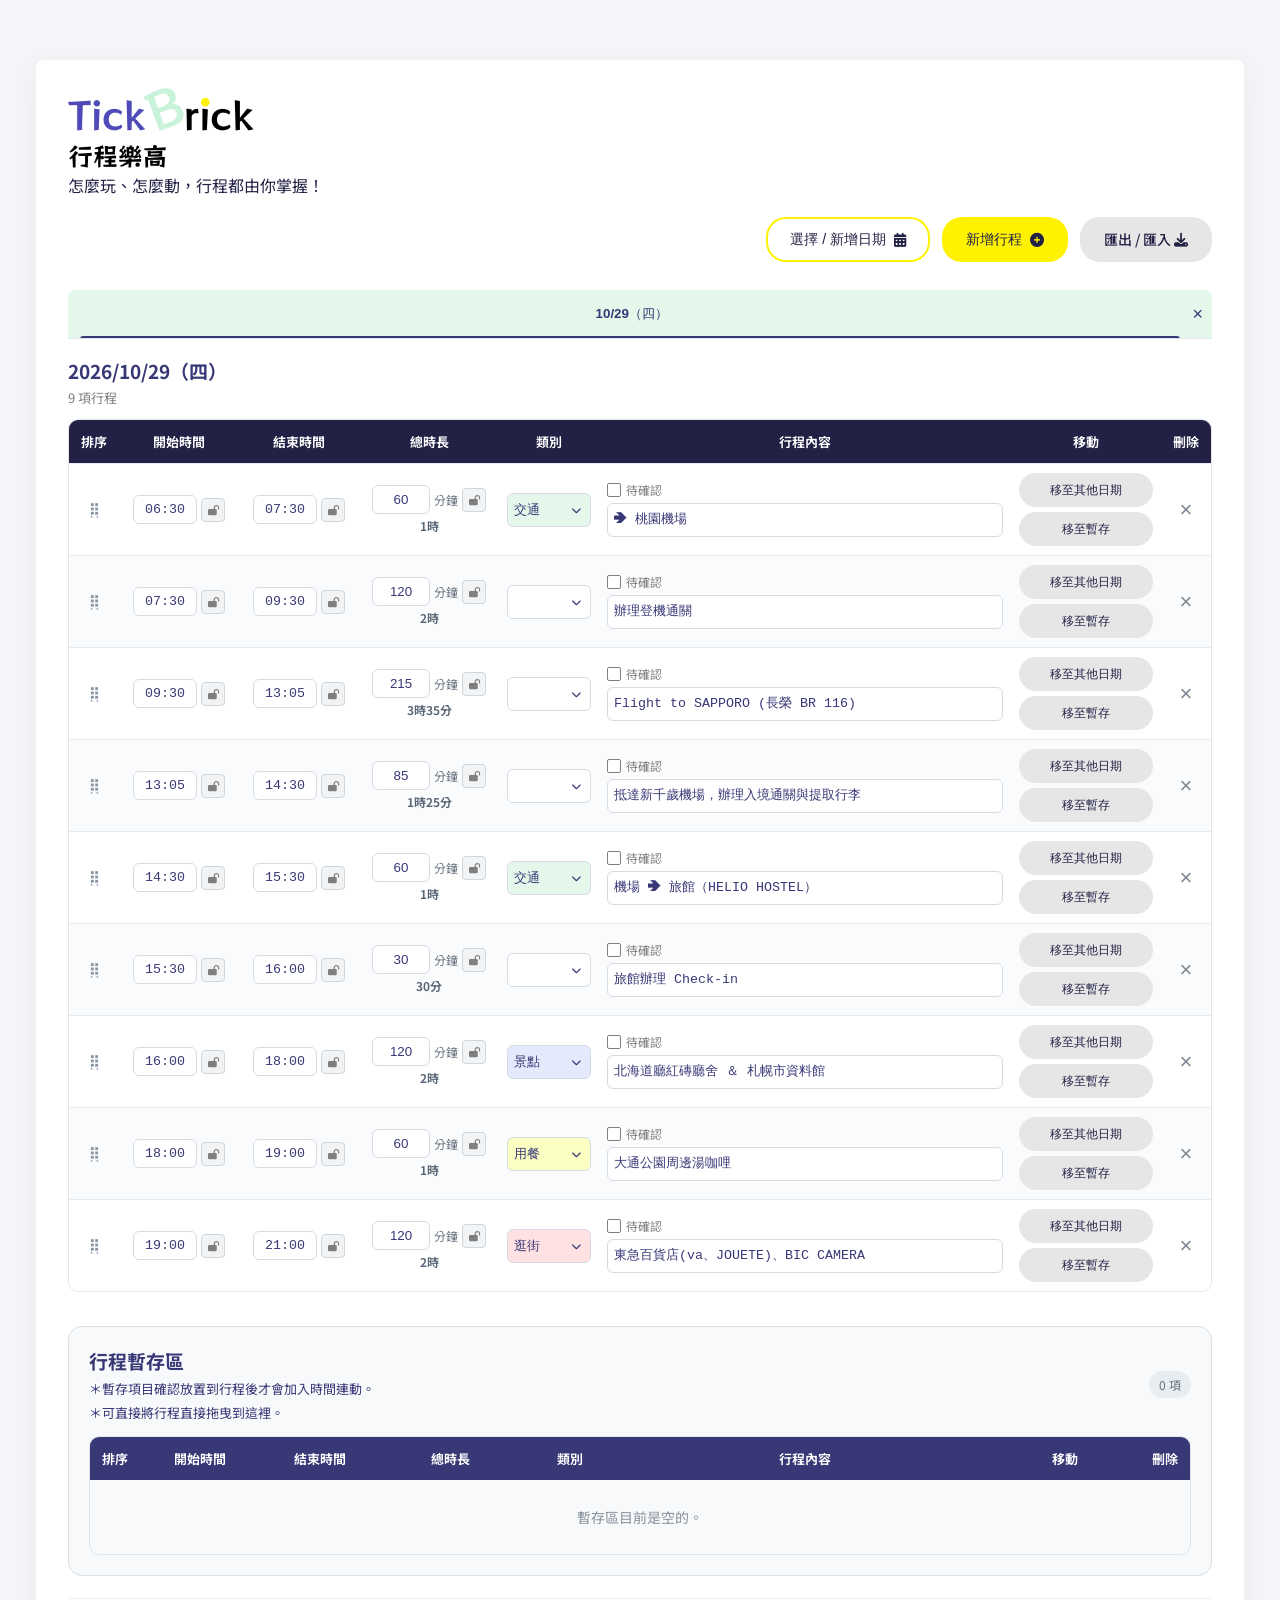
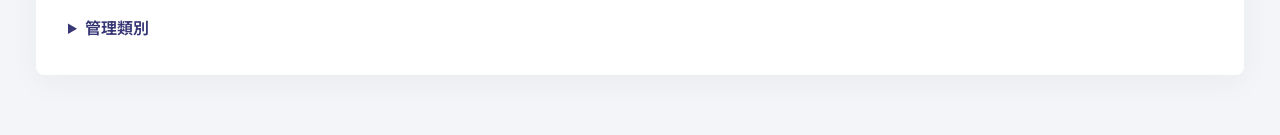
<file: index.html>
<!doctype html>
<html lang="zh-TW">
<head>
  <meta charset="UTF-8">
  <meta name="viewport" content="width=device-width, initial-scale=1">
  <title>行程樂高 TickBrick</title>
  <meta name="description" content="TickBrick 讓行程像積木般自由堆疊。怎麼玩，時間都連動不卡關！">
  <meta name="theme-color" content="#2c3e50">
  <link rel="canonical" href="https://irenewhc.github.io/TickBrick/">
  <meta property="og:title" content="行程樂高 TickBrick">
  <meta property="og:description" content="TickBrick 讓行程像積木般自由堆疊。怎麼玩，時間都連動不卡關！">
  <meta property="og:type" content="website">
  <meta property="og:url" content="https://irenewhc.github.io/TickBrick/">
  <meta property="og:image" content="https://irenewhc.github.io/TickBrick/TickBrick_LOGO_Y.png">
  <meta property="og:image:alt" content="行程樂高 TickBrick 標誌">
  <meta name="twitter:card" content="summary_large_image">
  <meta name="twitter:title" content="行程樂高 TickBrick">
  <meta name="twitter:description" content="TickBrick 讓行程像積木般自由堆疊。怎麼玩，時間都連動不卡關！">
  <meta name="twitter:image" content="https://irenewhc.github.io/TickBrick/TickBrick_LOGO_Y.png">
  <link rel="icon" type="image/png" href="TickBrick_LOGO_Y_N.png">
  <link rel="stylesheet" href="https://cdnjs.cloudflare.com/ajax/libs/font-awesome/6.5.1/css/all.min.css">
  <link href="https://fonts.googleapis.com/css2?family=Noto+Sans+TC:wght@100..900&display=swap" rel="stylesheet">
  <link rel="stylesheet" href="style.css">
</head>
<body>
  <!-- 應用程式主畫面：頁首操作、日期行程與暫存區。 -->
  <main class="container">
    <!-- 品牌與全域操作：日期、新增行程及備份匯出。 -->
    <header class="page-header">
      <div><h1 class="brand-title"><span class="brand-logo-crop"><img src="LOGO_橫_字.png" alt="行程樂高 TickBrick"></span></h1><p class="subtitle">怎麼玩、怎麼動，行程都由你掌握！</p></div>
      <div class="header-actions">
        <button id="calendarToggle" class="button minor" type="button">選擇 / 新增日期  <i class="fa-solid fa-calendar-days"></i></button>
        <button id="addRowButton" class="button primary" type="button">新增行程 <i class="fa-solid fa-circle-plus"></i></button>
        <details class="export-menu">
          <summary>匯出 / 匯入 <i class="fa-solid fa-download"></i></summary>
          <div class="export-menu-list">
            <button id="exportImageButton" class="button" type="button">匯出圖片</button>
            <button id="exportPdfButton" class="button" type="button">匯出 PDF</button>
            <button id="exportJsonButton" class="button" type="button">匯出備份 JSON</button>
            <button id="importJsonButton" class="button" type="button">匯入備份 JSON</button>
          </div>
        </details>
        <input id="importFile" type="file" accept="application/json,.json" hidden>
        <div id="calendarPopover" class="calendar-popover" hidden>
          <div class="calendar-heading"><button id="calendarPrev" aria-label="上個月"><i class="fa-solid fa-angle-left"></i></button><strong id="calendarMonth"></strong><button id="calendarNext" aria-label="下個月"><i class="fa-solid fa-angle-right"></i></button></div>
          <div class="calendar-grid" id="calendarGrid"></div>
          <div class="calendar-legend"><span><i class="legend-has"></i>已有日期頁籤</span><span><i class="legend-none"></i>尚未建立</span></div>
        </div>
      </div>
    </header>

    <!-- 日期頁籤導覽。 -->
    <nav class="date-navigation" aria-label="行程日期">
      <div id="dateTabs" class="date-tabs" role="tablist"></div>
    </nav>

    <!-- 目前日期的正式行程 Grid 清單。 -->
    <section class="day-section">
      <div class="section-heading"><div><h2 id="activeDateTitle"></h2><p id="daySummary"></p></div></div>
      <div class="schedule-wrap">
        <div id="itineraryGrid" class="schedule-grid" role="table" aria-label="當日行程">
          <div class="schedule-header" role="row"><div class="order-col" role="columnheader">排序</div><div class="start-col" role="columnheader">開始時間</div><div class="end-col" role="columnheader">結束時間</div><div class="duration-col" role="columnheader">總時長</div><div class="category-col" role="columnheader">類別</div><div role="columnheader">行程內容</div><div class="move-col" role="columnheader">移動</div><div class="delete-col" role="columnheader">刪除</div></div>
          <div id="tableBody" class="schedule-body" role="rowgroup"></div>
        </div>
        <div id="emptyDay" class="empty-state" hidden>這一天目前沒有行程。你可以新增行程，或將暫存項目放到這一天。</div>
      </div>
    </section>

    <!-- 尚未放入正式時間鏈的共用暫存區。 -->
    <section id="stagingSection" class="staging-section">
      <div class="section-heading"><div><h2>行程暫存區</h2><p class="staging-drop-hint">＊暫存項目確認放置到行程後才會加入時間連動。</p><p class="staging-drop-hint">＊可直接將行程直接拖曳到這裡。</p></div><span id="stagingCount" class="count-badge"></span></div>
      <div class="schedule-wrap"><div id="stagingGrid" class="schedule-grid" role="table" aria-label="行程暫存區"><div class="schedule-header" role="row"><div class="order-col" role="columnheader">排序</div><div class="start-col" role="columnheader">開始時間</div><div class="end-col" role="columnheader">結束時間</div><div class="duration-col" role="columnheader">總時長</div><div class="category-col" role="columnheader">類別</div><div role="columnheader">行程內容</div><div class="move-col" role="columnheader">移動</div><div class="delete-col" role="columnheader">刪除</div></div><div id="stagingBody" class="schedule-body" role="rowgroup"></div></div><div id="emptyStaging" class="empty-state" hidden>暫存區目前是空的。</div></div>
    </section>

    <!-- 類別管理。 -->
    <section class="category-settings"><details id="categorySettings"><summary>管理類別</summary><p class="category-manager-instruction">＊類別名稱、顏色可直接編輯，點擊儲存後生效。</p><div id="categoryColors" class="category-color-list"></div></details></section>
  </main>

  <!-- 共用確認、選擇與衝突提示燈箱。 -->
  <dialog id="appDialog" class="app-dialog"><form method="dialog"><h2 id="dialogTitle"></h2><div id="dialogContent"></div><div id="dialogActions" class="dialog-actions"></div></form></dialog>
  <!-- 短暫系統提示。 -->
  <div id="toast" role="status" aria-live="polite"></div>
  <script src="script.js" defer></script>
</body>
</html>
</file>
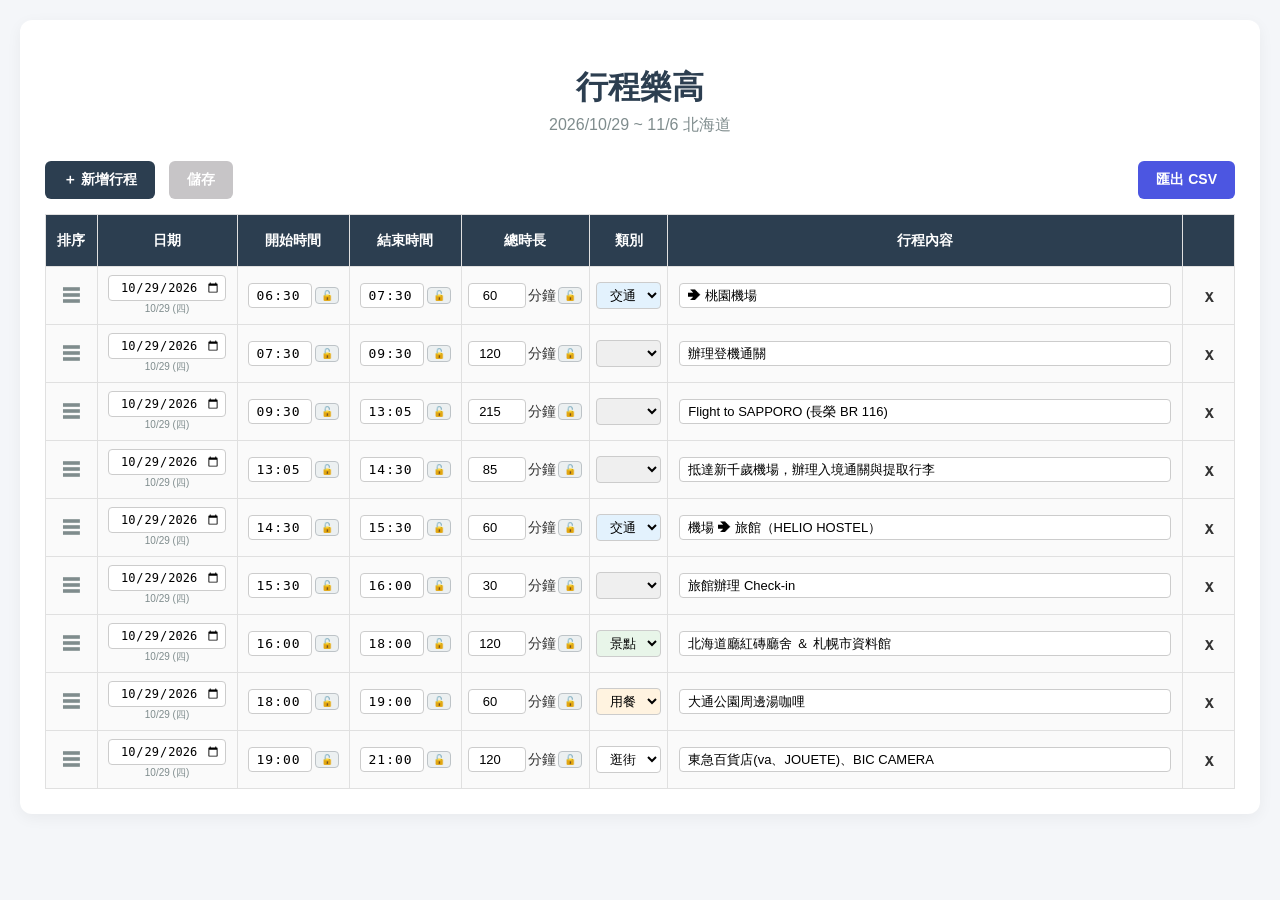
<file: 行程樂高TickBrick_V3.2_未分拆板.html>
<!DOCTYPE html>
<html lang="zh-TW">

<head>
    <meta charset="UTF-8">
    <meta name="viewport" content="width=device-width, initial-scale=1.0">
    <title>行程樂高 TickBrick</title>
    <link rel="icon" type="image/svg+xml" href="data:image/svg+xml,%3Csvg width='400' height='400' viewBox='0 0 400 400' fill='none' xmlns='http://www.w3.org/2000/svg'%3E%3Cg opacity='0.5'%3E%3Cpath d='M102.962 235.733C131.858 235.733 146.312 235.727 155.29 244.702C164.267 253.68 164.274 268.132 164.274 297.03C164.274 325.927 164.267 340.38 155.29 349.357C146.312 358.33 131.856 358.325 102.962 358.325C74.0749 358.325 59.6284 358.328 50.6511 349.357C41.6739 340.38 41.6667 325.927 41.6667 297.03C41.6667 268.132 41.6737 253.68 50.6511 244.702C59.6282 235.73 74.0729 235.733 102.962 235.733Z' fill='%23C1CE00'/%3E%3Cpath d='M271.55 235.733C300.445 235.733 314.9 235.727 323.877 244.702C332.855 253.68 332.862 268.132 332.862 297.03C332.862 325.927 332.855 340.38 323.877 349.357C314.9 358.33 300.443 358.325 271.55 358.325C242.662 358.325 228.215 358.328 219.238 349.357C210.262 340.38 210.253 325.927 210.253 297.03C210.253 268.132 210.262 253.68 219.238 244.702C228.215 235.73 242.66 235.733 271.55 235.733Z' fill='%23C1CE00'/%3E%3Cpath d='M102.962 67.1468C131.86 67.1468 146.312 67.1537 155.29 76.1312C164.265 85.1082 164.274 99.5507 164.274 128.442C164.274 157.34 164.267 171.792 155.29 180.77C146.312 189.747 131.86 189.755 102.962 189.755C74.0706 189.755 59.6281 189.745 50.6511 180.77C41.6737 171.792 41.6667 157.34 41.6667 128.442C41.6667 99.5487 41.6743 85.108 50.6511 76.1312C59.6279 67.1543 74.0686 67.1468 102.962 67.1468Z' fill='%23C1CE00'/%3E%3C/g%3E%3Cpath d='M252.138 50.9654C230.045 73.6089 219 84.9308 219 98.9996C219 113.069 230.045 124.39 252.138 147.034C274.229 169.676 285.274 181 298.999 181C312.726 181 323.771 169.678 345.862 147.034C367.953 124.391 379 113.068 379 98.9996C379 84.9308 367.955 73.6089 345.862 50.9654C323.771 28.3217 312.726 17 298.999 17C285.274 17 274.229 28.3217 252.138 50.9654Z' fill='%237371FF'/%3E%3C/svg%3E ">
    <style>
        body {
            font-family: -apple-system, BlinkMacSystemFont, "Segoe UI", Roboto, sans-serif;
            background-color: #f4f6f9;
            margin: 0;
            padding: 20px;
            color: #333;
        }

        .container {
            max-width: 1300px;
            margin: 0 auto;
            background: #fff;
            padding: 25px;
            border-radius: 12px;
            box-shadow: 0 4px 15px rgba(0, 0, 0, 0.05);
        }

        h1 {
            text-align: center;
            color: #2c3e50;
            margin-bottom: 5px;
        }

        p.subtitle {
            text-align: center;
            color: #7f8c8d;
            margin-top: 0;
            margin-bottom: 25px;
        }

        .toolbar {
            display: flex;
            justify-content: space-between;
            margin-bottom: 15px;
        }

        button {
            background: #2c3e50;
            color: white;
            border: none;
            padding: 10px 18px;
            border-radius: 6px;
            cursor: pointer;
            font-size: 14px;
            font-weight: bold;
        }

        button:hover {
            background: #34495e;
        }

        table {
            width: 100%;
            border-collapse: collapse;
            margin-top: 10px;
            font-size: 14px;
        }

        th,
        td {
            border: 1px solid #e0e0e0;
            padding: 8px 6px;
            text-align: center;
            vertical-align: middle;
            height: 35px;
        }

        th {
            background-color: #2c3e50;
            color: white;
            font-weight: 600;
        }

        /* 各欄位寬度調整 */
        th:nth-child(1),td:nth-child(1) {width: 4%;}/* 排序 */
        th:nth-child(2),td:nth-child(2) {width: 8%;}/* 日期 */
        th:nth-child(3),td:nth-child(3) {width: 8%;}/* 開始時間 */
        th:nth-child(4),td:nth-child(4) {width: 8%;}/* 結束時間 */
        th:nth-child(5),td:nth-child(5) {width: 10%;}/* 總時長 */
        th:nth-child(6),td:nth-child(6) {width: 6%;}/* 類別 */
        th:nth-child(7),td:nth-child(7) {width: 40%;}/* 行程內容 */
        th:nth-child(8),td:nth-child(8) {width: 4%;}/* 刪除 */

        /* 拖曳排序樣式 */
        tr.draggable-row {
            background-color: #fafafa;
        }

        tr.dragging {
            opacity: 0.4;
            background: #dcdde1 !important;
        }

        tr.drag-over {
            border-top: 3px solid #3498db !important;
            background-color: #ebf5fb !important;
        }

        /* 新增列的外框提示 */
        tr.new-row-highlight { 
            /* border: 3px solid #e7fd47 !important;  */
            background-color: #e9f49d !important; 
        }

        /* 衝突鎖定列的紅色閃爍外框提示 */
        tr.conflict-highlight {
            border: 3px solid #e74c3c !important;
            background-color: #fdedec !important;
            animation: pulse-border 1s infinite alternate;
        }

        @keyframes pulse-border {
            0% {
                border-color: #e74c3c;
                box-shadow: 0 0 5px rgba(231, 76, 60, 0.5);
            }

            100% {
                border-color: #c0392b;
                box-shadow: 0 0 15px rgba(192, 57, 43, 0.8);
            }
        }

        /* 手動修改欄位的專屬高亮底色與外框提示 */
        .conflict-field-highlight {
            background-color: #ffeaa7 !important;
            /* border: 2px solid #d63031 !important; */
            box-shadow: 0 0 8px rgba(214, 48, 49, 0.6);
            font-weight: bold;
        }

        .drag-handle {
            cursor: grab;
            color: #7f8c8d;
            font-size: 18px;
            user-select: none;
            font-weight: bold;
            display: inline-block;
            padding: 4px 8px;
        }

        .drag-handle:active {
            cursor: grabbing;
        }

        .delete-btn {
            background: transparent;
            border: none;
            font-size: 18px;
            cursor: pointer;
            padding: 4px 8px;
            border-radius: 4px;
            transition: background 0.2s;
            color: #333;
            line-height: 18px;
        }

        .delete-btn:hover {
            background: #cececf;
        }

        input,
        select {
            padding: 4px;
            border: 1px solid #ccc;
            border-radius: 4px;
            text-align: center;
            font-size: 13px;
            transition: all 0.3s;
        }

        input[type="text"] {
            text-align: left;
            padding-left: 8px;
            width: 95%;
        }

        input[type="date"] {
            width: 85%;
            font-size: 12px;
        }

        input.time-input {
            width: 50px;
            font-family: monospace;
            letter-spacing: 1px;
        }

        .time-cell {
            display: flex;
            align-items: center;
            justify-content: center;
            gap: 3px;
        }

        .cat-transport {
            background-color: #E3F2FD !important;
        }

        .cat-meal {
            background-color: #FFF3E0 !important;
        }

        .cat-attraction {
            background-color: #E8F5E9 !important;
        }

        .cat-shopping {
            background-color: #FFFFFF !important;
        }

        .lock-btn {
            background: #ecf0f1;
            color: #7f8c8d;
            border: 1px solid #bdc3c7;
            padding: 2px 5px;
            border-radius: 4px;
            cursor: pointer;
            font-size: 10px;
        }

        .lock-btn.locked {
            background: #e74c3c;
            color: white;
            border-color: #c0392b;
        }

        .modal-overlay {
            display: none;
            position: fixed;
            top: 0;
            left: 0;
            width: 100%;
            height: 100%;
            background: rgba(0, 0, 0, 0.5);
            z-index: 1000;
            justify-content: center;
            align-items: center;
        }

        .modal-box {
            background: white;
            padding: 30px;
            border-radius: 12px;
            width: 460px;
            box-shadow: 0 10px 25px rgba(0, 0, 0, 0.2);
            text-align: center;
        }

        .modal-box h3 {
            margin-top: 0;
            color: #2c3e50;
        }

        .modal-buttons {
            display: flex;
            flex-direction: column;
            gap: 10px;
            margin-top: 20px;
        }

        .modal-buttons button {
            padding: 12px;
            font-size: 15px;
            background: #3498db;
        }

        .modal-buttons button:hover {
            background: #2980b9;
        }

        #toast {
            position: fixed;
            bottom: 30px;
            right: 30px;
            background: #5cf3c5;
            color: rgb(98, 94, 94);
            padding: 12px 24px;
            border-radius: 8px;
            box-shadow: 0 4px 12px rgba(0, 0, 0, 0.15);
            font-weight: bold;
            display: none;
            z-index: 1100;
            transition: opacity 0.3s;
        }
    </style>
</head>

<body>

    <div class="container">
        <h1>行程樂高</h1>
        <p class="subtitle">2026/10/29 ~ 11/6 北海道</p>

        <div class="toolbar">
            <div>
                <button onclick="addRow()">＋ 新增行程</button>
                <button onclick="saveData()" style="background: #c7c5c7; margin-left: 10px;">儲存</button>
            </div>
            <button onclick="exportCSV()" style="background: #4c56e1;">匯出 CSV</button>
        </div>

        <table id="itineraryTable">
            <thead>
                <tr>
                    <th>排序</th>
                    <th>日期</th>
                    <th>開始時間</th>
                    <th>結束時間</th>
                    <th>總時長</th>
                    <th>類別</th>
                    <th>行程內容</th>
                    <th></th>
                </tr>
            </thead>
            <tbody id="tableBody"></tbody>
        </table>
    </div>

    <!-- 燈箱 Modal -->
    <div id="customModal" class="modal-overlay">
        <div class="modal-box">
            <h3 id="modalTitle">提示訊息</h3>
            <p id="modalDesc" style="color: #666; font-size: 14px; line-height: 1.5;"></p>
            <div class="modal-buttons" id="modalButtonsContainer"></div>
        </div>
    </div>

    <div id="toast">提示訊息</div>

    <script>
        let itineraryData = [
            { date: "2026-10-29", start: "06:30", end: "07:30", duration: 60, lock: "none", baseline: { start: "06:30", end: "07:30", duration: 60 }, category: "交通", content: "➔ 桃園機場" },
            { date: "2026-10-29", start: "07:30", end: "09:30", duration: 120, lock: "none", baseline: { start: "07:30", end: "09:30", duration: 120 }, category: "", content: "辦理登機通關" },
            { date: "2026-10-29", start: "09:30", end: "13:05", duration: 215, lock: "none", baseline: { start: "09:30", end: "13:05", duration: 215 }, category: "", content: "Flight to SAPPORO (長榮 BR 116)" },
            { date: "2026-10-29", start: "13:05", end: "14:30", duration: 85, lock: "none", baseline: { start: "13:05", end: "14:30", duration: 85 }, category: "", content: "抵達新千歲機場，辦理入境通關與提取行李" },
            { date: "2026-10-29", start: "14:30", end: "15:30", duration: 60, lock: "none", baseline: { start: "14:30", end: "15:30", duration: 60 }, category: "交通", content: "機場 ➔ 旅館（HELIO HOSTEL）" },
            { date: "2026-10-29", start: "15:30", end: "16:00", duration: 30, lock: "none", baseline: { start: "15:30", end: "16:00", duration: 30 }, category: "", content: "旅館辦理 Check-in" },
            { date: "2026-10-29", start: "16:00", end: "18:00", duration: 120, lock: "none", baseline: { start: "16:00", end: "18:00", duration: 120 }, category: "景點", content: "北海道廳紅磚廳舍 ＆ 札幌市資料館" },
            { date: "2026-10-29", start: "18:00", end: "19:00", duration: 60, lock: "none", baseline: { start: "18:00", end: "19:00", duration: 60 }, category: "用餐", content: "大通公園周邊湯咖哩" },
            { date: "2026-10-29", start: "19:00", end: "21:00", duration: 120, lock: "none", baseline: { start: "19:00", end: "21:00", duration: 120 }, category: "逛街", content: "東急百貨店(va、JOUETE)、BIC CAMERA" }
        ];

        if (localStorage.getItem('hokkaido_itinerary_v47')) {
            itineraryData = JSON.parse(localStorage.getItem('hokkaido_itinerary_v47'));
            itineraryData.forEach(row => {
                if (!row.baseline) {
                    row.baseline = { start: row.start, end: row.end, duration: row.duration };
                }
            });
        }

        function showToast(message) {
            const toast = document.getElementById('toast');
            toast.innerText = message;
            toast.style.display = 'block';
            setTimeout(() => {
                toast.style.display = 'none';
            }, 2500);
        }

        function formatDateDisplay(dateStr) {
            if (!dateStr) return "";
            let d = new Date(dateStr);
            if (isNaN(d.getTime())) return dateStr;
            let m = String(d.getMonth() + 1).padStart(2, '0');
            let day = String(d.getDate()).padStart(2, '0');
            let weekdays = ['日', '一', '二', '三', '四', '五', '六'];
            return `${m}/${day} (${weekdays[d.getDay()]})`;
        }

        function formatTimeString(val) {
            if (!val) return "00:00";
            val = val.replace(/[^\d:]/g, '');
            if (!val.includes(':')) {
                if (val.length === 3) val = '0' + val;
                if (val.length === 4) {
                    val = val.slice(0, 2) + ':' + val.slice(2, 4);
                } else if (val.length <= 2) {
                    val = val.padStart(2, '0') + ':00';
                }
            }
            let parts = val.split(':');
            let h = parseInt(parts[0]) || 0;
            let m = parseInt(parts[1]) || 0;
            if (h > 23) h = 23;
            if (m > 59) m = 59;
            return String(h).padStart(2, '0') + ':' + String(m).padStart(2, '0');
        }

        let modifiedIndex = null;
        let modifiedField = null;
        let lockedConflictIndex = null;

        function renderTable() {
            const tbody = document.getElementById('tableBody');
            tbody.innerHTML = '';

            itineraryData.forEach((item, index) => {
                let tr = document.createElement('tr');
                tr.className = 'draggable-row';

                // 如果是新增行程，加上標記樣式
                if (item.isNew) {
                    tr.classList.add('new-row-highlight');
                }

                // 只要使用者點擊新增行程的任何地方，就自動拔除標記
                tr.addEventListener('focusin', () => {
                    if (item.isNew) {
                        item.isNew = false;
                        tr.classList.remove('new-row-highlight');
                    }
                })

                if (index === lockedConflictIndex) {
                    tr.classList.add('conflict-highlight');
                }
                tr.dataset.index = index;

                tr.addEventListener('dragover', handleDragOver);
                tr.addEventListener('dragleave', handleDragLeave);
                tr.addEventListener('drop', handleDrop);

                let catClass = '';
                if (item.category === '交通') catClass = 'cat-transport';
                else if (item.category === '用餐') catClass = 'cat-meal';
                else if (item.category === '景點') catClass = 'cat-attraction';
                else if (item.category === '逛街') catClass = 'cat-shopping';

                let startLocked = (item.lock === 'start');
                let endLocked = (item.lock === 'end');
                let durLocked = (item.lock === 'duration');

                let isStartModified = (index === modifiedIndex && modifiedField === 'start');
                let isEndModified = (index === modifiedIndex && modifiedField === 'end');
                let isDurModified = (index === modifiedIndex && modifiedField === 'duration');

                tr.innerHTML = `
            <td><span class="drag-handle" draggable="true" ondragstart="handleDragStart(event, ${index})" title="調整排序">☰</span></td>
            <td>
                <input type="date" value="${item.date}" onchange="updateData(${index}, 'date', this.value)">
                <div style="font-size: 10px; color: #7f8c8d; margin-top: 1px;">${formatDateDisplay(item.date)}</div>
            </td>
            <td>
                <div class="time-cell">
                    <input type="text" class="time-input ${isStartModified ? 'conflict-field-highlight' : ''}" value="${item.start}" placeholder="HH:MM" ${startLocked ? 'readonly' : ''} onchange="handleTimeChange(${index}, 'start', this.value)">
                    <button class="lock-btn ${startLocked ? 'locked' : ''}" onclick="toggleLock(${index}, 'start')">${startLocked ? '🔒' : '🔓'}</button>
                </div>
            </td>
            <td>
                <div class="time-cell">
                    <input type="text" class="time-input ${isEndModified ? 'conflict-field-highlight' : ''}" value="${item.end}" placeholder="HH:MM" ${endLocked ? 'readonly' : ''} onchange="handleTimeChange(${index}, 'end', this.value)">
                    <button class="lock-btn ${endLocked ? 'locked' : ''}" onclick="toggleLock(${index}, 'end')">${endLocked ? '🔒' : '🔓'}</button>
                </div>
            </td>
            <td>
                <div class="time-cell" style="justify-content: center; gap: 2px;">
                    <input type="number" class="${isDurModified ? 'conflict-field-highlight' : ''}" value="${item.duration}" ${durLocked ? 'readonly' : ''} onchange="handleInputChange(${index}, 'duration', this.value)" style="width: 48px;">分鐘
                    <button class="lock-btn ${durLocked ? 'locked' : ''}" onclick="toggleLock(${index}, 'duration')">${durLocked ? '🔒' : '🔓'}</button>
                </div>
            </td>
            <td>
                <select class="${catClass}" onchange="updateCategory(${index}, this.value)" style="width: 100%;">
                    <option value="" ${item.category === '' ? 'selected' : ''}></option>
                    <option value="交通" ${item.category === '交通' ? 'selected' : ''}>交通</option>
                    <option value="逛街" ${item.category === '逛街' ? 'selected' : ''}>逛街</option>
                    <option value="景點" ${item.category === '景點' ? 'selected' : ''}>景點</option>
                    <option value="用餐" ${item.category === '用餐' ? 'selected' : ''}>用餐</option>
                </select>
            </td>
            <td><input type="text" value="${item.content}" onchange="updateData(${index}, 'content', this.value)"></td>
            <td><button class="delete-btn" onclick="confirmDelete(${index})" title="刪除此行程">ｘ</button></td>
        `;
                tbody.appendChild(tr);
            });
        }

        // 刪除確認燈箱
        function confirmDelete(index) {
            let modal = document.getElementById('customModal');
            let titleEl = document.getElementById('modalTitle');
            let descEl = document.getElementById('modalDesc');
            let btnContainer = document.getElementById('modalButtonsContainer');

            let item = itineraryData[index];
            let contentDesc = item.content ? `「${item.content}」` : `第 ${index + 1} 項行程`;

            titleEl.innerText = `確認刪除行程`;
            descEl.innerHTML = `您確定要刪除以下行程嗎？<br><br><span style="color: #2c3e50; font-weight: bold; background: #ecf0f1; padding: 4px 8px; border-radius: 4px; display: inline-block;">${item.start} ~ ${item.end} : ${item.content || '(無內容)'}</span>`;
            btnContainer.innerHTML = '';

            let confirmBtn = document.createElement('button');
            confirmBtn.innerText = `刪除`;
            confirmBtn.style.background = '#e74c3c';
            confirmBtn.onclick = () => {
                executeDelete(index);
                modal.style.display = 'none';
            };

            let cancelBtn = document.createElement('button');
            cancelBtn.innerText = `取消`;
            cancelBtn.style.background = '#95a5a6';
            cancelBtn.onclick = () => {
                modal.style.display = 'none';
            };

            btnContainer.appendChild(confirmBtn);
            btnContainer.appendChild(cancelBtn);
            modal.style.display = 'flex';
        }

        function executeDelete(index) {
            itineraryData.splice(index, 1);
            if (itineraryData.length > 0) {
                cascadeBidirectional(Math.max(0, index - 1));
            }
            renderTable();
            showToast('行程已刪除，時間自動串聯完成');
        }

        // 拖曳排序相關
        let draggedIndex = null;
        function handleDragStart(e, index) {
            lockedConflictIndex = null;
            modifiedIndex = null;
            modifiedField = null;

            draggedIndex = index;
            e.dataTransfer.setData('text/plain', draggedIndex);
            e.dataTransfer.effectAllowed = 'move';
            setTimeout(() => {
                let rows = document.querySelectorAll('#tableBody tr');
                if (rows[draggedIndex]) rows[draggedIndex].classList.add('dragging');
            }, 0);
        }
        function handleDragOver(e) { e.preventDefault(); this.closest('tr').classList.add('drag-over'); }
        function handleDragLeave(e) { this.closest('tr').classList.remove('drag-over'); }
        function handleDrop(e) {
            e.preventDefault();
            let targetRow = this.closest('tr');
            targetRow.classList.remove('drag-over');
            let droppedIndex = parseInt(targetRow.dataset.index);

            document.querySelectorAll('tr').forEach(tr => tr.classList.remove('dragging', 'drag-over'));

            if (isNaN(draggedIndex) || draggedIndex === droppedIndex) return;

            //只要完成拖曳，就把被拖曳的那列標記狀態解除
            //先註解，因為如果只拖曳，標記狀態留著比較友善
            // if (itineraryData[draggedIndex]) {
            //     itineraryData[draggedIndex].isNew = false;
            // }

            let backup = JSON.parse(JSON.stringify(itineraryData));
            let movedItem = itineraryData.splice(draggedIndex, 1)[0];
            itineraryData.splice(droppedIndex, 0, movedItem);

            let conflict = checkTimeLockConflict(0);
            if (conflict) {
                itineraryData = backup;
                lockedConflictIndex = conflict.rowIndex;
                modifiedIndex = null;
                modifiedField = null;
                renderTable();
                openConflictModal(conflict.message);
                return;
            }

            cascadeBidirectional(0);
            renderTable();
            showToast('排序已更新，時間自動串聯完成');
        }

        function toggleLock(index, field) {
            if (itineraryData[index].lock === field) {
                itineraryData[index].lock = 'none';
            } else {
                itineraryData[index].lock = field;
            }
            renderTable();
        }

        const timeToMin = (t) => {
            let parts = (t || "00:00").split(':');
            return parseInt(parts[0]) * 60 + parseInt(parts[1]);
        };
        const minToTime = (m) => {
            if (isNaN(m)) return "00:00";
            if (m < 0) m += 1440;
            let h = Math.floor(m / 60) % 24;
            let min = m % 60;
            return String(h).padStart(2, '0') + ':' + String(min).padStart(2, '0');
        };

        function handleTimeChange(index, field, value) {
            let formatted = formatTimeString(value);
            handleInputChange(index, field, formatted);
        }

        // 核心邏輯 V1:檢核任一行程更改是否有跟目前鎖定欄位有衝突
        function checkTimeLockConflict(startIndex) {
            // 1. 先把當前資料備份起來，並記錄哪些行原本就被鎖定、其原始數值是多少
            let originalLocks = itineraryData.map(row => ({
                lock: row.lock,
                start: row.start,
                end: row.end,
                duration: row.duration
            }));

            // 2. 進行一次完整的雙向連動模擬（從修改處往上、再往下，或直接從 0 開始全面 cascade）
            let simData = JSON.parse(JSON.stringify(itineraryData));
    
            // 執行全面雙向模擬
            for (let i = startIndex; i > 0; i--) {
                let curr = simData[i];
                let prev = simData[i - 1];
                if (curr.date === prev.date || !prev.date || prev.date.trim() === "") {
                    prev.end = curr.start;
                    if (prev.lock === 'duration') {
                        let pEndMin = timeToMin(prev.end);
                        let pDur = parseInt(prev.duration) || 60;
                        prev.start = minToTime(pEndMin - pDur);
                    } else {
                        let psMin = timeToMin(prev.start);
                        let peMin = timeToMin(prev.end);
                        let pdur = peMin - psMin;
                        if (pdur < 0) pdur += 1440;
                        prev.duration = pdur;
                    }
                }
            }

            for (let i = 0; i < simData.length - 1; i++) {
                let curr = simData[i];
                let next = simData[i + 1];
                if (curr.date === next.date || !next.date || next.date.trim() === "") {
                    next.start = curr.end;
                    if (next.lock === 'duration') {
                        let nsMin = timeToMin(next.start);
                        let ndur = parseInt(next.duration) || 60;
                        next.end = minToTime(nsMin + ndur);
                    } else {
                        let nsMin = timeToMin(next.start);
                        let ndur = parseInt(next.duration) || 60;
                        next.end = minToTime(nsMin + ndur);
                    }
                }
            }

            // 3. 檢查全場：只要有任何一個原本被鎖定的欄位，其數值在模擬後被改變了，就是衝突！
            for (let i = 0; i < simData.length; i++) {
                let orig = originalLocks[i];
                let sim = simData[i];

                if (orig.lock && orig.lock !== 'none') {
                    let fieldToCheck = orig.lock; // 'start', 'end', 或 'duration'
                    if (orig[fieldToCheck] !== sim[fieldToCheck]) {
                        let itemDesc = sim.content ? `「${sim.content}」` : `第 ${i + 1} 項`;
                        //let fieldNames = { 'start': '開始時間', 'end': '結束時間'};
                        let fieldNames = { 'start': '開始時間', 'end': '結束時間', 'duration': '總時長' };
                        return {
                            rowIndex: i,
                            message: `${itemDesc} 的${fieldNames[fieldToCheck]}已經被鎖定，無法被連動覆蓋，請重新確認。`
                        };
                    }
                }
            }

            return null;
        }

        // 核心邏輯 V0:檢核下方行程更改是否有跟上方鎖定欄位衝突
        /*function checkTimeLockConflict(startIndex) {
            let simData = JSON.parse(JSON.stringify(itineraryData));

            for (let i = startIndex; i > 0; i--) {
                let curr = simData[i];
                let prev = simData[i - 1];
                if (curr.date === prev.date || !prev.date || prev.date.trim() === "") {
                    let targetNewEnd = curr.start;
                    if (prev.lock === 'end' && prev.end !== targetNewEnd) {
                        let itemDesc = prev.content ? `「${prev.content}」` : `第 ${i} 項`;
                        return {
                            rowIndex: i - 1,
                            message: `${itemDesc} 的結束時間已經被鎖定，無法被更新，請重新確認。`
                        };
                    }
                    prev.end = targetNewEnd;

                    if (prev.lock === 'duration') {
                        let pEndMin = timeToMin(prev.end);
                        let pDur = parseInt(prev.duration) || 60;
                        prev.start = minToTime(pEndMin - pDur);
                    } else {
                        let psMin = timeToMin(prev.start);
                        let peMin = timeToMin(prev.end);
                        let pdur = peMin - psMin;
                        if (pdur < 0) pdur += 1440;
                        prev.duration = pdur;
                    }
                }
            }

            for (let i = startIndex; i < simData.length - 1; i++) {
                let curr = simData[i];
                let next = simData[i + 1];
                if (curr.date === next.date || !next.date || next.date.trim() === "") {
                    let targetNewStart = curr.end;
                    if (next.lock === 'start' && next.start !== targetNewStart) {
                        let itemDesc = next.content ? `「${next.content}」` : `第 ${i + 2} 項`;
                        return {
                            rowIndex: i + 1,
                            message: `${itemDesc} 的開始時間已經被鎖定，無法被更新，請重新確認。`
                        };
                    }
                    next.start = targetNewStart;

                    if (next.lock === 'duration') {
                        let nsMin = timeToMin(next.start);
                        let ndur = parseInt(next.duration) || 60;
                        next.end = minToTime(nsMin + ndur);
                    } else {
                        let nsMin = timeToMin(next.start);
                        let ndur = parseInt(next.duration) || 60;
                        next.end = minToTime(nsMin + ndur);
                    }
                }
            }
            return null;
        }
        */

        function handleInputChange(index, field, value) {
            lockedConflictIndex = null;
            modifiedIndex = null;
            modifiedField = null;
            let backup = JSON.parse(JSON.stringify(itineraryData));

            let row = itineraryData[index];
            row[field] = value;

            if (row.lock && row.lock !== 'none') {
                let fixedField = row.lock;
                let targetField = ['start', 'end', 'duration'].find(f => f !== fixedField && f !== field);
                if (!targetField) {
                    targetField = ['start', 'end', 'duration'].find(f => f !== fixedField);
                }
                executeDirectCalculation(index, fixedField, targetField);

                let conflict = checkTimeLockConflict(index);
                if (conflict) {
                    itineraryData = backup;
                    lockedConflictIndex = conflict.rowIndex;
                    modifiedIndex = index;
                    modifiedField = field;
                    renderTable();
                    openConflictModal(conflict.message);
                    return;
                }
                cascadeBidirectional(index);
                renderTable();
                return;
            }

            let changedFields = [];
            if (row.start !== row.baseline.start) changedFields.push('start');
            if (row.end !== row.baseline.end) changedFields.push('end');
            if (String(row.duration) !== String(row.baseline.duration)) changedFields.push('duration');

            if (changedFields.length === 1) {
                openLightbox(index, changedFields[0]);
                return;
            } else {
                let allFields = ['start', 'end', 'duration'];
                let unChanged = allFields.filter(f => !changedFields.includes(f));
                let targetToCalculate = unChanged.length > 0 ? unChanged[0] : 'duration';

                executeCalculation(index, targetToCalculate);

                let conflict = checkTimeLockConflict(index);
                if (conflict) {
                    itineraryData = backup;
                    lockedConflictIndex = conflict.rowIndex;
                    modifiedIndex = index;
                    modifiedField = field;
                    renderTable();
                    openConflictModal(conflict.message);
                    return;
                }
                cascadeBidirectional(index);
                renderTable();
            }
        }

        function executeDirectCalculation(index, fixedField, targetField) {
            let row = itineraryData[index];
            let sMin = timeToMin(row.start);
            let eMin = timeToMin(row.end);
            let dur = parseInt(row.duration) || 0;

            if (fixedField === 'start' && targetField === 'end') {
                row.end = minToTime(sMin + dur);
            } else if (fixedField === 'start' && targetField === 'duration') {
                row.duration = eMin - sMin;
                if (row.duration < 0) row.duration += 1440;
            } else if (fixedField === 'end' && targetField === 'start') {
                row.start = minToTime(eMin - dur);
            } else if (fixedField === 'end' && targetField === 'duration') {
                row.duration = eMin - sMin;
                if (row.duration < 0) row.duration += 1440;
            } else if (fixedField === 'duration' && targetField === 'end') {
                row.end = minToTime(sMin + dur);
            } else if (fixedField === 'duration' && targetField === 'start') {
                row.start = minToTime(eMin - dur);
            }
            row.baseline = { start: row.start, end: row.end, duration: row.duration };
        }

        function openLightbox(index, changedField) {
            let modal = document.getElementById('customModal');
            let titleEl = document.getElementById('modalTitle');
            let descEl = document.getElementById('modalDesc');
            let btnContainer = document.getElementById('modalButtonsContainer');

            let fieldNames = { 'start': '開始時間', 'end': '結束時間', 'duration': '總時長' };
            titleEl.innerText = `請選擇推算方式`;
            descEl.innerText = `您剛剛修改了第 ${index + 1} 列的「${fieldNames[changedField]}」，請選擇要固定哪一個欄位來進行推算：`;
            btnContainer.innerHTML = '';

            let otherFields = ['start', 'end', 'duration'].filter(f => f !== changedField);

            otherFields.forEach(targetField => {
                let btn = document.createElement('button');
                if (changedField === 'start') {
                    if (targetField === 'duration') btn.innerText = `「總時長」不變，推算結束時間`;
                    else btn.innerText = `「結束時間」不變，推算總時長`;
                } else if (changedField === 'duration') {
                    if (targetField === 'start') btn.innerText = `「開始時間」不變，推算結束時間`;
                    else btn.innerText = `「結束時間」不變，推算開始時間`;
                } else if (changedField === 'end') {
                    if (targetField === 'start') btn.innerText = `「開始時間」不變，推算總時長`;
                    else btn.innerText = `「總時長」不變，推算開始時間`;
                }

                btn.onclick = () => {
                    let backup = JSON.parse(JSON.stringify(itineraryData));
                    executeSingleFieldChoice(index, changedField, targetField);

                    let conflict = checkTimeLockConflict(index);
                    if (conflict) {
                        itineraryData = backup;
                        lockedConflictIndex = conflict.rowIndex;
                        modifiedIndex = index;
                        modifiedField = changedField;
                        renderTable();
                        modal.style.display = 'none';
                        openConflictModal(conflict.message);
                        return;
                    }
                    cascadeBidirectional(index);
                    renderTable();
                    modal.style.display = 'none';
                };
                btnContainer.appendChild(btn);
            });

            modal.style.display = 'flex';
        }

        function openConflictModal(message) {
            let modal = document.getElementById('customModal');
            let titleEl = document.getElementById('modalTitle');
            let descEl = document.getElementById('modalDesc');
            let btnContainer = document.getElementById('modalButtonsContainer');

            titleEl.innerText = `⚠️ 行程時間衝突警告 ⚠️`;
            descEl.innerHTML = `<span style="color: #c0392b; font-weight: bold;">${message}</span><br><br>💡 提示：系統已復原至修改前的狀態。<br>💡 <span>提示：黃色為您剛剛修改的欄位，紅框列為發生衝突的行程。</span>`;
            btnContainer.innerHTML = '';

            let okBtn = document.createElement('button');
            okBtn.innerText = `我知道了`;
            okBtn.style.background = '#e74c3c';
            okBtn.onclick = () => {
                modal.style.display = 'none';
            };
            btnContainer.appendChild(okBtn);

            modal.style.display = 'flex';
        }

        function executeSingleFieldChoice(index, changedField, targetField) {
            let row = itineraryData[index];
            let sMin = timeToMin(row.start);
            let eMin = timeToMin(row.end);
            let dur = parseInt(row.duration) || 0;
            let targetCalculatedName = '';

            if (changedField === 'start') {
                if (targetField === 'duration') {
                    row.end = minToTime(sMin + dur);
                    targetCalculatedName = '結束時間';
                } else {
                    row.duration = eMin - sMin;
                    if (row.duration < 0) row.duration += 1440;
                    targetCalculatedName = '總時長';
                }
            } else if (changedField === 'duration') {
                if (targetField === 'start') {
                    row.end = minToTime(sMin + dur);
                    targetCalculatedName = '結束時間';
                } else {
                    row.start = minToTime(eMin - dur);
                    targetCalculatedName = '開始時間';
                }
            } else if (changedField === 'end') {
                if (targetField === 'start') {
                    row.duration = eMin - sMin;
                    if (row.duration < 0) row.duration += 1440;
                    targetCalculatedName = '總時長';
                } else {
                    row.start = minToTime(eMin - dur);
                    targetCalculatedName = '開始時間';
                }
            }
            showToast(`${targetCalculatedName}已修正`);
            row.baseline = { start: row.start, end: row.end, duration: row.duration };
        }

        function executeCalculation(index, targetToCalculate) {
            let row = itineraryData[index];
            let sMin = timeToMin(row.start);
            let eMin = timeToMin(row.end);
            let dur = parseInt(row.duration) || 0;

            if (targetToCalculate === 'duration') {
                row.duration = eMin - sMin;
                if (row.duration < 0) row.duration += 1440;
            } else if (targetToCalculate === 'end') {
                row.end = minToTime(sMin + dur);
            } else if (targetToCalculate === 'start') {
                row.start = minToTime(eMin - dur);
            }
            row.baseline = { start: row.start, end: row.end, duration: row.duration };
        }

        function cascadeBidirectional(startIndex) {
            for (let i = startIndex; i > 0; i--) {
                let curr = itineraryData[i];
                let prev = itineraryData[i - 1];
                if (curr.date === prev.date || !prev.date || prev.date.trim() === "") {
                    prev.end = curr.start;

                    if (prev.lock === 'duration') {
                        let pEndMin = timeToMin(prev.end);
                        let pDur = parseInt(prev.duration) || 60;
                        prev.start = minToTime(pEndMin - pDur);
                    } else {
                        let psMin = timeToMin(prev.start);
                        let peMin = timeToMin(prev.end);
                        let pdur = peMin - psMin;
                        if (pdur < 0) pdur += 1440;
                        prev.duration = pdur;
                    }
                    prev.baseline = { start: prev.start, end: prev.end, duration: prev.duration };
                }
            }

            for (let i = startIndex; i < itineraryData.length - 1; i++) {
                let curr = itineraryData[i];
                let next = itineraryData[i + 1];
                if (curr.date === next.date || !next.date || next.date.trim() === "") {
                    next.start = curr.end;

                    if (next.lock === 'duration') {
                        let nsMin = timeToMin(next.start);
                        let ndur = parseInt(next.duration) || 60;
                        next.end = minToTime(nsMin + ndur);
                    } else {
                        let nsMin = timeToMin(next.start);
                        let ndur = parseInt(next.duration) || 60;
                        next.end = minToTime(nsMin + ndur);
                    }
                    next.baseline = { start: next.start, end: next.end, duration: next.duration };
                }
            }
        }

        function updateData(index, field, value) {
            lockedConflictIndex = null;
            modifiedIndex = null;
            modifiedField = null;
            
            let backup = JSON.parse(JSON.stringify(itineraryData));
            itineraryData[index][field] = value;
            itineraryData[index].baseline[field] = value;

            if (field === 'date') {
                let conflict = checkTimeLockConflict(index);
                if (conflict) {
                    itineraryData = backup;
                    lockedConflictIndex = conflict.rowIndex;
                    modifiedIndex = index;
                    modifiedField = field;
                    renderTable();
                    openConflictModal(conflict.message);
                    return;
                }
                cascadeBidirectional(index);
                renderTable();
            }
        }

        function updateCategory(index, value) {
            itineraryData[index].category = value;
            renderTable();
        }

        // 新增行程在最上方
        function addRow() {
            lockedConflictIndex = null;
            modifiedIndex = null;
            modifiedField = null;
    
        // 抓取原本排在最上面的那一列作為「下一行」
            let first = itineraryData[0];
    
        // 新行程的結束時間，直接接續原本第一行的開始時間；若完全沒資料則預設 07:30
            let newEnd = first ? first.start : "07:30";
            let newEndMin = timeToMin(newEnd);
    
        // 預設長度 60 分鐘，由結束時間往前推算開始時間
            let defaultDuration = 60;
            let newStart = minToTime(newEndMin - defaultDuration);

        // 使用 unshift 將新行程插入到陣列最前方
            itineraryData.unshift({
                date: first ? first.date : "2026-10-29",
                start: newStart,
                end: newEnd,
                duration: defaultDuration,
                lock: "none",
                baseline: { start: newStart, end: newEnd, duration: defaultDuration },
                category: "",
                content: "",
                isNew: true // 標記新增加的行程
            });

        // 從第 0 項開始全面連動對齊
            cascadeBidirectional(0);
            renderTable();
            showToast('已新增行程');
        } 

        // 新增行程在最下方
        // function addRow() {
        //     lockedConflictIndex = null;
        //     modifiedIndex = null;
        //     modifiedField = null;
        //     let last = itineraryData[itineraryData.length - 1];
        //     let newStart = last ? last.end : "08:30";
        //     let newEnd = "09:30";
        //     itineraryData.push({
        //         date: last ? last.date : "2026-10-29",
        //         start: newStart,
        //         end: newEnd,
        //         duration: 60,
        //         lock: "none",
        //         baseline: { start: newStart, end: newEnd, duration: 60 },
        //         category: "",
        //         content: ""
        //     });
        //     cascadeBidirectional(itineraryData.length - 2);
        //     renderTable();
        // }

        // 清除新增列標記狀態
        function clearNewState(index) {
            if (itineraryData[index] && itineraryData[index].isNew) {
                itineraryData[index].isNew = false;
             }
        }

        function saveData() {
            itineraryData.forEach(row => {
                row.baseline = { start: row.start, end: row.end, duration: row.duration };
                row.isNew = false; // 儲存時清除新增列的標記
            });
            localStorage.setItem('hokkaido_itinerary_v47', JSON.stringify(itineraryData));
            showToast('行程已成功儲存！');
        }

        function exportCSV() {
            let csvContent = "\uFEFF日期,開始時間,結束時間,總時長,類別,行程內容\n";
            itineraryData.forEach(row => {
                csvContent += `"${formatDateDisplay(row.date)} (${row.date})","${row.start}","${row.end}","${row.duration}","${row.category}","${row.content}"\n`;
            });
            let blob = new Blob([csvContent], { type: 'text/csv;charset=utf-8;' });
            let url = URL.createObjectURL(blob);
            let a = document.createElement('a');
            a.href = url;
            a.download = '2026_北海道行程_刪除確認版.csv';
            a.click();
        }

        renderTable();
    </script>

</body>

</html>
</file>
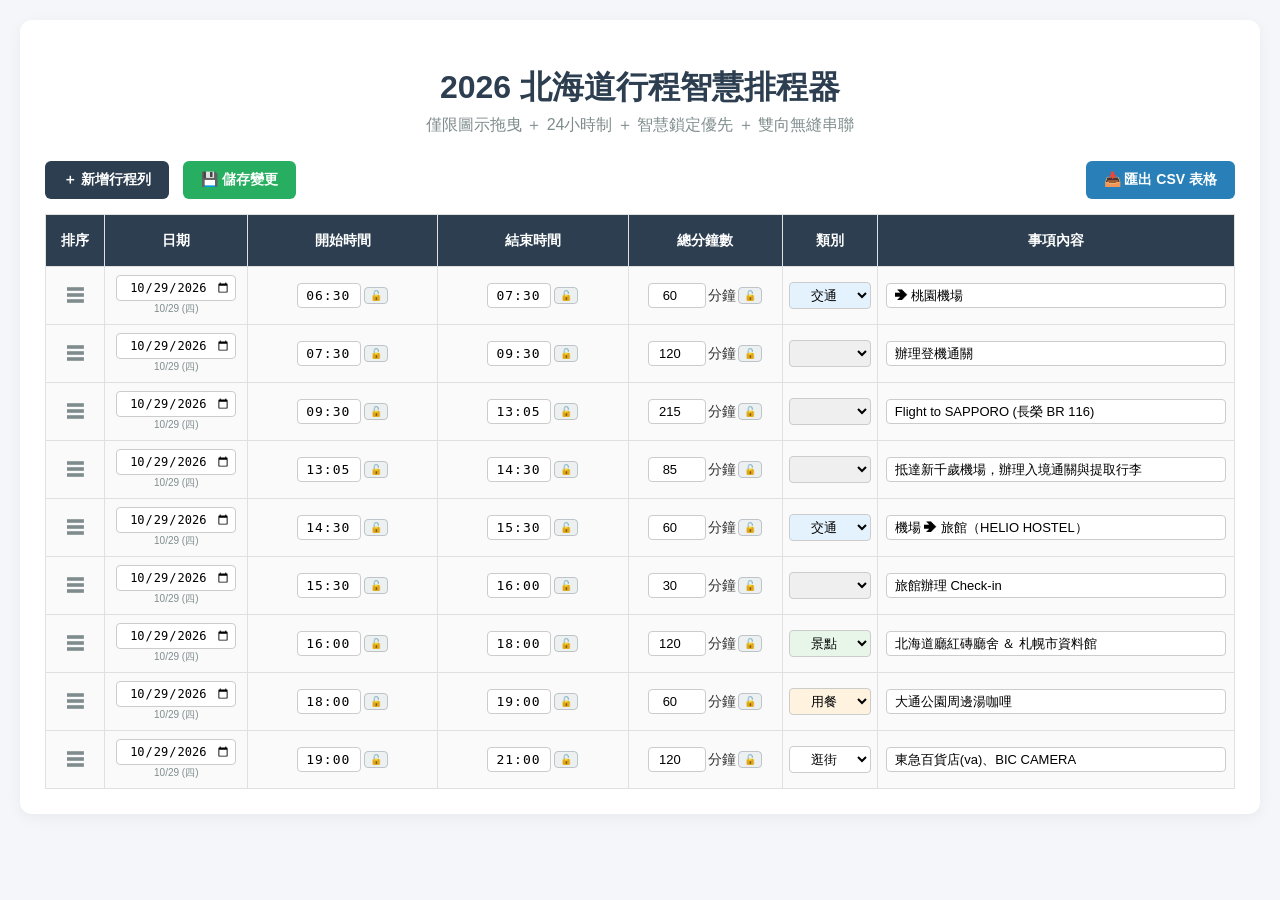
<file: process/V0.html>
<!DOCTYPE html>
<html lang="zh-TW">
<head>
    <meta charset="UTF-8">
    <meta name="viewport" content="width=device-width, initial-scale=1.0">
    <title>2026 北海道行程智慧排程器</title>
    <style>
        body { font-family: -apple-system, BlinkMacSystemFont, "Segoe UI", Roboto, sans-serif; background-color: #f4f6f9; margin: 0; padding: 20px; color: #333; }
        .container { max-width: 1250px; margin: 0 auto; background: #fff; padding: 25px; border-radius: 12px; box-shadow: 0 4px 15px rgba(0,0,0,0.05); }
        h1 { text-align: center; color: #2c3e50; margin-bottom: 5px; }
        p.subtitle { text-align: center; color: #7f8c8d; margin-top: 0; margin-bottom: 25px; }
        .toolbar { display: flex; justify-content: space-between; margin-bottom: 15px; }
        button { background: #2c3e50; color: white; border: none; padding: 10px 18px; border-radius: 6px; cursor: pointer; font-size: 14px; font-weight: bold; }
        button:hover { background: #34495e; }
        
        table { width: 100%; border-collapse: collapse; margin-top: 10px; font-size: 14px; }
        th, td { border: 1px solid #e0e0e0; padding: 8px 6px; text-align: center; vertical-align: middle; height: 35px; }
        th { background-color: #2c3e50; color: white; font-weight: 600; }
        
        /* 各欄位寬度精簡調整 */
        th:nth-child(1), td:nth-child(1) { width: 5%; }  /* 排序 */
        th:nth-child(2), td:nth-child(2) { width: 12%; } /* 日期 */
        th:nth-child(3), td:nth-child(3) { width: 16%; } /* 開始時間 */
        th:nth-child(4), td:nth-child(4) { width: 16%; } /* 結束時間 */
        th:nth-child(5), td:nth-child(5) { width: 13%; } /* 總分鐘數 */
        th:nth-child(6), td:nth-child(6) { width: 8%; }  /* 類別 */
        th:nth-child(7), td:nth-child(7) { width: 30%; } /* 事項內容 */

        /* 拖曳排序樣式 */
        tr.draggable-row { background-color: #fafafa; }
        tr.dragging { opacity: 0.4; background: #dcdde1 !important; }
        tr.drag-over { border-top: 3px solid #3498db !important; background-color: #ebf5fb !important; }
        .drag-handle { cursor: grab; color: #7f8c8d; font-size: 18px; user-select: none; font-weight: bold; display: inline-block; padding: 4px 8px; }
        .drag-handle:active { cursor: grabbing; }

        input, select { padding: 4px; border: 1px solid #ccc; border-radius: 4px; text-align: center; font-size: 13px; }
        input[type="text"] { text-align: left; padding-left: 8px; width: 95%; }
        input[type="date"] { width: 85%; font-size: 12px; }
        
        /* 24小時制文字輸入框 */
        input.time-input { width: 50px; font-family: monospace; letter-spacing: 1px; }

        .time-cell { display: flex; align-items: center; justify-content: center; gap: 3px; }
        
        .cat-transport { background-color: #E3F2FD !important; }
        .cat-meal { background-color: #FFF3E0 !important; }
        .cat-attraction { background-color: #E8F5E9 !important; }
        .cat-shopping { background-color: #FFFFFF !important; }

        .lock-btn { background: #ecf0f1; color: #7f8c8d; border: 1px solid #bdc3c7; padding: 2px 5px; border-radius: 4px; cursor: pointer; font-size: 10px; }
        .lock-btn.locked { background: #e74c3c; color: white; border-color: #c0392b; }

        .modal-overlay { display: none; position: fixed; top: 0; left: 0; width: 100%; height: 100%; background: rgba(0,0,0,0.5); z-index: 1000; justify-content: center; align-items: center; }
        .modal-box { background: white; padding: 30px; border-radius: 12px; width: 440px; box-shadow: 0 10px 25px rgba(0,0,0,0.2); text-align: center; }
        .modal-box h3 { margin-top: 0; color: #2c3e50; }
        .modal-buttons { display: flex; flex-direction: column; gap: 10px; margin-top: 20px; }
        .modal-buttons button { padding: 12px; font-size: 15px; background: #3498db; }
        .modal-buttons button:hover { background: #2980b9; }

        #toast { position: fixed; bottom: 30px; right: 30px; background: #2ecc71; color: white; padding: 12px 24px; border-radius: 8px; box-shadow: 0 4px 12px rgba(0,0,0,0.15); font-weight: bold; display: none; z-index: 1100; transition: opacity 0.3s; }
    </style>
</head>
<body>

<div class="container">
    <h1>2026 北海道行程智慧排程器</h1>
    <p class="subtitle">僅限圖示拖曳 ＋ 24小時制 ＋ 智慧鎖定優先 ＋ 雙向無縫串聯</p>
    
    <div class="toolbar">
        <div>
            <button onclick="addRow()">＋ 新增行程列</button>
            <button onclick="saveData()" style="background: #27ae60; margin-left: 10px;">💾 儲存變更</button>
        </div>
        <button onclick="exportCSV()" style="background: #2980b9;">📥 匯出 CSV 表格</button>
    </div>

    <table id="itineraryTable">
        <thead>
            <tr>
                <th>排序</th>
                <th>日期</th>
                <th>開始時間</th>
                <th>結束時間</th>
                <th>總分鐘數</th>
                <th>類別</th>
                <th>事項內容</th>
            </tr>
        </thead>
        <tbody id="tableBody"></tbody>
    </table>
</div>

<!-- 自訂燈箱 Modal -->
<div id="customModal" class="modal-overlay">
    <div class="modal-box">
        <h3 id="modalTitle">請選擇推算方式</h3>
        <p id="modalDesc" style="color: #666; font-size: 14px;">您剛剛只修改了一個欄位，請選擇要固定哪一個欄位來進行推算：</p>
        <div class="modal-buttons" id="modalButtonsContainer"></div>
    </div>
</div>

<div id="toast">提示訊息</div>

<script>
let itineraryData = [
    { date: "2026-10-29", start: "06:30", end: "07:30", duration: 60, lock: "none", baseline: {start: "06:30", end: "07:30", duration: 60}, category: "交通", content: "➔ 桃園機場" },
    { date: "2026-10-29", start: "07:30", end: "09:30", duration: 120, lock: "none", baseline: {start: "07:30", end: "09:30", duration: 120}, category: "", content: "辦理登機通關" },
    { date: "2026-10-29", start: "09:30", end: "13:05", duration: 215, lock: "none", baseline: {start: "09:30", end: "13:05", duration: 215}, category: "", content: "Flight to SAPPORO (長榮 BR 116)" },
    { date: "2026-10-29", start: "13:05", end: "14:30", duration: 85, lock: "none", baseline: {start: "13:05", end: "14:30", duration: 85}, category: "", content: "抵達新千歲機場，辦理入境通關與提取行李" },
    { date: "2026-10-29", start: "14:30", end: "15:30", duration: 60, lock: "none", baseline: {start: "14:30", end: "15:30", duration: 60}, category: "交通", content: "機場 ➔ 旅館（HELIO HOSTEL）" },
    { date: "2026-10-29", start: "15:30", end: "16:00", duration: 30, lock: "none", baseline: {start: "15:30", end: "16:00", duration: 30}, category: "", content: "旅館辦理 Check-in" },
    { date: "2026-10-29", start: "16:00", end: "18:00", duration: 120, lock: "none", baseline: {start: "16:00", end: "18:00", duration: 120}, category: "景點", content: "北海道廳紅磚廳舍 ＆ 札幌市資料館" },
    { date: "2026-10-29", start: "18:00", end: "19:00", duration: 60, lock: "none", baseline: {start: "18:00", end: "19:00", duration: 60}, category: "用餐", content: "大通公園周邊湯咖哩" },
    { date: "2026-10-29", start: "19:00", end: "21:00", duration: 120, lock: "none", baseline: {start: "19:00", end: "21:00", duration: 120}, category: "逛街", content: "東急百貨店(va)、BIC CAMERA" }
];

if (localStorage.getItem('hokkaido_itinerary_v38')) {
    itineraryData = JSON.parse(localStorage.getItem('hokkaido_itinerary_v38'));
    itineraryData.forEach(row => {
        if (!row.baseline) {
            row.baseline = { start: row.start, end: row.end, duration: row.duration };
        }
    });
}

function showToast(message) {
    const toast = document.getElementById('toast');
    toast.innerText = message;
    toast.style.display = 'block';
    setTimeout(() => {
        toast.style.display = 'none';
    }, 2500);
}

function formatDateDisplay(dateStr) {
    if (!dateStr) return "";
    let d = new Date(dateStr);
    if (isNaN(d.getTime())) return dateStr;
    let m = String(d.getMonth() + 1).padStart(2, '0');
    let day = String(d.getDate()).padStart(2, '0');
    let weekdays = ['日', '一', '二', '三', '四', '五', '六'];
    return `${m}/${day} (${weekdays[d.getDay()]})`;
}

function formatTimeString(val) {
    if (!val) return "00:00";
    val = val.replace(/[^\d:]/g, '');
    if (!val.includes(':')) {
        if (val.length === 3) val = '0' + val;
        if (val.length === 4) {
            val = val.slice(0, 2) + ':' + val.slice(2, 4);
        } else if (val.length <= 2) {
            val = val.padStart(2, '0') + ':00';
        }
    }
    let parts = val.split(':');
    let h = parseInt(parts[0]) || 0;
    let m = parseInt(parts[1]) || 0;
    if (h > 23) h = 23;
    if (m > 59) m = 59;
    return String(h).padStart(2, '0') + ':' + String(m).padStart(2, '0');
}

function renderTable() {
    const tbody = document.getElementById('tableBody');
    tbody.innerHTML = '';
    
    itineraryData.forEach((item, index) => {
        let tr = document.createElement('tr');
        tr.className = 'draggable-row';
        tr.dataset.index = index;

        // 整個 tr 不設 draggable，改由內部圖示控制
        tr.addEventListener('dragover', handleDragOver);
        tr.addEventListener('dragleave', handleDragLeave);
        tr.addEventListener('drop', handleDrop);
        
        let catClass = '';
        if (item.category === '交通') catClass = 'cat-transport';
        else if (item.category === '用餐') catClass = 'cat-meal';
        else if (item.category === '景點') catClass = 'cat-attraction';
        else if (item.category === '逛街') catClass = 'cat-shopping';
        
        let startLocked = (item.lock === 'start');
        let endLocked = (item.lock === 'end');
        let durLocked = (item.lock === 'duration');

        tr.innerHTML = `
            <td><span class="drag-handle" draggable="true" ondragstart="handleDragStart(event, ${index})" title="按住拖曳排序">☰</span></td>
            <td>
                <input type="date" value="${item.date}" onchange="updateData(${index}, 'date', this.value)">
                <div style="font-size: 10px; color: #7f8c8d; margin-top: 1px;">${formatDateDisplay(item.date)}</div>
            </td>
            <td>
                <div class="time-cell">
                    <input type="text" class="time-input" value="${item.start}" placeholder="HH:MM" ${startLocked?'readonly':''} onchange="handleTimeChange(${index}, 'start', this.value)">
                    <button class="lock-btn ${startLocked?'locked':''}" onclick="toggleLock(${index}, 'start')">${startLocked?'🔒':'🔓'}</button>
                </div>
            </td>
            <td>
                <div class="time-cell">
                    <input type="text" class="time-input" value="${item.end}" placeholder="HH:MM" ${endLocked?'readonly':''} onchange="handleTimeChange(${index}, 'end', this.value)">
                    <button class="lock-btn ${endLocked?'locked':''}" onclick="toggleLock(${index}, 'end')">${endLocked?'🔒':'🔓'}</button>
                </div>
            </td>
            <td>
                <div class="time-cell" style="justify-content: center; gap: 2px;">
                    <input type="number" value="${item.duration}" ${durLocked?'readonly':''} onchange="handleInputChange(${index}, 'duration', this.value)" style="width: 48px;">分鐘
                    <button class="lock-btn ${durLocked?'locked':''}" onclick="toggleLock(${index}, 'duration')">${durLocked?'🔒':'🔓'}</button>
                </div>
            </td>
            <td>
                <select class="${catClass}" onchange="updateCategory(${index}, this.value)" style="width: 100%;">
                    <option value="" ${item.category===''?'selected':''}></option>
                    <option value="交通" ${item.category==='交通'?'selected':''}>交通</option>
                    <option value="逛街" ${item.category==='逛街'?'selected':''}>逛街</option>
                    <option value="景點" ${item.category==='景點'?'selected':''}>景點</option>
                    <option value="用餐" ${item.category==='用餐'?'selected':''}>用餐</option>
                </select>
            </td>
            <td><input type="text" value="${item.content}" onchange="updateData(${index}, 'content', this.value)"></td>
        `;
        tbody.appendChild(tr);
    });
}

// 拖曳排序相關（限定從 ☰ 觸發）
let draggedIndex = null;
function handleDragStart(e, index) {
    draggedIndex = index;
    e.dataTransfer.setData('text/plain', draggedIndex);
    e.dataTransfer.effectAllowed = 'move';
    setTimeout(() => {
        let rows = document.querySelectorAll('#tableBody tr');
        if (rows[draggedIndex]) rows[draggedIndex].classList.add('dragging');
    }, 0);
}
function handleDragOver(e) { 
    e.preventDefault(); 
    this.closest('tr').classList.add('drag-over'); 
}
function handleDragLeave(e) { 
    this.closest('tr').classList.remove('drag-over'); 
}
function handleDrop(e) {
    e.preventDefault();
    let targetRow = this.closest('tr');
    targetRow.classList.remove('drag-over');
    let droppedIndex = parseInt(targetRow.dataset.index);
    
    document.querySelectorAll('tr').forEach(tr => tr.classList.remove('dragging', 'drag-over'));

    if (isNaN(draggedIndex) || draggedIndex === droppedIndex) return;

    let movedItem = itineraryData.splice(draggedIndex, 1)[0];
    itineraryData.splice(droppedIndex, 0, movedItem);

    cascadeBidirectional(0);
    renderTable();
    showToast('↕️ 排序已更新，時間已自動重新串聯');
}

function toggleLock(index, field) {
    if (itineraryData[index].lock === field) {
        itineraryData[index].lock = 'none';
    } else {
        itineraryData[index].lock = field;
    }
    renderTable();
}

const timeToMin = (t) => {
    let parts = (t || "00:00").split(':');
    return parseInt(parts[0])*60 + parseInt(parts[1]);
};
const minToTime = (m) => {
    if (isNaN(m)) return "00:00";
    if (m < 0) m += 1440;
    let h = Math.floor(m / 60) % 24;
    let min = m % 60;
    return String(h).padStart(2, '0') + ':' + String(min).padStart(2, '0');
};

function handleTimeChange(index, field, value) {
    let formatted = formatTimeString(value);
    handleInputChange(index, field, formatted);
}

function handleInputChange(index, field, value) {
    let row = itineraryData[index];
    row[field] = value;

    if (row.lock && row.lock !== 'none') {
        let fixedField = row.lock;
        let targetField = ['start', 'end', 'duration'].find(f => f !== fixedField && f !== field);
        if (!targetField) {
            targetField = ['start', 'end', 'duration'].find(f => f !== fixedField);
        }
        executeDirectCalculation(index, fixedField, targetField);
        return;
    }

    let changedFields = [];
    if (row.start !== row.baseline.start) changedFields.push('start');
    if (row.end !== row.baseline.end) changedFields.push('end');
    if (String(row.duration) !== String(row.baseline.duration)) changedFields.push('duration');

    if (changedFields.length === 1) {
        openLightbox(index, changedFields[0]);
        return;
    } else {
        let allFields = ['start', 'end', 'duration'];
        let unChanged = allFields.filter(f => !changedFields.includes(f));
        let targetToCalculate = unChanged.length > 0 ? unChanged[0] : 'duration';
        executeCalculation(index, targetToCalculate);
    }
}

function executeDirectCalculation(index, fixedField, targetField) {
    let row = itineraryData[index];
    let sMin = timeToMin(row.start);
    let eMin = timeToMin(row.end);
    let dur = parseInt(row.duration) || 0;

    if (fixedField === 'start' && targetField === 'end') {
        row.end = minToTime(sMin + dur);
    } else if (fixedField === 'start' && targetField === 'duration') {
        row.duration = eMin - sMin;
        if (row.duration < 0) row.duration += 1440;
    } else if (fixedField === 'end' && targetField === 'start') {
        row.start = minToTime(eMin - dur);
    } else if (fixedField === 'end' && targetField === 'duration') {
        row.duration = eMin - sMin;
        if (row.duration < 0) row.duration += 1440;
    } else if (fixedField === 'duration' && targetField === 'end') {
        row.end = minToTime(sMin + dur);
    } else if (fixedField === 'duration' && targetField === 'start') {
        row.start = minToTime(eMin - dur);
    }

    row.baseline = { start: row.start, end: row.end, duration: row.duration };
    cascadeBidirectional(index);
    renderTable();
    showToast('已依鎖定欄位自動推算完成');
}

function openLightbox(index, changedField) {
    let modal = document.getElementById('customModal');
    let titleEl = document.getElementById('modalTitle');
    let descEl = document.getElementById('modalDesc');
    let btnContainer = document.getElementById('modalButtonsContainer');

    let fieldNames = { 'start': '開始時間', 'end': '結束時間', 'duration': '總分鐘數' };
    titleEl.innerText = `您修改了「${fieldNames[changedField]}」(第 ${index + 1} 列)`;
    descEl.innerText = `請選擇要固定哪一個欄位來進行推算：`;
    btnContainer.innerHTML = '';

    let otherFields = ['start', 'end', 'duration'].filter(f => f !== changedField);

    otherFields.forEach(targetField => {
        let btn = document.createElement('button');
        
        if (changedField === 'start') {
            if (targetField === 'duration') btn.innerText = `固定「總分鐘數」，推算結束時間`;
            else btn.innerText = `固定「結束時間」，推算總分鐘數`;
        } else if (changedField === 'duration') {
            if (targetField === 'start') btn.innerText = `固定「開始時間」，推算結束時間`;
            else btn.innerText = `固定「結束時間」，推算開始時間`;
        } else if (changedField === 'end') {
            if (targetField === 'start') btn.innerText = `固定「開始時間」，推算總分鐘數`;
            else btn.innerText = `固定「總分鐘數」，推算開始時間`;
        }

        btn.onclick = () => {
            executeSingleFieldChoice(index, changedField, targetField);
            modal.style.display = 'none';
        };
        btnContainer.appendChild(btn);
    });

    modal.style.display = 'flex';
}

function executeSingleFieldChoice(index, changedField, targetField) {
    let row = itineraryData[index];
    let sMin = timeToMin(row.start);
    let eMin = timeToMin(row.end);
    let dur = parseInt(row.duration) || 0;

    let targetCalculatedName = '';

    if (changedField === 'start') {
        if (targetField === 'duration') {
            row.end = minToTime(sMin + dur);
            targetCalculatedName = '結束時間';
        } else {
            row.duration = eMin - sMin;
            if (row.duration < 0) row.duration += 1440;
            targetCalculatedName = '總分鐘數';
        }
    } else if (changedField === 'duration') {
        if (targetField === 'start') {
            row.end = minToTime(sMin + dur);
            targetCalculatedName = '結束時間';
        } else {
            row.start = minToTime(eMin - dur);
            targetCalculatedName = '開始時間';
        }
    } else if (changedField === 'end') {
        if (targetField === 'start') {
            row.duration = eMin - sMin;
            if (row.duration < 0) row.duration += 1440;
            targetCalculatedName = '總分鐘數';
        } else {
            row.start = minToTime(eMin - dur);
            targetCalculatedName = '開始時間';
        }
    }

    showToast(`${targetCalculatedName}已修正`);

    row.baseline = { start: row.start, end: row.end, duration: row.duration };
    cascadeBidirectional(index);
    renderTable();
}

function executeCalculation(index, targetToCalculate) {
    let row = itineraryData[index];
    let sMin = timeToMin(row.start);
    let eMin = timeToMin(row.end);
    let dur = parseInt(row.duration) || 0;

    if (targetToCalculate === 'duration') {
        row.duration = eMin - sMin;
        if (row.duration < 0) row.duration += 1440;
    } else if (targetToCalculate === 'end') {
        row.end = minToTime(sMin + dur);
    } else if (targetToCalculate === 'start') {
        row.start = minToTime(eMin - dur);
    }

    row.baseline = { start: row.start, end: row.end, duration: row.duration };
    cascadeBidirectional(index);
    renderTable();
}

// 雙向無縫串聯邏輯[cite: 1]
function cascadeBidirectional(startIndex) {
    for (let i = startIndex; i > 0; i--) {
        let curr = itineraryData[i];
        let prev = itineraryData[i - 1];
        if (curr.date === prev.date || !prev.date || prev.date.trim() === "") {
            prev.end = curr.start;
            let psMin = timeToMin(prev.start);
            let peMin = timeToMin(prev.end);
            let pdur = peMin - psMin;
            if (pdur < 0) pdur += 1440;
            prev.duration = pdur;
            prev.baseline = { start: prev.start, end: prev.end, duration: prev.duration };
        }
    }

    for (let i = startIndex; i < itineraryData.length - 1; i++) {
        let curr = itineraryData[i];
        let next = itineraryData[i + 1];
        if (curr.date === next.date || !next.date || next.date.trim() === "") {
            next.start = curr.end;
            let nsMin = timeToMin(next.start);
            let ndur = parseInt(next.duration) || 60;
            next.end = minToTime(nsMin + ndur);
            next.baseline = { start: next.start, end: next.end, duration: next.duration };
        }
    }
}

function updateData(index, field, value) {
    itineraryData[index][field] = value;
    itineraryData[index].baseline[field] = value;
    if (field === 'date') {
        cascadeBidirectional(index);
        renderTable();
    }
}

function updateCategory(index, value) {
    itineraryData[index].category = value;
    renderTable();
}

function addRow() {
    let last = itineraryData[itineraryData.length - 1];
    let newStart = last ? last.end : "08:30";
    let newEnd = "09:30";
    itineraryData.push({
        date: last ? last.date : "2026-10-29",
        start: newStart,
        end: newEnd,
        duration: 60,
        lock: "none",
        baseline: { start: newStart, end: newEnd, duration: 60 },
        category: "",
        content: ""
    });
    cascadeBidirectional(itineraryData.length - 2);
    renderTable();
}

function saveData() {
    itineraryData.forEach(row => {
        row.baseline = { start: row.start, end: row.end, duration: row.duration };
    });
    localStorage.setItem('hokkaido_itinerary_v39', JSON.stringify(itineraryData));
    showToast('✅ 行程已成功儲存！');
}

function exportCSV() {
    let csvContent = "\uFEFF日期,開始時間,結束時間,總分鐘數,類別,事項內容\n";
    itineraryData.forEach(row => {
        csvContent += `"${formatDateDisplay(row.date)} (${row.date})","${row.start}","${row.end}","${row.duration}","${row.category}","${row.content}"\n`;
    });
    let blob = new Blob([csvContent], { type: 'text/csv;charset=utf-8;' });
    let url = URL.createObjectURL(blob);
    let a = document.createElement('a');
    a.href = url;
    a.download = '2026_北海道行程_圖示拖曳版.csv';
    a.click();
}

renderTable();
</script>

</body>
</html>
</file>
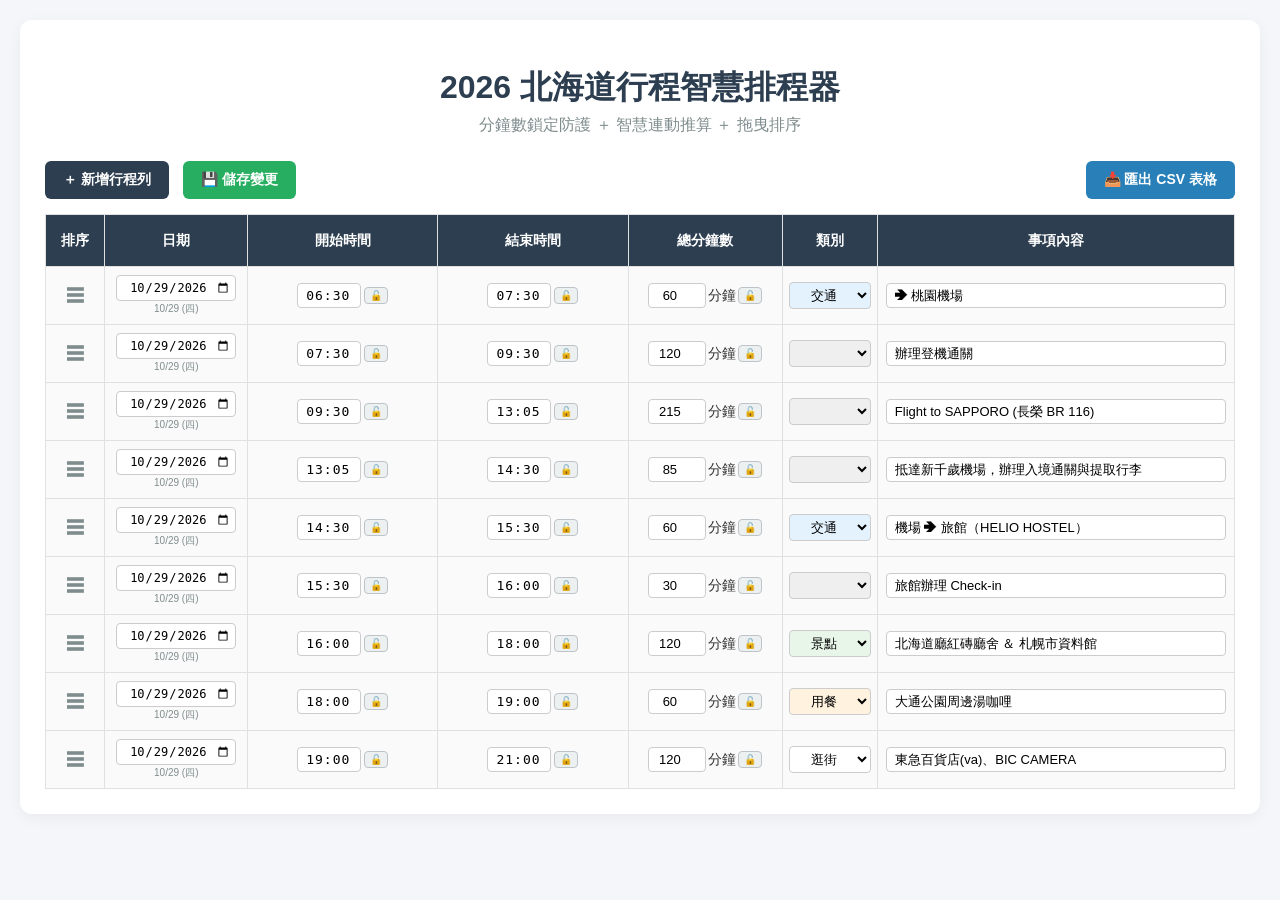
<file: process/V1.html>
<!DOCTYPE html>
<html lang="zh-TW">
<head>
    <meta charset="UTF-8">
    <meta name="viewport" content="width=device-width, initial-scale=1.0">
    <title>2026 北海道行程智慧排程器</title>
    <style>
        body { font-family: -apple-system, BlinkMacSystemFont, "Segoe UI", Roboto, sans-serif; background-color: #f4f6f9; margin: 0; padding: 20px; color: #333; }
        .container { max-width: 1250px; margin: 0 auto; background: #fff; padding: 25px; border-radius: 12px; box-shadow: 0 4px 15px rgba(0,0,0,0.05); }
        h1 { text-align: center; color: #2c3e50; margin-bottom: 5px; }
        p.subtitle { text-align: center; color: #7f8c8d; margin-top: 0; margin-bottom: 25px; }
        .toolbar { display: flex; justify-content: space-between; margin-bottom: 15px; }
        button { background: #2c3e50; color: white; border: none; padding: 10px 18px; border-radius: 6px; cursor: pointer; font-size: 14px; font-weight: bold; }
        button:hover { background: #34495e; }
        
        table { width: 100%; border-collapse: collapse; margin-top: 10px; font-size: 14px; }
        th, td { border: 1px solid #e0e0e0; padding: 8px 6px; text-align: center; vertical-align: middle; height: 35px; }
        th { background-color: #2c3e50; color: white; font-weight: 600; }
        
        /* 各欄位寬度精簡調整 */
        th:nth-child(1), td:nth-child(1) { width: 5%; }  /* 排序 */
        th:nth-child(2), td:nth-child(2) { width: 12%; } /* 日期 */
        th:nth-child(3), td:nth-child(3) { width: 16%; } /* 開始時間 */
        th:nth-child(4), td:nth-child(4) { width: 16%; } /* 結束時間 */
        th:nth-child(5), td:nth-child(5) { width: 13%; } /* 總分鐘數 */
        th:nth-child(6), td:nth-child(6) { width: 8%; }  /* 類別 */
        th:nth-child(7), td:nth-child(7) { width: 30%; } /* 事項內容 */

        /* 拖曳排序樣式 */
        tr.draggable-row { background-color: #fafafa; }
        tr.dragging { opacity: 0.4; background: #dcdde1 !important; }
        tr.drag-over { border-top: 3px solid #3498db !important; background-color: #ebf5fb !important; }
        
        /* 衝突高亮提示外框 */
        tr.conflict-highlight { border: 3px solid #e74c3c !important; background-color: #fdedec !important; animation: pulse-border 1s infinite alternate; }
        @keyframes pulse-border {
            0% { border-color: #e74c3c; box-shadow: 0 0 5px rgba(231, 76, 60, 0.5); }
            100% { border-color: #c0392b; box-shadow: 0 0 15px rgba(192, 57, 43, 0.8); }
        }

        .drag-handle { cursor: grab; color: #7f8c8d; font-size: 18px; user-select: none; font-weight: bold; display: inline-block; padding: 4px 8px; }
        .drag-handle:active { cursor: grabbing; }

        input, select { padding: 4px; border: 1px solid #ccc; border-radius: 4px; text-align: center; font-size: 13px; }
        input[type="text"] { text-align: left; padding-left: 8px; width: 95%; }
        input[type="date"] { width: 85%; font-size: 12px; }
        input.time-input { width: 50px; font-family: monospace; letter-spacing: 1px; }

        .time-cell { display: flex; align-items: center; justify-content: center; gap: 3px; }
        
        .cat-transport { background-color: #E3F2FD !important; }
        .cat-meal { background-color: #FFF3E0 !important; }
        .cat-attraction { background-color: #E8F5E9 !important; }
        .cat-shopping { background-color: #FFFFFF !important; }

        .lock-btn { background: #ecf0f1; color: #7f8c8d; border: 1px solid #bdc3c7; padding: 2px 5px; border-radius: 4px; cursor: pointer; font-size: 10px; }
        .lock-btn.locked { background: #e74c3c; color: white; border-color: #c0392b; }

        .modal-overlay { display: none; position: fixed; top: 0; left: 0; width: 100%; height: 100%; background: rgba(0,0,0,0.5); z-index: 1000; justify-content: center; align-items: center; }
        .modal-box { background: white; padding: 30px; border-radius: 12px; width: 460px; box-shadow: 0 10px 25px rgba(0,0,0,0.2); text-align: center; }
        .modal-box h3 { margin-top: 0; color: #2c3e50; }
        .modal-buttons { display: flex; flex-direction: column; gap: 10px; margin-top: 20px; }
        .modal-buttons button { padding: 12px; font-size: 15px; background: #3498db; }
        .modal-buttons button:hover { background: #2980b9; }

        #toast { position: fixed; bottom: 30px; right: 30px; background: #2ecc71; color: white; padding: 12px 24px; border-radius: 8px; box-shadow: 0 4px 12px rgba(0,0,0,0.15); font-weight: bold; display: none; z-index: 1100; transition: opacity 0.3s; }
    </style>
</head>
<body>

<div class="container">
    <h1>2026 北海道行程智慧排程器</h1>
    <p class="subtitle">分鐘數鎖定防護 ＋ 智慧連動推算 ＋ 拖曳排序</p>
    
    <div class="toolbar">
        <div>
            <button onclick="addRow()">＋ 新增行程列</button>
            <button onclick="saveData()" style="background: #27ae60; margin-left: 10px;">💾 儲存變更</button>
        </div>
        <button onclick="exportCSV()" style="background: #2980b9;">📥 匯出 CSV 表格</button>
    </div>

    <table id="itineraryTable">
        <thead>
            <tr>
                <th>排序</th>
                <th>日期</th>
                <th>開始時間</th>
                <th>結束時間</th>
                <th>總分鐘數</th>
                <th>類別</th>
                <th>事項內容</th>
            </tr>
        </thead>
        <tbody id="tableBody"></tbody>
    </table>
</div>

<!-- 燈箱 Modal -->
<div id="customModal" class="modal-overlay">
    <div class="modal-box">
        <h3 id="modalTitle">提示訊息</h3>
        <p id="modalDesc" style="color: #666; font-size: 14px; line-height: 1.5;"></p>
        <div class="modal-buttons" id="modalButtonsContainer"></div>
    </div>
</div>

<div id="toast">提示訊息</div>

<script>
let itineraryData = [
    { date: "2026-10-29", start: "06:30", end: "07:30", duration: 60, lock: "none", baseline: {start: "06:30", end: "07:30", duration: 60}, category: "交通", content: "➔ 桃園機場" },
    { date: "2026-10-29", start: "07:30", end: "09:30", duration: 120, lock: "none", baseline: {start: "07:30", end: "09:30", duration: 120}, category: "", content: "辦理登機通關" },
    { date: "2026-10-29", start: "09:30", end: "13:05", duration: 215, lock: "none", baseline: {start: "09:30", end: "13:05", duration: 215}, category: "", content: "Flight to SAPPORO (長榮 BR 116)" },
    { date: "2026-10-29", start: "13:05", end: "14:30", duration: 85, lock: "none", baseline: {start: "13:05", end: "14:30", duration: 85}, category: "", content: "抵達新千歲機場，辦理入境通關與提取行李" },
    { date: "2026-10-29", start: "14:30", end: "15:30", duration: 60, lock: "none", baseline: {start: "14:30", end: "15:30", duration: 60}, category: "交通", content: "機場 ➔ 旅館（HELIO HOSTEL）" },
    { date: "2026-10-29", start: "15:30", end: "16:00", duration: 30, lock: "none", baseline: {start: "15:30", end: "16:00", duration: 30}, category: "", content: "旅館辦理 Check-in" },
    { date: "2026-10-29", start: "16:00", end: "18:00", duration: 120, lock: "none", baseline: {start: "16:00", end: "18:00", duration: 120}, category: "景點", content: "北海道廳紅磚廳舍 ＆ 札幌市資料館" },
    { date: "2026-10-29", start: "18:00", end: "19:00", duration: 60, lock: "none", baseline: {start: "18:00", end: "19:00", duration: 60}, category: "用餐", content: "大通公園周邊湯咖哩" },
    { date: "2026-10-29", start: "19:00", end: "21:00", duration: 120, lock: "none", baseline: {start: "19:00", end: "21:00", duration: 120}, category: "逛街", content: "東急百貨店(va)、BIC CAMERA" }
];

if (localStorage.getItem('hokkaido_itinerary_v44')) {
    itineraryData = JSON.parse(localStorage.getItem('hokkaido_itinerary_v44'));
    itineraryData.forEach(row => {
        if (!row.baseline) {
            row.baseline = { start: row.start, end: row.end, duration: row.duration };
        }
    });
}

function showToast(message) {
    const toast = document.getElementById('toast');
    toast.innerText = message;
    toast.style.display = 'block';
    setTimeout(() => {
        toast.style.display = 'none';
    }, 2500);
}

function formatDateDisplay(dateStr) {
    if (!dateStr) return "";
    let d = new Date(dateStr);
    if (isNaN(d.getTime())) return dateStr;
    let m = String(d.getMonth() + 1).padStart(2, '0');
    let day = String(d.getDate()).padStart(2, '0');
    let weekdays = ['日', '一', '二', '三', '四', '五', '六'];
    return `${m}/${day} (${weekdays[d.getDay()]})`;
}

function formatTimeString(val) {
    if (!val) return "00:00";
    val = val.replace(/[^\d:]/g, '');
    if (!val.includes(':')) {
        if (val.length === 3) val = '0' + val;
        if (val.length === 4) {
            val = val.slice(0, 2) + ':' + val.slice(2, 4);
        } else if (val.length <= 2) {
            val = val.padStart(2, '0') + ':00';
        }
    }
    let parts = val.split(':');
    let h = parseInt(parts[0]) || 0;
    let m = parseInt(parts[1]) || 0;
    if (h > 23) h = 23;
    if (m > 59) m = 59;
    return String(h).padStart(2, '0') + ':' + String(m).padStart(2, '0');
}

let highlightedConflictIndex = null;

function renderTable() {
    const tbody = document.getElementById('tableBody');
    tbody.innerHTML = '';
    
    itineraryData.forEach((item, index) => {
        let tr = document.createElement('tr');
        tr.className = 'draggable-row';
        if (index === highlightedConflictIndex) {
            tr.classList.add('conflict-highlight');
        }
        tr.dataset.index = index;

        tr.addEventListener('dragover', handleDragOver);
        tr.addEventListener('dragleave', handleDragLeave);
        tr.addEventListener('drop', handleDrop);
        
        let catClass = '';
        if (item.category === '交通') catClass = 'cat-transport';
        else if (item.category === '用餐') catClass = 'cat-meal';
        else if (item.category === '景點') catClass = 'cat-attraction';
        else if (item.category === '逛街') catClass = 'cat-shopping';
        
        let startLocked = (item.lock === 'start');
        let endLocked = (item.lock === 'end');
        let durLocked = (item.lock === 'duration');

        tr.innerHTML = `
            <td><span class="drag-handle" draggable="true" ondragstart="handleDragStart(event, ${index})" title="按住拖曳排序">☰</span></td>
            <td>
                <input type="date" value="${item.date}" onchange="updateData(${index}, 'date', this.value)">
                <div style="font-size: 10px; color: #7f8c8d; margin-top: 1px;">${formatDateDisplay(item.date)}</div>
            </td>
            <td>
                <div class="time-cell">
                    <input type="text" class="time-input" value="${item.start}" placeholder="HH:MM" ${startLocked?'readonly':''} onchange="handleTimeChange(${index}, 'start', this.value)">
                    <button class="lock-btn ${startLocked?'locked':''}" onclick="toggleLock(${index}, 'start')">${startLocked?'🔒':'🔓'}</button>
                </div>
            </td>
            <td>
                <div class="time-cell">
                    <input type="text" class="time-input" value="${item.end}" placeholder="HH:MM" ${endLocked?'readonly':''} onchange="handleTimeChange(${index}, 'end', this.value)">
                    <button class="lock-btn ${endLocked?'locked':''}" onclick="toggleLock(${index}, 'end')">${endLocked?'🔒':'🔓'}</button>
                </div>
            </td>
            <td>
                <div class="time-cell" style="justify-content: center; gap: 2px;">
                    <input type="number" value="${item.duration}" ${durLocked?'readonly':''} onchange="handleInputChange(${index}, 'duration', this.value)" style="width: 48px;">分鐘
                    <button class="lock-btn ${durLocked?'locked':''}" onclick="toggleLock(${index}, 'duration')">${durLocked?'🔒':'🔓'}</button>
                </div>
            </td>
            <td>
                <select class="${catClass}" onchange="updateCategory(${index}, this.value)" style="width: 100%;">
                    <option value="" ${item.category===''?'selected':''}></option>
                    <option value="交通" ${item.category==='交通'?'selected':''}>交通</option>
                    <option value="逛街" ${item.category==='逛街'?'selected':''}>逛街</option>
                    <option value="景點" ${item.category==='景點'?'selected':''}>景點</option>
                    <option value="用餐" ${item.category==='用餐'?'selected':''}>用餐</option>
                </select>
            </td>
            <td><input type="text" value="${item.content}" onchange="updateData(${index}, 'content', this.value)"></td>
        `;
        tbody.appendChild(tr);
    });
}

// 拖曳排序相關
let draggedIndex = null;
function handleDragStart(e, index) {
    highlightedConflictIndex = null;
    draggedIndex = index;
    e.dataTransfer.setData('text/plain', draggedIndex);
    e.dataTransfer.effectAllowed = 'move';
    setTimeout(() => {
        let rows = document.querySelectorAll('#tableBody tr');
        if (rows[draggedIndex]) rows[draggedIndex].classList.add('dragging');
    }, 0);
}
function handleDragOver(e) { e.preventDefault(); this.closest('tr').classList.add('drag-over'); }
function handleDragLeave(e) { this.closest('tr').classList.remove('drag-over'); }
function handleDrop(e) {
    e.preventDefault();
    let targetRow = this.closest('tr');
    targetRow.classList.remove('drag-over');
    let droppedIndex = parseInt(targetRow.dataset.index);
    
    document.querySelectorAll('tr').forEach(tr => tr.classList.remove('dragging', 'drag-over'));

    if (isNaN(draggedIndex) || draggedIndex === droppedIndex) return;

    let backup = JSON.parse(JSON.stringify(itineraryData));
    let movedItem = itineraryData.splice(draggedIndex, 1)[0];
    itineraryData.splice(droppedIndex, 0, movedItem);

    let conflict = checkTimeLockConflict(0);
    if (conflict) {
        itineraryData = backup;
        highlightedConflictIndex = conflict.rowIndex;
        renderTable();
        openConflictModal(conflict.message);
        return;
    }

    cascadeBidirectional(0);
    renderTable();
    showToast('↕️ 排序已更新，時間已自動重新串聯');
}

function toggleLock(index, field) {
    if (itineraryData[index].lock === field) {
        itineraryData[index].lock = 'none';
    } else {
        itineraryData[index].lock = field;
    }
    renderTable();
}

const timeToMin = (t) => {
    let parts = (t || "00:00").split(':');
    return parseInt(parts[0])*60 + parseInt(parts[1]);
};
const minToTime = (m) => {
    if (isNaN(m)) return "00:00";
    if (m < 0) m += 1440;
    let h = Math.floor(m / 60) % 24;
    let min = m % 60;
    return String(h).padStart(2, '0') + ':' + String(min).padStart(2, '0');
};

function handleTimeChange(index, field, value) {
    let formatted = formatTimeString(value);
    handleInputChange(index, field, formatted);
}

// 核心檢核：檢查其他列的「開始時間」或「結束時間」是否被鎖定且被覆蓋
function checkTimeLockConflict(startIndex) {
    let simData = JSON.parse(JSON.stringify(itineraryData));
    
    // 向上模擬
    for (let i = startIndex; i > 0; i--) {
        let curr = simData[i];
        let prev = simData[i - 1];
        if (curr.date === prev.date || !prev.date || prev.date.trim() === "") {
            let targetNewEnd = curr.start;
            if (prev.lock === 'end' && prev.end !== targetNewEnd) {
                let itemDesc = prev.content ? `「${prev.content}」` : `第 ${i} 項`;
                return {
                    rowIndex: i - 1,
                    message: `${itemDesc} 的結束時間已經被鎖定，無法被連動覆蓋，請重新確認。`
                };
            }
            prev.end = targetNewEnd;
            
            // 關鍵修正：如果總分鐘數被鎖定，則不能改總分鐘數，而是去改開始時間
            if (prev.lock === 'duration') {
                let pEndMin = timeToMin(prev.end);
                let pDur = parseInt(prev.duration) || 60;
                prev.start = minToTime(pEndMin - pDur);
            } else {
                let psMin = timeToMin(prev.start);
                let peMin = timeToMin(prev.end);
                let pdur = peMin - psMin;
                if (pdur < 0) pdur += 1440;
                prev.duration = pdur;
            }
        }
    }

    // 向下模擬
    for (let i = startIndex; i < simData.length - 1; i++) {
        let curr = simData[i];
        let next = simData[i + 1];
        if (curr.date === next.date || !next.date || next.date.trim() === "") {
            let targetNewStart = curr.end;
            if (next.lock === 'start' && next.start !== targetNewStart) {
                let itemDesc = next.content ? `「${next.content}」` : `第 ${i + 2} 項`;
                return {
                    rowIndex: i + 1,
                    message: `${itemDesc} 的開始時間已經被鎖定，無法被連動覆蓋，請重新確認。`
                };
            }
            next.start = targetNewStart;
            
            // 關鍵修正：如果總分鐘數被鎖定，則不能改總分鐘數，而是去改結束時間
            if (next.lock === 'duration') {
                let nsMin = timeToMin(next.start);
                let ndur = parseInt(next.duration) || 60;
                next.end = minToTime(nsMin + ndur);
            } else {
                let nsMin = timeToMin(next.start);
                let ndur = parseInt(next.duration) || 60;
                next.end = minToTime(nsMin + ndur);
            }
        }
    }
    return null;
}

function handleInputChange(index, field, value) {
    highlightedConflictIndex = null;
    let backup = JSON.parse(JSON.stringify(itineraryData));
    
    let row = itineraryData[index];
    row[field] = value;

    if (row.lock && row.lock !== 'none') {
        let fixedField = row.lock;
        let targetField = ['start', 'end', 'duration'].find(f => f !== fixedField && f !== field);
        if (!targetField) {
            targetField = ['start', 'end', 'duration'].find(f => f !== fixedField);
        }
        executeDirectCalculation(index, fixedField, targetField);
        
        let conflict = checkTimeLockConflict(index);
        if (conflict) {
            itineraryData = backup;
            highlightedConflictIndex = conflict.rowIndex;
            renderTable();
            openConflictModal(conflict.message);
            return;
        }
        cascadeBidirectional(index);
        renderTable();
        return;
    }

    let changedFields = [];
    if (row.start !== row.baseline.start) changedFields.push('start');
    if (row.end !== row.baseline.end) changedFields.push('end');
    if (String(row.duration) !== String(row.baseline.duration)) changedFields.push('duration');

    if (changedFields.length === 1) {
        openLightbox(index, changedFields[0]);
        return;
    } else {
        let allFields = ['start', 'end', 'duration'];
        let unChanged = allFields.filter(f => !changedFields.includes(f));
        let targetToCalculate = unChanged.length > 0 ? unChanged[0] : 'duration';
        
        executeCalculation(index, targetToCalculate);
        
        let conflict = checkTimeLockConflict(index);
        if (conflict) {
            itineraryData = backup;
            highlightedConflictIndex = conflict.rowIndex;
            renderTable();
            openConflictModal(conflict.message);
            return;
        }
        cascadeBidirectional(index);
        renderTable();
    }
}

function executeDirectCalculation(index, fixedField, targetField) {
    let row = itineraryData[index];
    let sMin = timeToMin(row.start);
    let eMin = timeToMin(row.end);
    let dur = parseInt(row.duration) || 0;

    if (fixedField === 'start' && targetField === 'end') {
        row.end = minToTime(sMin + dur);
    } else if (fixedField === 'start' && targetField === 'duration') {
        row.duration = eMin - sMin;
        if (row.duration < 0) row.duration += 1440;
    } else if (fixedField === 'end' && targetField === 'start') {
        row.start = minToTime(eMin - dur);
    } else if (fixedField === 'end' && targetField === 'duration') {
        row.duration = eMin - sMin;
        if (row.duration < 0) row.duration += 1440;
    } else if (fixedField === 'duration' && targetField === 'end') {
        row.end = minToTime(sMin + dur);
    } else if (fixedField === 'duration' && targetField === 'start') {
        row.start = minToTime(eMin - dur);
    }
    row.baseline = { start: row.start, end: row.end, duration: row.duration };
}

function openLightbox(index, changedField) {
    let modal = document.getElementById('customModal');
    let titleEl = document.getElementById('modalTitle');
    let descEl = document.getElementById('modalDesc');
    let btnContainer = document.getElementById('modalButtonsContainer');

    let fieldNames = { 'start': '開始時間', 'end': '結束時間', 'duration': '總分鐘數' };
    titleEl.innerText = `請選擇推算方式`;
    descEl.innerText = `您剛剛修改了第 ${index + 1} 列的「${fieldNames[changedField]}」，請選擇要固定哪一個欄位來進行推算：`;
    btnContainer.innerHTML = '';

    let otherFields = ['start', 'end', 'duration'].filter(f => f !== changedField);

    otherFields.forEach(targetField => {
        let btn = document.createElement('button');
        if (changedField === 'start') {
            if (targetField === 'duration') btn.innerText = `固定「總分鐘數」，推算結束時間`;
            else btn.innerText = `固定「結束時間」，推算總分鐘數`;
        } else if (changedField === 'duration') {
            if (targetField === 'start') btn.innerText = `固定「開始時間」，推算結束時間`;
            else btn.innerText = `固定「結束時間」，推算開始時間`;
        } else if (changedField === 'end') {
            if (targetField === 'start') btn.innerText = `固定「開始時間」，推算總分鐘數`;
            else btn.innerText = `固定「總分鐘數」，推算開始時間`;
        }

        btn.onclick = () => {
            let backup = JSON.parse(JSON.stringify(itineraryData));
            executeSingleFieldChoice(index, changedField, targetField);
            
            let conflict = checkTimeLockConflict(index);
            if (conflict) {
                itineraryData = backup;
                highlightedConflictIndex = conflict.rowIndex;
                renderTable();
                modal.style.display = 'none';
                openConflictModal(conflict.message);
                return;
            }
            cascadeBidirectional(index);
            renderTable();
            modal.style.display = 'none';
        };
        btnContainer.appendChild(btn);
    });

    modal.style.display = 'flex';
}

function openConflictModal(message) {
    let modal = document.getElementById('customModal');
    let titleEl = document.getElementById('modalTitle');
    let descEl = document.getElementById('modalDesc');
    let btnContainer = document.getElementById('modalButtonsContainer');

    titleEl.innerText = `⚠️ 行程時間衝突警告`;
    descEl.innerHTML = `<span style="color: #c0392b; font-weight: bold;">${message}</span><br><br>系統已自動幫您**復原**至修改前的狀態。請查看畫面上有紅框標示的列來重新確認。`;
    btnContainer.innerHTML = '';

    let okBtn = document.createElement('button');
    okBtn.innerText = `我知道了`;
    okBtn.style.background = '#e74c3c';
    okBtn.onclick = () => {
        modal.style.display = 'none';
    };
    btnContainer.appendChild(okBtn);

    modal.style.display = 'flex';
}

function executeSingleFieldChoice(index, changedField, targetField) {
    let row = itineraryData[index];
    let sMin = timeToMin(row.start);
    let eMin = timeToMin(row.end);
    let dur = parseInt(row.duration) || 0;
    let targetCalculatedName = '';

    if (changedField === 'start') {
        if (targetField === 'duration') {
            row.end = minToTime(sMin + dur);
            targetCalculatedName = '結束時間';
        } else {
            row.duration = eMin - sMin;
            if (row.duration < 0) row.duration += 1440;
            targetCalculatedName = '總分鐘數';
        }
    } else if (changedField === 'duration') {
        if (targetField === 'start') {
            row.end = minToTime(sMin + dur);
            targetCalculatedName = '結束時間';
        } else {
            row.start = minToTime(eMin - dur);
            targetCalculatedName = '開始時間';
        }
    } else if (changedField === 'end') {
        if (targetField === 'start') {
            row.duration = eMin - sMin;
            if (row.duration < 0) row.duration += 1440;
            targetCalculatedName = '總分鐘數';
        } else {
            row.start = minToTime(eMin - dur);
            targetCalculatedName = '開始時間';
        }
    }
    showToast(`${targetCalculatedName}已修正`);
    row.baseline = { start: row.start, end: row.end, duration: row.duration };
}

function executeCalculation(index, targetToCalculate) {
    let row = itineraryData[index];
    let sMin = timeToMin(row.start);
    let eMin = timeToMin(row.end);
    let dur = parseInt(row.duration) || 0;

    if (targetToCalculate === 'duration') {
        row.duration = eMin - sMin;
        if (row.duration < 0) row.duration += 1440;
    } else if (targetToCalculate === 'end') {
        row.end = minToTime(sMin + dur);
    } else if (targetToCalculate === 'start') {
        row.start = minToTime(eMin - dur);
    }
    row.baseline = { start: row.start, end: row.end, duration: row.duration };
}

// 支援總分鐘數鎖定的雙向串聯邏輯
function cascadeBidirectional(startIndex) {
    // 向上串聯 (Backward)
    for (let i = startIndex; i > 0; i--) {
        let curr = itineraryData[i];
        let prev = itineraryData[i - 1];
        if (curr.date === prev.date || !prev.date || prev.date.trim() === "") {
            prev.end = curr.start; // 結束時間接上目前項目的開始時間
            
            if (prev.lock === 'duration') {
                // 如果總分鐘數被鎖定：不改總分鐘數，改去調整「開始時間」
                let pEndMin = timeToMin(prev.end);
                let pDur = parseInt(prev.duration) || 60;
                prev.start = minToTime(pEndMin - pDur);
            } else {
                // 預設或開始時間鎖定時：計算總分鐘數
                let psMin = timeToMin(prev.start);
                let peMin = timeToMin(prev.end);
                let pdur = peMin - psMin;
                if (pdur < 0) pdur += 1440;
                prev.duration = pdur;
            }
            prev.baseline = { start: prev.start, end: prev.end, duration: prev.duration };
        }
    }

    // 向下串聯 (Forward)
    for (let i = startIndex; i < itineraryData.length - 1; i++) {
        let curr = itineraryData[i];
        let next = itineraryData[i + 1];
        if (curr.date === next.date || !next.date || next.date.trim() === "") {
            next.start = curr.end; // 開始時間接上目前項目的結束時間
            
            if (next.lock === 'duration') {
                // 如果總分鐘數被鎖定：不改總分鐘數，改去調整「結束時間」
                let nsMin = timeToMin(next.start);
                let ndur = parseInt(next.duration) || 60;
                next.end = minToTime(nsMin + ndur);
            } else {
                // 預設或結束時間鎖定時：計算結束時間
                let nsMin = timeToMin(next.start);
                let ndur = parseInt(next.duration) || 60;
                next.end = minToTime(nsMin + ndur);
            }
            next.baseline = { start: next.start, end: next.end, duration: next.duration };
        }
    }
}

function updateData(index, field, value) {
    highlightedConflictIndex = null;
    let backup = JSON.parse(JSON.stringify(itineraryData));
    itineraryData[index][field] = value;
    itineraryData[index].baseline[field] = value;

    if (field === 'date') {
        let conflict = checkTimeLockConflict(index);
        if (conflict) {
            itineraryData = backup;
            highlightedConflictIndex = conflict.rowIndex;
            renderTable();
            openConflictModal(conflict.message);
            return;
        }
        cascadeBidirectional(index);
        renderTable();
    }
}

function updateCategory(index, value) {
    itineraryData[index].category = value;
    renderTable();
}

function addRow() {
    highlightedConflictIndex = null;
    let last = itineraryData[itineraryData.length - 1];
    let newStart = last ? last.end : "08:30";
    let newEnd = "09:30";
    itineraryData.push({
        date: last ? last.date : "2026-10-29",
        start: newStart,
        end: newEnd,
        duration: 60,
        lock: "none",
        baseline: { start: newStart, end: newEnd, duration: 60 },
        category: "",
        content: ""
    });
    cascadeBidirectional(itineraryData.length - 2);
    renderTable();
}

function saveData() {
    itineraryData.forEach(row => {
        row.baseline = { start: row.start, end: row.end, duration: row.duration };
    });
    localStorage.setItem('hokkaido_itinerary_v44', JSON.stringify(itineraryData));
    showToast('✅ 行程已成功儲存！');
}

function exportCSV() {
    let csvContent = "\uFEFF日期,開始時間,結束時間,總分鐘數,類別,事項內容\n";
    itineraryData.forEach(row => {
        csvContent += `"${formatDateDisplay(row.date)} (${row.date})","${row.start}","${row.end}","${row.duration}","${row.category}","${row.content}"\n`;
    });
    let blob = new Blob([csvContent], { type: 'text/csv;charset=utf-8;' });
    let url = URL.createObjectURL(blob);
    let a = document.createElement('a');
    a.href = url;
    a.download = '2026_北海道行程_分鐘數鎖定修正版.csv';
    a.click();
}

renderTable();
</script>

</body>
</html>
</file>
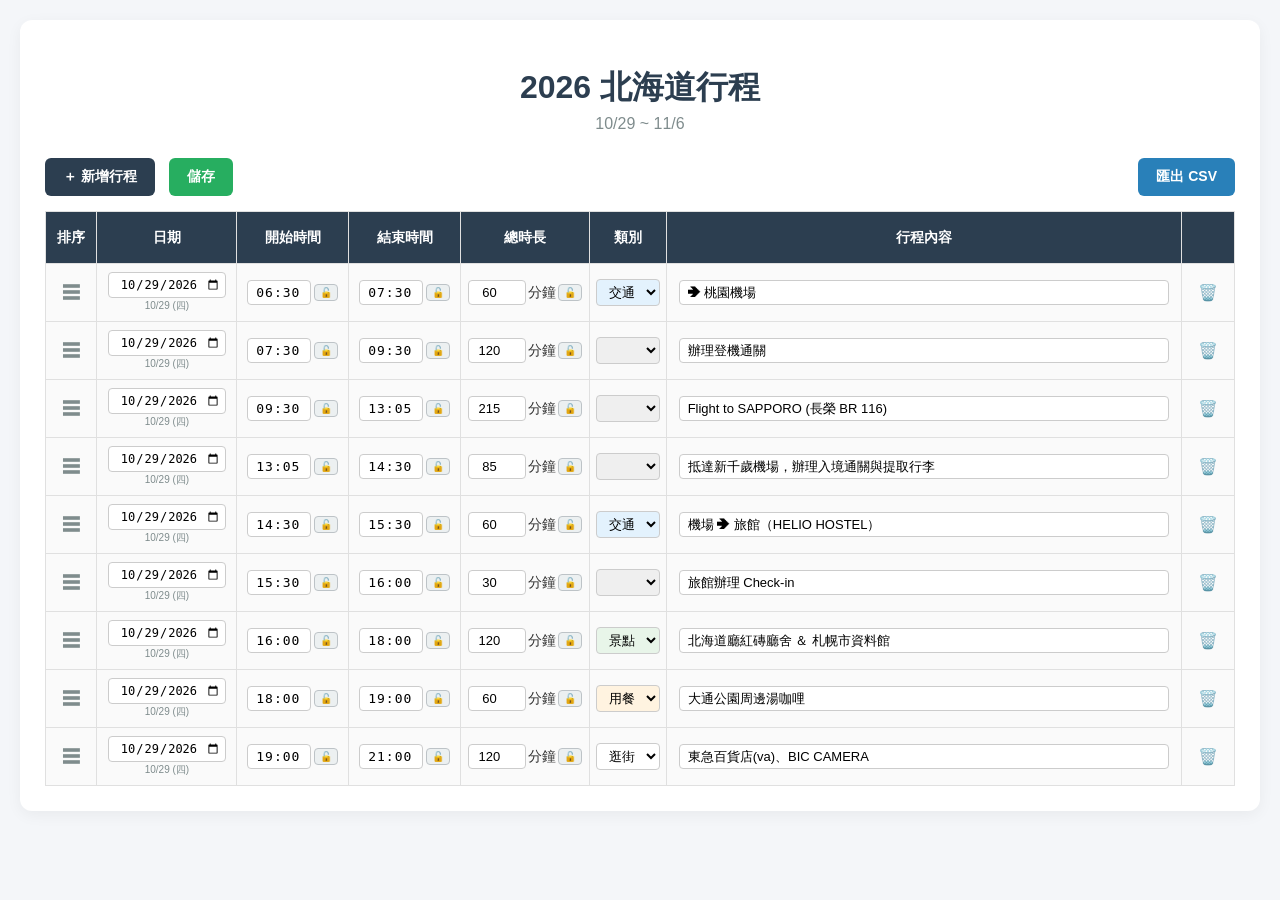
<file: process/V3.html>
<!DOCTYPE html>
<html lang="zh-TW">

<head>
    <meta charset="UTF-8">
    <meta name="viewport" content="width=device-width, initial-scale=1.0">
    <title>行程排程</title>
    <style>
        body {
            font-family: -apple-system, BlinkMacSystemFont, "Segoe UI", Roboto, sans-serif;
            background-color: #f4f6f9;
            margin: 0;
            padding: 20px;
            color: #333;
        }

        .container {
            max-width: 1300px;
            margin: 0 auto;
            background: #fff;
            padding: 25px;
            border-radius: 12px;
            box-shadow: 0 4px 15px rgba(0, 0, 0, 0.05);
        }

        h1 {
            text-align: center;
            color: #2c3e50;
            margin-bottom: 5px;
        }

        p.subtitle {
            text-align: center;
            color: #7f8c8d;
            margin-top: 0;
            margin-bottom: 25px;
        }

        .toolbar {
            display: flex;
            justify-content: space-between;
            margin-bottom: 15px;
        }

        button {
            background: #2c3e50;
            color: white;
            border: none;
            padding: 10px 18px;
            border-radius: 6px;
            cursor: pointer;
            font-size: 14px;
            font-weight: bold;
        }

        button:hover {
            background: #34495e;
        }

        table {
            width: 100%;
            border-collapse: collapse;
            margin-top: 10px;
            font-size: 14px;
        }

        th,
        td {
            border: 1px solid #e0e0e0;
            padding: 8px 6px;
            text-align: center;
            vertical-align: middle;
            height: 35px;
        }

        th {
            background-color: #2c3e50;
            color: white;
            font-weight: 600;
        }

        /* 各欄位寬度調整 */
        th:nth-child(1),
        td:nth-child(1) {
            width: 4%;
        }

        /* 排序 */
        th:nth-child(2),
        td:nth-child(2) {
            width: 8%;
        }

        /* 日期 */
        th:nth-child(3),
        td:nth-child(3) {
            width: 8%;
        }

        /* 開始時間 */
        th:nth-child(4),
        td:nth-child(4) {
            width: 8%;
        }

        /* 結束時間 */
        th:nth-child(5),
        td:nth-child(5) {
            width: 10%;
        }

        /* 總時長 */
        th:nth-child(6),
        td:nth-child(6) {
            width: 6%;
        }

        /* 類別 */
        th:nth-child(7),
        td:nth-child(7) {
            width: 40%;
        }

        /* 行程內容 */
        th:nth-child(8),
        td:nth-child(8) {
            width: 4%;
        }

        /* 刪除 */

        /* 拖曳排序樣式 */
        tr.draggable-row {
            background-color: #fafafa;
        }

        tr.dragging {
            opacity: 0.4;
            background: #dcdde1 !important;
        }

        tr.drag-over {
            border-top: 3px solid #3498db !important;
            background-color: #ebf5fb !important;
        }

        /* 衝突鎖定列的紅色閃爍外框提示 */
        tr.conflict-highlight {
            border: 3px solid #e74c3c !important;
            background-color: #fdedec !important;
            animation: pulse-border 1s infinite alternate;
        }

        @keyframes pulse-border {
            0% {
                border-color: #e74c3c;
                box-shadow: 0 0 5px rgba(231, 76, 60, 0.5);
            }

            100% {
                border-color: #c0392b;
                box-shadow: 0 0 15px rgba(192, 57, 43, 0.8);
            }
        }

        /* 手動修改欄位的專屬高亮底色與外框提示 */
        .conflict-field-highlight {
            background-color: #ffeaa7 !important;
            border: 2px solid #d63031 !important;
            box-shadow: 0 0 8px rgba(214, 48, 49, 0.6);
            font-weight: bold;
        }

        .drag-handle {
            cursor: grab;
            color: #7f8c8d;
            font-size: 18px;
            user-select: none;
            font-weight: bold;
            display: inline-block;
            padding: 4px 8px;
        }

        .drag-handle:active {
            cursor: grabbing;
        }

        .delete-btn {
            background: transparent;
            border: none;
            font-size: 16px;
            cursor: pointer;
            padding: 4px 8px;
            border-radius: 4px;
            transition: background 0.2s;
        }

        .delete-btn:hover {
            background: #fadbd8;
        }

        input,
        select {
            padding: 4px;
            border: 1px solid #ccc;
            border-radius: 4px;
            text-align: center;
            font-size: 13px;
            transition: all 0.3s;
        }

        input[type="text"] {
            text-align: left;
            padding-left: 8px;
            width: 95%;
        }

        input[type="date"] {
            width: 85%;
            font-size: 12px;
        }

        input.time-input {
            width: 50px;
            font-family: monospace;
            letter-spacing: 1px;
        }

        .time-cell {
            display: flex;
            align-items: center;
            justify-content: center;
            gap: 3px;
        }

        .cat-transport {
            background-color: #E3F2FD !important;
        }

        .cat-meal {
            background-color: #FFF3E0 !important;
        }

        .cat-attraction {
            background-color: #E8F5E9 !important;
        }

        .cat-shopping {
            background-color: #FFFFFF !important;
        }

        .lock-btn {
            background: #ecf0f1;
            color: #7f8c8d;
            border: 1px solid #bdc3c7;
            padding: 2px 5px;
            border-radius: 4px;
            cursor: pointer;
            font-size: 10px;
        }

        .lock-btn.locked {
            background: #e74c3c;
            color: white;
            border-color: #c0392b;
        }

        .modal-overlay {
            display: none;
            position: fixed;
            top: 0;
            left: 0;
            width: 100%;
            height: 100%;
            background: rgba(0, 0, 0, 0.5);
            z-index: 1000;
            justify-content: center;
            align-items: center;
        }

        .modal-box {
            background: white;
            padding: 30px;
            border-radius: 12px;
            width: 460px;
            box-shadow: 0 10px 25px rgba(0, 0, 0, 0.2);
            text-align: center;
        }

        .modal-box h3 {
            margin-top: 0;
            color: #2c3e50;
        }

        .modal-buttons {
            display: flex;
            flex-direction: column;
            gap: 10px;
            margin-top: 20px;
        }

        .modal-buttons button {
            padding: 12px;
            font-size: 15px;
            background: #3498db;
        }

        .modal-buttons button:hover {
            background: #2980b9;
        }

        #toast {
            position: fixed;
            bottom: 30px;
            right: 30px;
            background: #2ecc71;
            color: white;
            padding: 12px 24px;
            border-radius: 8px;
            box-shadow: 0 4px 12px rgba(0, 0, 0, 0.15);
            font-weight: bold;
            display: none;
            z-index: 1100;
            transition: opacity 0.3s;
        }
    </style>
</head>

<body>

    <div class="container">
        <h1>2026 北海道行程</h1>
        <p class="subtitle">10/29 ~ 11/6</p>

        <div class="toolbar">
            <div>
                <button onclick="addRow()">＋ 新增行程</button>
                <button onclick="saveData()" style="background: #27ae60; margin-left: 10px;">儲存</button>
            </div>
            <button onclick="exportCSV()" style="background: #2980b9;">匯出 CSV</button>
        </div>

        <table id="itineraryTable">
            <thead>
                <tr>
                    <th>排序</th>
                    <th>日期</th>
                    <th>開始時間</th>
                    <th>結束時間</th>
                    <th>總時長</th>
                    <th>類別</th>
                    <th>行程內容</th>
                    <th></th>
                </tr>
            </thead>
            <tbody id="tableBody"></tbody>
        </table>
    </div>

    <!-- 燈箱 Modal -->
    <div id="customModal" class="modal-overlay">
        <div class="modal-box">
            <h3 id="modalTitle">提示訊息</h3>
            <p id="modalDesc" style="color: #666; font-size: 14px; line-height: 1.5;"></p>
            <div class="modal-buttons" id="modalButtonsContainer"></div>
        </div>
    </div>

    <div id="toast">提示訊息</div>

    <script>
        let itineraryData = [
            { date: "2026-10-29", start: "06:30", end: "07:30", duration: 60, lock: "none", baseline: { start: "06:30", end: "07:30", duration: 60 }, category: "交通", content: "➔ 桃園機場" },
            { date: "2026-10-29", start: "07:30", end: "09:30", duration: 120, lock: "none", baseline: { start: "07:30", end: "09:30", duration: 120 }, category: "", content: "辦理登機通關" },
            { date: "2026-10-29", start: "09:30", end: "13:05", duration: 215, lock: "none", baseline: { start: "09:30", end: "13:05", duration: 215 }, category: "", content: "Flight to SAPPORO (長榮 BR 116)" },
            { date: "2026-10-29", start: "13:05", end: "14:30", duration: 85, lock: "none", baseline: { start: "13:05", end: "14:30", duration: 85 }, category: "", content: "抵達新千歲機場，辦理入境通關與提取行李" },
            { date: "2026-10-29", start: "14:30", end: "15:30", duration: 60, lock: "none", baseline: { start: "14:30", end: "15:30", duration: 60 }, category: "交通", content: "機場 ➔ 旅館（HELIO HOSTEL）" },
            { date: "2026-10-29", start: "15:30", end: "16:00", duration: 30, lock: "none", baseline: { start: "15:30", end: "16:00", duration: 30 }, category: "", content: "旅館辦理 Check-in" },
            { date: "2026-10-29", start: "16:00", end: "18:00", duration: 120, lock: "none", baseline: { start: "16:00", end: "18:00", duration: 120 }, category: "景點", content: "北海道廳紅磚廳舍 ＆ 札幌市資料館" },
            { date: "2026-10-29", start: "18:00", end: "19:00", duration: 60, lock: "none", baseline: { start: "18:00", end: "19:00", duration: 60 }, category: "用餐", content: "大通公園周邊湯咖哩" },
            { date: "2026-10-29", start: "19:00", end: "21:00", duration: 120, lock: "none", baseline: { start: "19:00", end: "21:00", duration: 120 }, category: "逛街", content: "東急百貨店(va)、BIC CAMERA" }
        ];

        if (localStorage.getItem('hokkaido_itinerary_v47')) {
            itineraryData = JSON.parse(localStorage.getItem('hokkaido_itinerary_v47'));
            itineraryData.forEach(row => {
                if (!row.baseline) {
                    row.baseline = { start: row.start, end: row.end, duration: row.duration };
                }
            });
        }

        function showToast(message) {
            const toast = document.getElementById('toast');
            toast.innerText = message;
            toast.style.display = 'block';
            setTimeout(() => {
                toast.style.display = 'none';
            }, 2500);
        }

        function formatDateDisplay(dateStr) {
            if (!dateStr) return "";
            let d = new Date(dateStr);
            if (isNaN(d.getTime())) return dateStr;
            let m = String(d.getMonth() + 1).padStart(2, '0');
            let day = String(d.getDate()).padStart(2, '0');
            let weekdays = ['日', '一', '二', '三', '四', '五', '六'];
            return `${m}/${day} (${weekdays[d.getDay()]})`;
        }

        function formatTimeString(val) {
            if (!val) return "00:00";
            val = val.replace(/[^\d:]/g, '');
            if (!val.includes(':')) {
                if (val.length === 3) val = '0' + val;
                if (val.length === 4) {
                    val = val.slice(0, 2) + ':' + val.slice(2, 4);
                } else if (val.length <= 2) {
                    val = val.padStart(2, '0') + ':00';
                }
            }
            let parts = val.split(':');
            let h = parseInt(parts[0]) || 0;
            let m = parseInt(parts[1]) || 0;
            if (h > 23) h = 23;
            if (m > 59) m = 59;
            return String(h).padStart(2, '0') + ':' + String(m).padStart(2, '0');
        }

        let modifiedIndex = null;
        let modifiedField = null;
        let lockedConflictIndex = null;

        function renderTable() {
            const tbody = document.getElementById('tableBody');
            tbody.innerHTML = '';

            itineraryData.forEach((item, index) => {
                let tr = document.createElement('tr');
                tr.className = 'draggable-row';

                if (index === lockedConflictIndex) {
                    tr.classList.add('conflict-highlight');
                }
                tr.dataset.index = index;

                tr.addEventListener('dragover', handleDragOver);
                tr.addEventListener('dragleave', handleDragLeave);
                tr.addEventListener('drop', handleDrop);

                let catClass = '';
                if (item.category === '交通') catClass = 'cat-transport';
                else if (item.category === '用餐') catClass = 'cat-meal';
                else if (item.category === '景點') catClass = 'cat-attraction';
                else if (item.category === '逛街') catClass = 'cat-shopping';

                let startLocked = (item.lock === 'start');
                let endLocked = (item.lock === 'end');
                let durLocked = (item.lock === 'duration');

                let isStartModified = (index === modifiedIndex && modifiedField === 'start');
                let isEndModified = (index === modifiedIndex && modifiedField === 'end');
                let isDurModified = (index === modifiedIndex && modifiedField === 'duration');

                tr.innerHTML = `
            <td><span class="drag-handle" draggable="true" ondragstart="handleDragStart(event, ${index})" title="按住拖曳排序">☰</span></td>
            <td>
                <input type="date" value="${item.date}" onchange="updateData(${index}, 'date', this.value)">
                <div style="font-size: 10px; color: #7f8c8d; margin-top: 1px;">${formatDateDisplay(item.date)}</div>
            </td>
            <td>
                <div class="time-cell">
                    <input type="text" class="time-input ${isStartModified ? 'conflict-field-highlight' : ''}" value="${item.start}" placeholder="HH:MM" ${startLocked ? 'readonly' : ''} onchange="handleTimeChange(${index}, 'start', this.value)">
                    <button class="lock-btn ${startLocked ? 'locked' : ''}" onclick="toggleLock(${index}, 'start')">${startLocked ? '🔒' : '🔓'}</button>
                </div>
            </td>
            <td>
                <div class="time-cell">
                    <input type="text" class="time-input ${isEndModified ? 'conflict-field-highlight' : ''}" value="${item.end}" placeholder="HH:MM" ${endLocked ? 'readonly' : ''} onchange="handleTimeChange(${index}, 'end', this.value)">
                    <button class="lock-btn ${endLocked ? 'locked' : ''}" onclick="toggleLock(${index}, 'end')">${endLocked ? '🔒' : '🔓'}</button>
                </div>
            </td>
            <td>
                <div class="time-cell" style="justify-content: center; gap: 2px;">
                    <input type="number" class="${isDurModified ? 'conflict-field-highlight' : ''}" value="${item.duration}" ${durLocked ? 'readonly' : ''} onchange="handleInputChange(${index}, 'duration', this.value)" style="width: 48px;">分鐘
                    <button class="lock-btn ${durLocked ? 'locked' : ''}" onclick="toggleLock(${index}, 'duration')">${durLocked ? '🔒' : '🔓'}</button>
                </div>
            </td>
            <td>
                <select class="${catClass}" onchange="updateCategory(${index}, this.value)" style="width: 100%;">
                    <option value="" ${item.category === '' ? 'selected' : ''}></option>
                    <option value="交通" ${item.category === '交通' ? 'selected' : ''}>交通</option>
                    <option value="逛街" ${item.category === '逛街' ? 'selected' : ''}>逛街</option>
                    <option value="景點" ${item.category === '景點' ? 'selected' : ''}>景點</option>
                    <option value="用餐" ${item.category === '用餐' ? 'selected' : ''}>用餐</option>
                </select>
            </td>
            <td><input type="text" value="${item.content}" onchange="updateData(${index}, 'content', this.value)"></td>
            <td><button class="delete-btn" onclick="confirmDelete(${index})" title="刪除此行">🗑️</button></td>
        `;
                tbody.appendChild(tr);
            });
        }

        // 刪除確認燈箱
        function confirmDelete(index) {
            let modal = document.getElementById('customModal');
            let titleEl = document.getElementById('modalTitle');
            let descEl = document.getElementById('modalDesc');
            let btnContainer = document.getElementById('modalButtonsContainer');

            let item = itineraryData[index];
            let contentDesc = item.content ? `「${item.content}」` : `第 ${index + 1} 項行程`;

            titleEl.innerText = `🗑️ 確認刪除行程`;
            descEl.innerHTML = `您確定要刪除以下行程嗎？<br><br><span style="color: #2c3e50; font-weight: bold; background: #ecf0f1; padding: 4px 8px; border-radius: 4px; display: inline-block;">${item.start} ~ ${item.end} : ${item.content || '(無內容)'}</span>`;
            btnContainer.innerHTML = '';

            let confirmBtn = document.createElement('button');
            confirmBtn.innerText = `確定刪除`;
            confirmBtn.style.background = '#e74c3c';
            confirmBtn.onclick = () => {
                executeDelete(index);
                modal.style.display = 'none';
            };

            let cancelBtn = document.createElement('button');
            cancelBtn.innerText = `取消`;
            cancelBtn.style.background = '#95a5a6';
            cancelBtn.onclick = () => {
                modal.style.display = 'none';
            };

            btnContainer.appendChild(confirmBtn);
            btnContainer.appendChild(cancelBtn);
            modal.style.display = 'flex';
        }

        function executeDelete(index) {
            itineraryData.splice(index, 1);
            if (itineraryData.length > 0) {
                cascadeBidirectional(Math.max(0, index - 1));
            }
            renderTable();
            showToast('🗑️ 行程已刪除，時間已自動重新串聯');
        }

        // 拖曳排序相關
        let draggedIndex = null;
        function handleDragStart(e, index) {
            lockedConflictIndex = null;
            modifiedIndex = null;
            modifiedField = null;
            draggedIndex = index;
            e.dataTransfer.setData('text/plain', draggedIndex);
            e.dataTransfer.effectAllowed = 'move';
            setTimeout(() => {
                let rows = document.querySelectorAll('#tableBody tr');
                if (rows[draggedIndex]) rows[draggedIndex].classList.add('dragging');
            }, 0);
        }
        function handleDragOver(e) { e.preventDefault(); this.closest('tr').classList.add('drag-over'); }
        function handleDragLeave(e) { this.closest('tr').classList.remove('drag-over'); }
        function handleDrop(e) {
            e.preventDefault();
            let targetRow = this.closest('tr');
            targetRow.classList.remove('drag-over');
            let droppedIndex = parseInt(targetRow.dataset.index);

            document.querySelectorAll('tr').forEach(tr => tr.classList.remove('dragging', 'drag-over'));

            if (isNaN(draggedIndex) || draggedIndex === droppedIndex) return;

            let backup = JSON.parse(JSON.stringify(itineraryData));
            let movedItem = itineraryData.splice(draggedIndex, 1)[0];
            itineraryData.splice(droppedIndex, 0, movedItem);

            let conflict = checkTimeLockConflict(0);
            if (conflict) {
                itineraryData = backup;
                lockedConflictIndex = conflict.rowIndex;
                modifiedIndex = null;
                modifiedField = null;
                renderTable();
                openConflictModal(conflict.message);
                return;
            }

            cascadeBidirectional(0);
            renderTable();
            showToast('↕️ 排序已更新，時間已自動重新串聯');
        }

        function toggleLock(index, field) {
            if (itineraryData[index].lock === field) {
                itineraryData[index].lock = 'none';
            } else {
                itineraryData[index].lock = field;
            }
            renderTable();
        }

        const timeToMin = (t) => {
            let parts = (t || "00:00").split(':');
            return parseInt(parts[0]) * 60 + parseInt(parts[1]);
        };
        const minToTime = (m) => {
            if (isNaN(m)) return "00:00";
            if (m < 0) m += 1440;
            let h = Math.floor(m / 60) % 24;
            let min = m % 60;
            return String(h).padStart(2, '0') + ':' + String(min).padStart(2, '0');
        };

        function handleTimeChange(index, field, value) {
            let formatted = formatTimeString(value);
            handleInputChange(index, field, formatted);
        }

        // 核心檢核
        function checkTimeLockConflict(startIndex) {
            let simData = JSON.parse(JSON.stringify(itineraryData));

            for (let i = startIndex; i > 0; i--) {
                let curr = simData[i];
                let prev = simData[i - 1];
                if (curr.date === prev.date || !prev.date || prev.date.trim() === "") {
                    let targetNewEnd = curr.start;
                    if (prev.lock === 'end' && prev.end !== targetNewEnd) {
                        let itemDesc = prev.content ? `「${prev.content}」` : `第 ${i} 項`;
                        return {
                            rowIndex: i - 1,
                            message: `${itemDesc} 的結束時間已經被鎖定，無法被更新，請重新確認。`
                        };
                    }
                    prev.end = targetNewEnd;

                    if (prev.lock === 'duration') {
                        let pEndMin = timeToMin(prev.end);
                        let pDur = parseInt(prev.duration) || 60;
                        prev.start = minToTime(pEndMin - pDur);
                    } else {
                        let psMin = timeToMin(prev.start);
                        let peMin = timeToMin(prev.end);
                        let pdur = peMin - psMin;
                        if (pdur < 0) pdur += 1440;
                        prev.duration = pdur;
                    }
                }
            }

            for (let i = startIndex; i < simData.length - 1; i++) {
                let curr = simData[i];
                let next = simData[i + 1];
                if (curr.date === next.date || !next.date || next.date.trim() === "") {
                    let targetNewStart = curr.end;
                    if (next.lock === 'start' && next.start !== targetNewStart) {
                        let itemDesc = next.content ? `「${next.content}」` : `第 ${i + 2} 項`;
                        return {
                            rowIndex: i + 1,
                            message: `${itemDesc} 的開始時間已經被鎖定，無法被更新，請重新確認。`
                        };
                    }
                    next.start = targetNewStart;

                    if (next.lock === 'duration') {
                        let nsMin = timeToMin(next.start);
                        let ndur = parseInt(next.duration) || 60;
                        next.end = minToTime(nsMin + ndur);
                    } else {
                        let nsMin = timeToMin(next.start);
                        let ndur = parseInt(next.duration) || 60;
                        next.end = minToTime(nsMin + ndur);
                    }
                }
            }
            return null;
        }

        function handleInputChange(index, field, value) {
            lockedConflictIndex = null;
            modifiedIndex = null;
            modifiedField = null;
            let backup = JSON.parse(JSON.stringify(itineraryData));

            let row = itineraryData[index];
            row[field] = value;

            if (row.lock && row.lock !== 'none') {
                let fixedField = row.lock;
                let targetField = ['start', 'end', 'duration'].find(f => f !== fixedField && f !== field);
                if (!targetField) {
                    targetField = ['start', 'end', 'duration'].find(f => f !== fixedField);
                }
                executeDirectCalculation(index, fixedField, targetField);

                let conflict = checkTimeLockConflict(index);
                if (conflict) {
                    itineraryData = backup;
                    lockedConflictIndex = conflict.rowIndex;
                    modifiedIndex = index;
                    modifiedField = field;
                    renderTable();
                    openConflictModal(conflict.message);
                    return;
                }
                cascadeBidirectional(index);
                renderTable();
                return;
            }

            let changedFields = [];
            if (row.start !== row.baseline.start) changedFields.push('start');
            if (row.end !== row.baseline.end) changedFields.push('end');
            if (String(row.duration) !== String(row.baseline.duration)) changedFields.push('duration');

            if (changedFields.length === 1) {
                openLightbox(index, changedFields[0]);
                return;
            } else {
                let allFields = ['start', 'end', 'duration'];
                let unChanged = allFields.filter(f => !changedFields.includes(f));
                let targetToCalculate = unChanged.length > 0 ? unChanged[0] : 'duration';

                executeCalculation(index, targetToCalculate);

                let conflict = checkTimeLockConflict(index);
                if (conflict) {
                    itineraryData = backup;
                    lockedConflictIndex = conflict.rowIndex;
                    modifiedIndex = index;
                    modifiedField = field;
                    renderTable();
                    openConflictModal(conflict.message);
                    return;
                }
                cascadeBidirectional(index);
                renderTable();
            }
        }

        function executeDirectCalculation(index, fixedField, targetField) {
            let row = itineraryData[index];
            let sMin = timeToMin(row.start);
            let eMin = timeToMin(row.end);
            let dur = parseInt(row.duration) || 0;

            if (fixedField === 'start' && targetField === 'end') {
                row.end = minToTime(sMin + dur);
            } else if (fixedField === 'start' && targetField === 'duration') {
                row.duration = eMin - sMin;
                if (row.duration < 0) row.duration += 1440;
            } else if (fixedField === 'end' && targetField === 'start') {
                row.start = minToTime(eMin - dur);
            } else if (fixedField === 'end' && targetField === 'duration') {
                row.duration = eMin - sMin;
                if (row.duration < 0) row.duration += 1440;
            } else if (fixedField === 'duration' && targetField === 'end') {
                row.end = minToTime(sMin + dur);
            } else if (fixedField === 'duration' && targetField === 'start') {
                row.start = minToTime(eMin - dur);
            }
            row.baseline = { start: row.start, end: row.end, duration: row.duration };
        }

        function openLightbox(index, changedField) {
            let modal = document.getElementById('customModal');
            let titleEl = document.getElementById('modalTitle');
            let descEl = document.getElementById('modalDesc');
            let btnContainer = document.getElementById('modalButtonsContainer');

            let fieldNames = { 'start': '開始時間', 'end': '結束時間', 'duration': '總時長' };
            titleEl.innerText = `請選擇推算方式`;
            descEl.innerText = `您剛剛修改了第 ${index + 1} 列的「${fieldNames[changedField]}」，請選擇要固定哪一個欄位來進行推算：`;
            btnContainer.innerHTML = '';

            let otherFields = ['start', 'end', 'duration'].filter(f => f !== changedField);

            otherFields.forEach(targetField => {
                let btn = document.createElement('button');
                if (changedField === 'start') {
                    if (targetField === 'duration') btn.innerText = `「總時長」不變，推算結束時間`;
                    else btn.innerText = `「結束時間」不變，推算總時長`;
                } else if (changedField === 'duration') {
                    if (targetField === 'start') btn.innerText = `「開始時間」不變，推算結束時間`;
                    else btn.innerText = `「結束時間」不變，推算開始時間`;
                } else if (changedField === 'end') {
                    if (targetField === 'start') btn.innerText = `「開始時間」不變，推算總時長`;
                    else btn.innerText = `「總時長」不變，推算開始時間`;
                }

                btn.onclick = () => {
                    let backup = JSON.parse(JSON.stringify(itineraryData));
                    executeSingleFieldChoice(index, changedField, targetField);

                    let conflict = checkTimeLockConflict(index);
                    if (conflict) {
                        itineraryData = backup;
                        lockedConflictIndex = conflict.rowIndex;
                        modifiedIndex = index;
                        modifiedField = changedField;
                        renderTable();
                        modal.style.display = 'none';
                        openConflictModal(conflict.message);
                        return;
                    }
                    cascadeBidirectional(index);
                    renderTable();
                    modal.style.display = 'none';
                };
                btnContainer.appendChild(btn);
            });

            modal.style.display = 'flex';
        }

        function openConflictModal(message) {
            let modal = document.getElementById('customModal');
            let titleEl = document.getElementById('modalTitle');
            let descEl = document.getElementById('modalDesc');
            let btnContainer = document.getElementById('modalButtonsContainer');

            titleEl.innerText = `⚠️ 行程時間衝突警告 ⚠️`;
            descEl.innerHTML = `<span style="color: #c0392b; font-weight: bold;">${message}</span><br><br>💡 提示：系統已復原至修改前的狀態。<br>💡 <span>提示：黃色為您剛剛修改的欄位，紅框列為發生衝突的行程。</span>`;
            btnContainer.innerHTML = '';

            let okBtn = document.createElement('button');
            okBtn.innerText = `我知道了`;
            okBtn.style.background = '#e74c3c';
            okBtn.onclick = () => {
                modal.style.display = 'none';
            };
            btnContainer.appendChild(okBtn);

            modal.style.display = 'flex';
        }

        function executeSingleFieldChoice(index, changedField, targetField) {
            let row = itineraryData[index];
            let sMin = timeToMin(row.start);
            let eMin = timeToMin(row.end);
            let dur = parseInt(row.duration) || 0;
            let targetCalculatedName = '';

            if (changedField === 'start') {
                if (targetField === 'duration') {
                    row.end = minToTime(sMin + dur);
                    targetCalculatedName = '結束時間';
                } else {
                    row.duration = eMin - sMin;
                    if (row.duration < 0) row.duration += 1440;
                    targetCalculatedName = '總時長';
                }
            } else if (changedField === 'duration') {
                if (targetField === 'start') {
                    row.end = minToTime(sMin + dur);
                    targetCalculatedName = '結束時間';
                } else {
                    row.start = minToTime(eMin - dur);
                    targetCalculatedName = '開始時間';
                }
            } else if (changedField === 'end') {
                if (targetField === 'start') {
                    row.duration = eMin - sMin;
                    if (row.duration < 0) row.duration += 1440;
                    targetCalculatedName = '總時長';
                } else {
                    row.start = minToTime(eMin - dur);
                    targetCalculatedName = '開始時間';
                }
            }
            showToast(`${targetCalculatedName}已修正`);
            row.baseline = { start: row.start, end: row.end, duration: row.duration };
        }

        function executeCalculation(index, targetToCalculate) {
            let row = itineraryData[index];
            let sMin = timeToMin(row.start);
            let eMin = timeToMin(row.end);
            let dur = parseInt(row.duration) || 0;

            if (targetToCalculate === 'duration') {
                row.duration = eMin - sMin;
                if (row.duration < 0) row.duration += 1440;
            } else if (targetToCalculate === 'end') {
                row.end = minToTime(sMin + dur);
            } else if (targetToCalculate === 'start') {
                row.start = minToTime(eMin - dur);
            }
            row.baseline = { start: row.start, end: row.end, duration: row.duration };
        }

        function cascadeBidirectional(startIndex) {
            for (let i = startIndex; i > 0; i--) {
                let curr = itineraryData[i];
                let prev = itineraryData[i - 1];
                if (curr.date === prev.date || !prev.date || prev.date.trim() === "") {
                    prev.end = curr.start;

                    if (prev.lock === 'duration') {
                        let pEndMin = timeToMin(prev.end);
                        let pDur = parseInt(prev.duration) || 60;
                        prev.start = minToTime(pEndMin - pDur);
                    } else {
                        let psMin = timeToMin(prev.start);
                        let peMin = timeToMin(prev.end);
                        let pdur = peMin - psMin;
                        if (pdur < 0) pdur += 1440;
                        prev.duration = pdur;
                    }
                    prev.baseline = { start: prev.start, end: prev.end, duration: prev.duration };
                }
            }

            for (let i = startIndex; i < itineraryData.length - 1; i++) {
                let curr = itineraryData[i];
                let next = itineraryData[i + 1];
                if (curr.date === next.date || !next.date || next.date.trim() === "") {
                    next.start = curr.end;

                    if (next.lock === 'duration') {
                        let nsMin = timeToMin(next.start);
                        let ndur = parseInt(next.duration) || 60;
                        next.end = minToTime(nsMin + ndur);
                    } else {
                        let nsMin = timeToMin(next.start);
                        let ndur = parseInt(next.duration) || 60;
                        next.end = minToTime(nsMin + ndur);
                    }
                    next.baseline = { start: next.start, end: next.end, duration: next.duration };
                }
            }
        }

        function updateData(index, field, value) {
            lockedConflictIndex = null;
            modifiedIndex = null;
            modifiedField = null;
            let backup = JSON.parse(JSON.stringify(itineraryData));
            itineraryData[index][field] = value;
            itineraryData[index].baseline[field] = value;

            if (field === 'date') {
                let conflict = checkTimeLockConflict(index);
                if (conflict) {
                    itineraryData = backup;
                    lockedConflictIndex = conflict.rowIndex;
                    modifiedIndex = index;
                    modifiedField = field;
                    renderTable();
                    openConflictModal(conflict.message);
                    return;
                }
                cascadeBidirectional(index);
                renderTable();
            }
        }

        function updateCategory(index, value) {
            itineraryData[index].category = value;
            renderTable();
        }

        function addRow() {
            lockedConflictIndex = null;
            modifiedIndex = null;
            modifiedField = null;
            let last = itineraryData[itineraryData.length - 1];
            let newStart = last ? last.end : "08:30";
            let newEnd = "09:30";
            itineraryData.push({
                date: last ? last.date : "2026-10-29",
                start: newStart,
                end: newEnd,
                duration: 60,
                lock: "none",
                baseline: { start: newStart, end: newEnd, duration: 60 },
                category: "",
                content: ""
            });
            cascadeBidirectional(itineraryData.length - 2);
            renderTable();
        }

        function saveData() {
            itineraryData.forEach(row => {
                row.baseline = { start: row.start, end: row.end, duration: row.duration };
            });
            localStorage.setItem('hokkaido_itinerary_v47', JSON.stringify(itineraryData));
            showToast('✅ 行程已成功儲存！');
        }

        function exportCSV() {
            let csvContent = "\uFEFF日期,開始時間,結束時間,總時長,類別,行程內容\n";
            itineraryData.forEach(row => {
                csvContent += `"${formatDateDisplay(row.date)} (${row.date})","${row.start}","${row.end}","${row.duration}","${row.category}","${row.content}"\n`;
            });
            let blob = new Blob([csvContent], { type: 'text/csv;charset=utf-8;' });
            let url = URL.createObjectURL(blob);
            let a = document.createElement('a');
            a.href = url;
            a.download = '2026_北海道行程_刪除確認版.csv';
            a.click();
        }

        renderTable();
    </script>

</body>

</html>
</file>
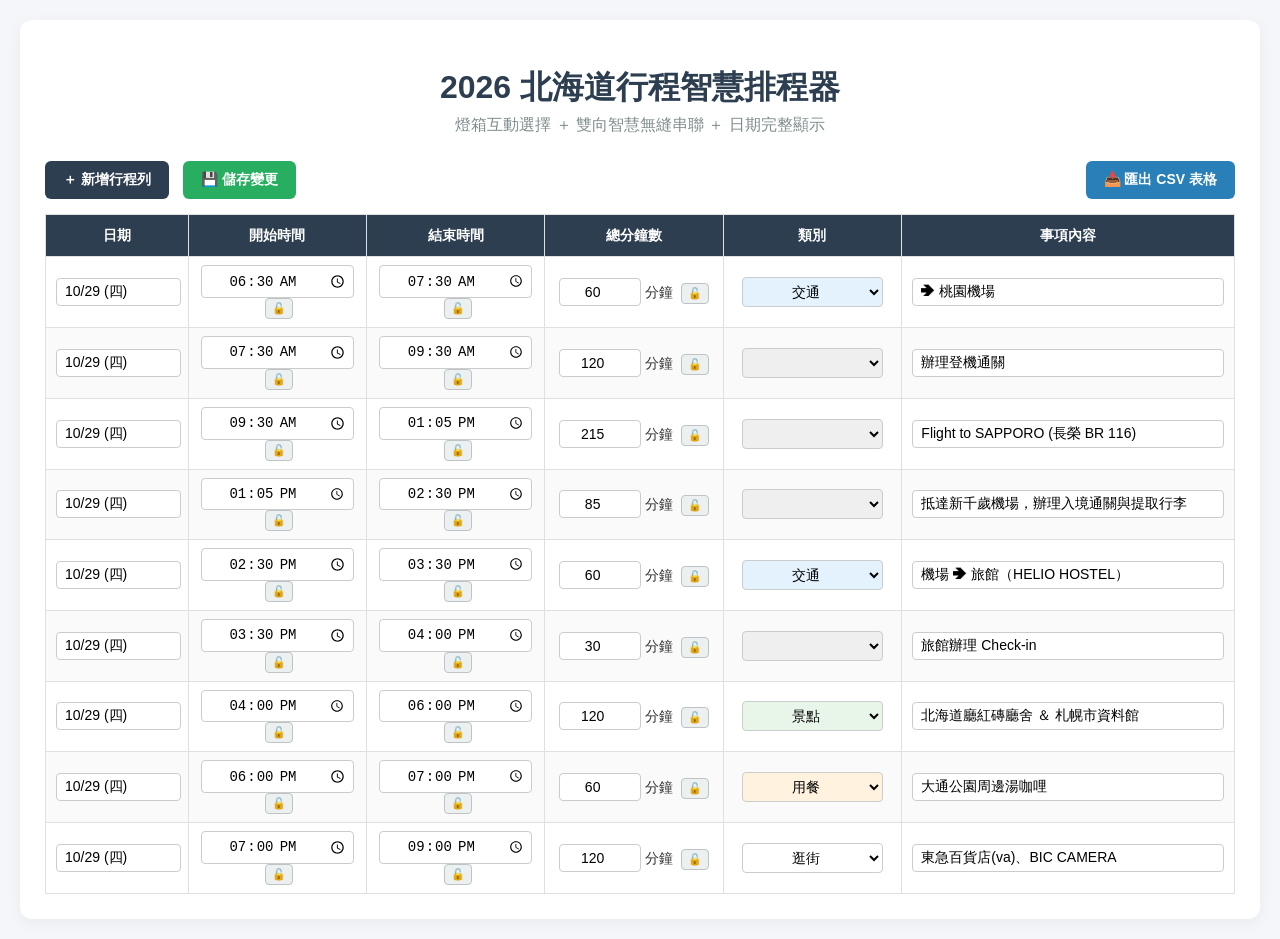
<file: process/正確推算開始時間.html>
<!DOCTYPE html>
<html lang="zh-TW">
<head>
    <meta charset="UTF-8">
    <meta name="viewport" content="width=device-width, initial-scale=1.0">
    <title>2026 北海道行程智慧排程器</title>
    <style>
        body { font-family: -apple-system, BlinkMacSystemFont, "Segoe UI", Roboto, sans-serif; background-color: #f4f6f9; margin: 0; padding: 20px; color: #333; }
        .container { max-width: 1200px; margin: 0 auto; background: #fff; padding: 25px; border-radius: 12px; box-shadow: 0 4px 15px rgba(0,0,0,0.05); }
        h1 { text-align: center; color: #2c3e50; margin-bottom: 5px; }
        p.subtitle { text-align: center; color: #7f8c8d; margin-top: 0; margin-bottom: 25px; }
        .toolbar { display: flex; justify-content: space-between; margin-bottom: 15px; }
        button { background: #2c3e50; color: white; border: none; padding: 10px 18px; border-radius: 6px; cursor: pointer; font-size: 14px; font-weight: bold; }
        button:hover { background: #34495e; }
        table { width: 100%; border-collapse: collapse; margin-top: 10px; font-size: 14px; }
        th, td { border: 1px solid #e0e0e0; padding: 8px 10px; text-align: center; height: 25px; }
        th { background-color: #2c3e50; color: white; font-weight: 600; }
        tr:nth-child(even) { background-color: #fafafa; }
        input, select { width: 90%; padding: 5px; border: 1px solid #ccc; border-radius: 4px; text-align: center; font-size: 14px; }
        input[type="text"] { text-align: left; padding-left: 8px; }
        
        /* 類別顏色 */
        .cat-transport { background-color: #E3F2FD !important; }
        .cat-meal { background-color: #FFF3E0 !important; }
        .cat-attraction { background-color: #E8F5E9 !important; }
        .cat-shopping { background-color: #FFFFFF !important; }

        /* 鎖定按鈕樣式 */
        .lock-btn { background: #ecf0f1; color: #7f8c8d; border: 1px solid #bdc3c7; padding: 3px 6px; border-radius: 4px; cursor: pointer; font-size: 11px; margin-left: 4px; }
        .lock-btn.locked { background: #e74c3c; color: white; border-color: #c0392b; }

        /* 燈箱 Modal 樣式 */
        .modal-overlay { display: none; position: fixed; top: 0; left: 0; width: 100%; height: 100%; background: rgba(0,0,0,0.5); z-index: 1000; justify-content: center; align-items: center; }
        .modal-box { background: white; padding: 30px; border-radius: 12px; width: 440px; box-shadow: 0 10px 25px rgba(0,0,0,0.2); text-align: center; }
        .modal-box h3 { margin-top: 0; color: #2c3e50; }
        .modal-buttons { display: flex; flex-direction: column; gap: 10px; margin-top: 20px; }
        .modal-buttons button { padding: 12px; font-size: 15px; background: #3498db; }
        .modal-buttons button:hover { background: #2980b9; }

        /* 提示通知 Toast 樣式 */
        #toast { position: fixed; bottom: 30px; right: 30px; background: #2ecc71; color: white; padding: 12px 24px; border-radius: 8px; box-shadow: 0 4px 12px rgba(0,0,0,0.15); font-weight: bold; display: none; z-index: 1100; transition: opacity 0.3s; }
    </style>
</head>
<body>

<div class="container">
    <h1>2026 北海道行程智慧排程器</h1>
    <p class="subtitle">燈箱互動選擇 ＋ 雙向智慧無縫串聯 ＋ 日期完整顯示</p>
    
    <div class="toolbar">
        <div>
            <button onclick="addRow()">＋ 新增行程列</button>
            <button onclick="saveData()" style="background: #27ae60; margin-left: 10px;">💾 儲存變更</button>
        </div>
        <button onclick="exportCSV()" style="background: #2980b9;">📥 匯出 CSV 表格</button>
    </div>

    <table id="itineraryTable">
        <thead>
            <tr>
                <th style="width: 12%;">日期</th>
                <th style="width: 15%;">開始時間</th>
                <th style="width: 15%;">結束時間</th>
                <th style="width: 15%;">總分鐘數</th>
                <th style="width: 15%;">類別</th>
                <th style="width: 28%;">事項內容</th>
            </tr>
        </thead>
        <tbody id="tableBody">
            <!-- 動態生成 -->
        </tbody>
    </table>
</div>

<!-- 自訂燈箱 Modal -->
<div id="customModal" class="modal-overlay">
    <div class="modal-box">
        <h3 id="modalTitle">請選擇推算方式</h3>
        <p id="modalDesc" style="color: #666; font-size: 14px;">您剛剛只修改了一個欄位，請選擇要固定哪一個欄位來進行推算：</p>
        <div class="modal-buttons" id="modalButtonsContainer">
            <!-- 動態按鈕 -->
        </div>
    </div>
</div>

<!-- 提示通知 Toast -->
<div id="toast">提示訊息</div>

<script>
let itineraryData = [
    { date: "10/29 (四)", start: "06:30", end: "07:30", duration: 60, lock: "none", baseline: {start: "06:30", end: "07:30", duration: 60}, category: "交通", content: "➔ 桃園機場" },
    { date: "10/29 (四)", start: "07:30", end: "09:30", duration: 120, lock: "none", baseline: {start: "07:30", end: "09:30", duration: 120}, category: "", content: "辦理登機通關" },
    { date: "10/29 (四)", start: "09:30", end: "13:05", duration: 215, lock: "none", baseline: {start: "09:30", end: "13:05", duration: 215}, category: "", content: "Flight to SAPPORO (長榮 BR 116)" },
    { date: "10/29 (四)", start: "13:05", end: "14:30", duration: 85, lock: "none", baseline: {start: "13:05", end: "14:30", duration: 85}, category: "", content: "抵達新千歲機場，辦理入境通關與提取行李" },
    { date: "10/29 (四)", start: "14:30", end: "15:30", duration: 60, lock: "none", baseline: {start: "14:30", end: "15:30", duration: 60}, category: "交通", content: "機場 ➔ 旅館（HELIO HOSTEL）" },
    { date: "10/29 (四)", start: "15:30", end: "16:00", duration: 30, lock: "none", baseline: {start: "15:30", end: "16:00", duration: 30}, category: "", content: "旅館辦理 Check-in" },
    { date: "10/29 (四)", start: "16:00", end: "18:00", duration: 120, lock: "none", baseline: {start: "16:00", end: "18:00", duration: 120}, category: "景點", content: "北海道廳紅磚廳舍 ＆ 札幌市資料館" },
    { date: "10/29 (四)", start: "18:00", end: "19:00", duration: 60, lock: "none", baseline: {start: "18:00", end: "19:00", duration: 60}, category: "用餐", content: "大通公園周邊湯咖哩" },
    { date: "10/29 (四)", start: "19:00", end: "21:00", duration: 120, lock: "none", baseline: {start: "19:00", end: "21:00", duration: 120}, category: "逛街", content: "東急百貨店(va)、BIC CAMERA" }
];

if (localStorage.getItem('hokkaido_itinerary_v11')) {
    itineraryData = JSON.parse(localStorage.getItem('hokkaido_itinerary_v11'));
    itineraryData.forEach(row => {
        if (!row.baseline) {
            row.baseline = { start: row.start, end: row.end, duration: row.duration };
        }
    });
}

function showToast(message) {
    const toast = document.getElementById('toast');
    toast.innerText = message;
    toast.style.display = 'block';
    setTimeout(() => {
        toast.style.display = 'none';
    }, 2500);
}

function renderTable() {
    const tbody = document.getElementById('tableBody');
    tbody.innerHTML = '';
    
    itineraryData.forEach((item, index) => {
        let tr = document.createElement('tr');
        
        let catClass = '';
        if (item.category === '交通') catClass = 'cat-transport';
        else if (item.category === '用餐') catClass = 'cat-meal';
        else if (item.category === '景點') catClass = 'cat-attraction';
        else if (item.category === '逛街') catClass = 'cat-shopping';
        
        let startLocked = (item.lock === 'start');
        let endLocked = (item.lock === 'end');
        let durLocked = (item.lock === 'duration');

        tr.innerHTML = `
            <td><input type="text" value="${item.date}" onchange="updateData(${index}, 'date', this.value)"></td>
            <td>
                <input type="time" value="${item.start}" ${startLocked?'readonly':''} onchange="handleInputChange(${index}, 'start', this.value)">
                <button class="lock-btn ${startLocked?'locked':''}" onclick="toggleLock(${index}, 'start')">${startLocked?'🔒':'🔓'}</button>
            </td>
            <td>
                <input type="time" value="${item.end}" ${endLocked?'readonly':''} onchange="handleInputChange(${index}, 'end', this.value)">
                <button class="lock-btn ${endLocked?'locked':''}" onclick="toggleLock(${index}, 'end')">${endLocked?'🔒':'🔓'}</button>
            </td>
            <td>
                <input type="number" value="${item.duration}" ${durLocked?'readonly':''} onchange="handleInputChange(${index}, 'duration', this.value)" style="width: 70px;"> 分鐘
                <button class="lock-btn ${durLocked?'locked':''}" onclick="toggleLock(${index}, 'duration')">${durLocked?'🔒':'🔓'}</button>
            </td>
            <td>
                <select class="${catClass}" onchange="updateCategory(${index}, this.value)">
                    <option value="" ${item.category===''?'selected':''}></option>
                    <option value="交通" ${item.category==='交通'?'selected':''}>交通</option>
                    <option value="逛街" ${item.category==='逛街'?'selected':''}>逛街</option>
                    <option value="景點" ${item.category==='景點'?'selected':''}>景點</option>
                    <option value="用餐" ${item.category==='用餐'?'selected':''}>用餐</option>
                </select>
            </td>
            <td><input type="text" value="${item.content}" onchange="updateData(${index}, 'content', this.value)" style="width: 95%;"></td>
        `;
        tbody.appendChild(tr);
    });
}

function toggleLock(index, field) {
    if (itineraryData[index].lock === field) {
        itineraryData[index].lock = 'none';
    } else {
        itineraryData[index].lock = field;
    }
    renderTable();
}

const timeToMin = (t) => {
    let parts = t.split(':');
    return parseInt(parts[0])*60 + parseInt(parts[1]);
};
const minToTime = (m) => {
    if (isNaN(m)) return "00:00";
    if (m < 0) m += 1440;
    let h = Math.floor(m / 60) % 24;
    let min = m % 60;
    return String(h).padStart(2, '0') + ':' + String(min).padStart(2, '0');
};

function handleInputChange(index, field, value) {
    let row = itineraryData[index];
    row[field] = value;

    let changedFields = [];
    if (row.start !== row.baseline.start) changedFields.push('start');
    if (row.end !== row.baseline.end) changedFields.push('end');
    if (String(row.duration) !== String(row.baseline.duration)) changedFields.push('duration');

    if (changedFields.length === 1) {
        openLightbox(index, changedFields[0]);
        return;
    } else {
        let targetToCalculate = '';
        if (row.lock === 'start') targetToCalculate = 'start';
        else if (row.lock === 'end') targetToCalculate = 'end';
        else if (row.lock === 'duration') targetToCalculate = 'duration';
        else {
            let allFields = ['start', 'end', 'duration'];
            let unChanged = allFields.filter(f => !changedFields.includes(f));
            targetToCalculate = unChanged.length > 0 ? unChanged[0] : 'duration';
        }

        executeCalculation(index, targetToCalculate);
    }
}

function openLightbox(index, changedField) {
    let modal = document.getElementById('customModal');
    let titleEl = document.getElementById('modalTitle');
    let descEl = document.getElementById('modalDesc');
    let btnContainer = document.getElementById('modalButtonsContainer');

    let fieldNames = { 'start': '開始時間', 'end': '結束時間', 'duration': '總分鐘數' };
    titleEl.innerText = `您修改了「${fieldNames[changedField]}」(第 ${index + 1} 列)`;
    descEl.innerText = `請選擇要固定哪一個欄位來進行推算：`;
    btnContainer.innerHTML = '';

    let otherFields = ['start', 'end', 'duration'].filter(f => f !== changedField);

    otherFields.forEach(targetField => {
        let btn = document.createElement('button');
        
        if (changedField === 'start') {
            if (targetField === 'duration') btn.innerText = `固定「總分鐘數」，推算結束時間`;
            else btn.innerText = `固定「結束時間」，推算總分鐘數`;
        } else if (changedField === 'duration') {
            if (targetField === 'start') btn.innerText = `固定「開始時間」，推算結束時間`;
            else btn.innerText = `固定「結束時間」，推算開始時間`;
        } else if (changedField === 'end') {
            if (targetField === 'start') btn.innerText = `固定「開始時間」，推算總分鐘數`;
            else btn.innerText = `固定「總分鐘數」，推算開始時間`;
        }

        btn.onclick = () => {
            executeSingleFieldChoice(index, changedField, targetField);
            modal.style.display = 'none';
        };
        btnContainer.appendChild(btn);
    });

    modal.style.display = 'flex';
}

function executeSingleFieldChoice(index, changedField, targetField) {
    let row = itineraryData[index];
    let sMin = timeToMin(row.start);
    let eMin = timeToMin(row.end);
    let dur = parseInt(row.duration) || 0;

    let targetCalculatedName = '';

    if (changedField === 'start') {
        if (targetField === 'duration') {
            row.end = minToTime(sMin + dur);
            targetCalculatedName = '結束時間';
        } else {
            row.duration = eMin - sMin;
            if (row.duration < 0) row.duration += 1440;
            targetCalculatedName = '總分鐘數';
        }
    } else if (changedField === 'duration') {
        if (targetField === 'start') {
            row.end = minToTime(sMin + dur);
            targetCalculatedName = '結束時間';
        } else {
            row.start = minToTime(eMin - dur);
            targetCalculatedName = '開始時間';
        }
    } else if (changedField === 'end') {
        if (targetField === 'start') {
            row.duration = eMin - sMin;
            if (row.duration < 0) row.duration += 1440;
            targetCalculatedName = '總分鐘數';
        } else {
            row.start = minToTime(eMin - dur);
            targetCalculatedName = '開始時間';
        }
    }

    showToast(`${targetCalculatedName}已修正`);

    row.baseline = { start: row.start, end: row.end, duration: row.duration };
    
    // 執行雙向智慧串聯：向上影響前一列結束時間，向下影響後續各列開始時間
    cascadeBidirectional(index);
    renderTable();
}

function executeCalculation(index, targetToCalculate) {
    let row = itineraryData[index];
    let sMin = timeToMin(row.start);
    let eMin = timeToMin(row.end);
    let dur = parseInt(row.duration) || 0;

    if (targetToCalculate === 'duration') {
        row.duration = eMin - sMin;
        if (row.duration < 0) row.duration += 1440;
    } else if (targetToCalculate === 'end') {
        row.end = minToTime(sMin + dur);
    } else if (targetToCalculate === 'start') {
        row.start = minToTime(eMin - dur);
    }

    row.baseline = { start: row.start, end: row.end, duration: row.duration };
    cascadeBidirectional(index);
    renderTable();
}

// 雙向無縫串聯邏輯
function cascadeBidirectional(startIndex) {
    // 1. 向上連動（從修改列往上影響前一列的結束時間）
    for (let i = startIndex; i > 0; i--) {
        let curr = itineraryData[i];
        let prev = itineraryData[i - 1];
        if (curr.date === prev.date || !prev.date || prev.date.trim() === "") {
            prev.end = curr.start;
            let psMin = timeToMin(prev.start);
            let peMin = timeToMin(prev.end);
            let pdur = peMin - psMin;
            if (pdur < 0) pdur += 1440;
            prev.duration = pdur;
            prev.baseline = { start: prev.start, end: prev.end, duration: prev.duration };
        }
    }

    // 2. 向下連動（從修改列往下影響後續各列的開始與結束時間）
    for (let i = startIndex; i < itineraryData.length - 1; i++) {
        let curr = itineraryData[i];
        let next = itineraryData[i + 1];
        if (curr.date === next.date || !next.date || next.date.trim() === "") {
            next.start = curr.end;
            let nsMin = timeToMin(next.start);
            let ndur = parseInt(next.duration) || 60;
            next.end = minToTime(nsMin + ndur);
            next.baseline = { start: next.start, end: next.end, duration: next.duration };
        }
    }
}

function updateData(index, field, value) {
    itineraryData[index][field] = value;
    itineraryData[index].baseline[field] = value;
}

function updateCategory(index, value) {
    itineraryData[index].category = value;
    renderTable();
}

function addRow() {
    let last = itineraryData[itineraryData.length - 1];
    let newStart = last ? last.end : "08:30";
    let newEnd = "09:30";
    itineraryData.push({
        date: last ? last.date : "10/29 (四)",
        start: newStart,
        end: newEnd,
        duration: 60,
        lock: "none",
        baseline: { start: newStart, end: newEnd, duration: 60 },
        category: "",
        content: ""
    });
    cascadeBidirectional(itineraryData.length - 2);
    renderTable();
}

function saveData() {
    itineraryData.forEach(row => {
        row.baseline = { start: row.start, end: row.end, duration: row.duration };
    });
    localStorage.setItem('hokkaido_itinerary_v11', JSON.stringify(itineraryData));
    showToast('✅ 行程已成功儲存！基準點已重新記錄。');
}

function exportCSV() {
    let csvContent = "\uFEFF日期,開始時間,結束時間,總分鐘數,類別,事項內容\n";
    itineraryData.forEach(row => {
        csvContent += `"${row.date}","${row.start}","${row.end}","${row.duration}","${row.category}","${row.content}"\n`;
    });
    let blob = new Blob([csvContent], { type: 'text/csv;charset=utf-8;' });
    let url = URL.createObjectURL(blob);
    let a = document.createElement('a');
    a.href = url;
    a.download = '2026_北海道行程_燈箱互動版.csv';
    a.click();
}

renderTable();
</script>

</body>
</html>
</file>
<file: style.css>
/* 基礎設定：字型、色彩變數與全域版面 */
:root {
    font-family:  "Noto Sans TC", -apple-system, BlinkMacSystemFont, "Segoe UI", Roboto, sans-serif;
    color: var(--color-purple-950);
    background: #f3f5f8;
    font-synthesis: none;

    /* 綠色系 (Mint / Green) */ 
    --color-mint-light: #C2F0D5;
    /* --color-mint: #91E4B4;  */
    --color-mint-bg: #e3f8eb;

    /* 黃色系 (Yellow) */
    --color-yellow: #FFF200;
    --color-yellow-hover: #cab300;
    --color-yellow-light: #feffe7;
    --color-yellow-bg: #fffccc;

    /* 紅色系 (Red / Pink) */
    --color-red: #FF5252;
    --color-pink-light: #ffe1e1;
    --color-pink-bg: #fff1f1;
    --color-pink-heavy: #c11414;

    /* 灰色 (Gray) */
    --color-gray: #e6e6e6;
    --color-gray-light: #f6f6f6;
    --color-gray-heavy: #7F7F7F;

    /* 藍紫色 (Purple) */
    --color-purple-300: #b0bef1;
    --color-purple-50: #f0f4fd;
    --color-purple-200: #ced8f7;
    --color-purple-700: #4e4ab8;
    --color-purple-800: #3D3B8E;
    --color-purple-900: #383877;
    --color-purple-950: #222145;
}

* {
    box-sizing: border-box;
    letter-spacing: 3%;
}

body {
    margin: 0;
    padding: 60px 36px;
}


/* input,
select {
    font: inherit;
} */

/* 頁首與共用按鈕 */
.container {
    max-width: 1220px;
    margin: 0 auto;
    padding: 28px 32px 36px;
    background: white;
    border-radius: 8px;
    box-shadow: 0 8px 30px #2233440c
}

.page-header {
    /* display: flex;
    justify-content: space-between;
    align-items: center;
    gap: 18px; */
    margin-bottom: 28px;
}

h1 {
    font-size: 30px;
    color: var(--color-purple-950);
    margin: 0 0 5px;
}

/* 頁首保留 h1 語意，裁切品牌圖檔本身的透明留白後顯示 80px 高的可見 LOGO。 */
.brand-title {
    margin: 0 0 5px;
}

.brand-logo-crop {
    display: block;
    width: 185.6px;
    height: 80px;
    overflow: hidden;
}

.brand-logo-crop img {
    display: block;
    width: 216px;
    height: 110.4px;
    transform: translate(-14.88px, -14.88px);
}

.subtitle {
    margin: 0;
    color: var(--color-purple-950);
}

.header-actions {
    position: relative;
    display: flex;
    align-items: center;
    justify-content: flex-end;
    gap: 12px;
    flex-wrap: wrap;
    margin-top: 20px;
}

.button {
    display: inline-flex;
    align-items: center;
    justify-content: center;
    gap: 8px;
    border: 0;
    border-radius: 20px;
    padding: 12px 24px;
    font-size: 14px;
    font-weight: 500;
    line-height: 1.5;
    cursor: pointer;
    transition: background-color .15s, box-shadow .15s, filter .15s, transform .15s;
    color: var(--color-purple-950);
    background-color: var(--color-gray);
}

.button:hover:not(:disabled) {
    filter: brightness(.96);
    transform: translateY(-3px)
}

.button:active:not(:disabled) {
    filter: brightness(.96);
    transform: translateY(0)
}

.button:disabled {
    opacity: .45;
    cursor: not-allowed;
    filter: none;
    transform: none
}

.button:focus-visible {
    outline: 2px solid var(--color-purple-700);
    outline-offset: 2px
}

.button.primary {
    background-color: var(--color-yellow);
}

.button.primary:hover:not(:disabled),
.button.primary:active:not(:disabled) {
    filter: brightness(.96)
}

.button.minor {
    background-color: white;
    box-shadow: inset 0 0 0 2px var(--color-yellow);
}

.button.minor:hover:not(:disabled),
.button.minor:active:not(:disabled) {
    box-shadow: inset 0 0 0 2px var(--color-yellow-hover);
    filter: none
}

.button.danger {
    background-color: var(--color-red);
    color: white
}

.button.small {
    padding: 8px 12px;
    font-size: 12px;
    white-space: nowrap
}

/* 日期導覽與頁籤 */
.date-navigation {
    display: flex;
    align-items: center;
    gap: 12px;
    border-bottom: 1px solid #e4e8ed;
    margin-bottom: 18px
}

.date-tabs {
    display: flex;
    align-items: stretch;
    gap: 6px;
    flex: 1;
    min-width: 0;
    overflow: hidden;
    min-height: 48px
}

.date-tab {
    position: relative;
    display: flex;
    align-items: stretch;
    flex: 1 1 0;
    min-width: 0;
    border-radius: 8px 8px 0 0;
    overflow: hidden;
    transition: flex-grow .18s ease;
}

.date-tab:hover {
    flex-grow: 2.2;
}

.date-tabs.is-dragging .date-tab:hover {
    flex-grow: 1;
}

.date-tab-select {
    position: relative;
    min-width: 0;
    overflow: hidden;
    text-overflow: ellipsis;
    padding: 11px 8px 11px 15px;
    border: 0;
    background: transparent;
    color: #66727f;
    white-space: nowrap;
    cursor: pointer;
    flex: 1;
}

.date-tab:hover .date-tab-select {
    overflow: visible;
    text-overflow: clip;
}

.date-tab:hover .date-tab-select:after,
.date-tab.active .date-tab-select:after {
    content: "";
    position: absolute;
    bottom: -1px;
    left: 12px;
    right: 8px;
    height: 3px;
    background: var(--color-purple-900);
    border-radius: 4px 4px 0 0
}

.date-tab.active .date-tab-select {
    color: var(--color-purple-900);
    background: var(--color-mint-bg);
    font-weight: 700;
}

.date-tab-close {
    border: 0;
    padding: 0 9px 1px 4px;
    background: transparent;
    color: #84909c;
    font-size: 18px;
    line-height: 1;
    cursor: pointer
}

.date-tab.active .date-tab-close {
    background: var(--color-mint-bg);
    color: var(--color-purple-900);
}

.date-tab-close:hover,
.date-tab.active .date-tab-close:hover {
    background: var(--color-pink-light);
    color: var(--color-red);
}

.date-tab[draggable=true] {
    cursor: grab;
    touch-action: none
}

.date-tab:active {
    cursor: grabbing
}

.date-tab.tab-dragging {
    opacity: .45
}

.date-tab.tab-drop-before::before,
.date-tab.tab-drop-after::after {
    content: "";
    position: absolute;
    z-index: 2;
    top: 5px;
    bottom: 5px;
    width: 4px;
    border-radius: 4px;
    background: var(--color-purple-700);
    box-shadow: 0 0 0 2px #eef0ff;
    pointer-events: none
}

.date-tab.tab-drop-before::before {
    left: 0
}

.date-tab.tab-drop-after::after {
    right: 0
}

/* 備份與匯出選單 */
.export-menu {
    position: relative
}

.export-menu summary {
    list-style: none;
    border-radius: 20px;
    padding: 12px 24px;
    font-weight: 500;
    cursor: pointer;
    color: var(--color-purple-950);
    background: var(--color-gray);
    transition: background .15s, transform .15s;
    font-size: 14px;
    line-height: 1.5;
}

.export-menu summary::-webkit-details-marker {
    display: none;
}

.export-menu summary:hover {
    filter: brightness(.97);
    transform: translateY(-3px);
}

.export-menu-list {
    position: absolute;
    right: 0;
    top: calc(100% + 7px);
    z-index: 11;
    display: grid;
    gap: 12px;
    min-width: 174px;
    padding: 16px;
    background: #fff;
    border: 1px solid var(--color-gray-light);
    border-radius: 12px;
    box-shadow: 0 50px 50px #24344724;
}

.export-menu-list .button {
    white-space: nowrap;
}

/* 行程區段與八欄 Grid 基礎 */
.day-section {
    margin-bottom: 32px;
}

.section-heading {
    display: flex;
    align-items: center;
    justify-content: space-between;
    gap: 15px;
    margin: 0 0 12px
}

.section-heading h2 {
    font-size: 19px;
    margin: 0 0 4px;
    color: var(--color-purple-900);
}

.section-heading p {
    font-size: 13px;
    color: var(--color-gray-heavy);
    margin: 0
}

.schedule-wrap {
    overflow-x: auto;
    border: 1px solid #e2e6eb;
    border-radius: 10px;
}

.schedule-grid {
    width: 100%;
    min-width: 1000px
}

.schedule-header,
.schedule-row {
    display: grid;
    grid-template-columns: 50px 120px 120px 140px 100px minmax(170px, 1fr) 150px 50px;
}

.schedule-header {
    background: #222145;
    color: #fff;
    font-size: 13px;
    font-weight: 650;
    text-align: center;
}

.schedule-header > div {
    padding: 12px 9px;
}

.schedule-row > div {
    border-top: 1px solid #e7eaee;
    padding: 9px 8px;
    text-align: center;
    display: flex;
    align-items: center;
    justify-content: center;
}

/* 表格欄位寬度 */
.order-col,
.delete-col {
    width: 50px;
}

.start-col,
.end-col {
    width: 120px;
}

.duration-col {
    width: 140px;
}

.category-col {
    width: 100px;
}

.move-col {
    width: 150px;
}

/* 行程列狀態與拖曳效果 */
.schedule-row {
    background: #fff
}

.schedule-row:nth-child(even) {
    background: #fafbfc
}

.schedule-row.drag-over {
    box-shadow: inset 0 3px var(--color-purple-700);
}

.schedule-row.touch-drop-before {
    box-shadow: inset 0 3px var(--color-purple-700)
}

.schedule-row.touch-drop-after {
    box-shadow: inset 0 -3px var(--color-purple-700)
}

.schedule-row.row-dragging {
    opacity: .42
}

.schedule-row.pending-row {
    background: var(--color-yellow-light);
}

.schedule-row.new-row-highlight {
    background: var(--color-purple-200);
}

.schedule-row.conflict-highlight {
    outline: 3px solid var(--color-pink-heavy);
    outline-offset: -3px;
    background: var(--color-pink-bg);
    /* animation: pulse-border 1s infinite alternate */
}

/* 行程欄位、鎖定與操作按鈕 */
.conflict-field-highlight,
.time-input-invalid,
.duration-input-invalid {
    background: var(--color-yellow-bg);
    /* border: 1px solid var(--color-yellow-hover); */
    font-weight: 700
}

@keyframes pulse-border {
    from {
        outline-color: var(--color-pink-heavy);
        box-shadow: inset 0 0 5px var(--color-red);
    }

    to {
        outline-color: var(--color-pink-heavy);
        box-shadow: inset 0 0 15px var(--color-red);
    }
}

.drag-handle {
    display: inline-block;
    cursor: grab;
    color: #8a96a3;
    font-size: 23px;
    line-height: 1;
    user-select: none
}

.order-cell {
    touch-action: none;
    flex-direction: column
}

.touch-drag-preview {
    position: fixed;
    z-index: 20;
    top: 0;
    left: 0;
    opacity: .78;
    pointer-events: none;
    filter: drop-shadow(0 6px 10px color-mix(in srgb, var(--color-purple-950) 20%, transparent));
    transform: translate(-9999px, -9999px)
}

.touch-drag-preview .schedule-row {
    min-width: 0;
    background: #fff;
}

.touch-drag-preview .date-tab {
    width: 100%;
    background: #fff
}

.pending-tag {
    display: block;
    font-size: 10px;
    color: #946c00;
    font-weight: 700;
    margin-top: 4px
}

.time-cell,
.duration-cell {
    display: flex;
    justify-content: center;
    align-items: center;
    gap: 4px
}

.time-input {
    width: 64px;
    text-align: center;
    font-family: ui-monospace, monospace
}

.duration-cell {
    display: grid;
    gap: 3px;
    font-size: 12px;
    color: #697581
}

.duration-editor {
    display: flex;
    justify-content: center;
    align-items: center;
    gap: 4px
}

.duration-input {
    width: 58px;
    text-align: center
}

.duration-display {
    color: #596675;
    font-weight: 650
}

.duration-display.duration-zero {
    color: var(--color-pink-heavy)
}

.pending-duration-wheel {
    box-sizing: border-box;
    width: 180px;
    height: 102px;
    overflow-y: auto;
    overflow-x: hidden;
    overscroll-behavior: contain;
    scrollbar-width: none;
    display: inline-block;
    margin: 0 6px;
    vertical-align: middle;
    padding-inline: 10px;
    color: var(--color-purple-900);
    background: linear-gradient(var(--color-purple-50), var(--color-purple-50)) center / 100% 34px no-repeat, #fff;
    border: 0;
    outline: none
}

.pending-duration-mode-wheel {
    box-sizing: border-box;
    width: 180px;
    height: 102px;
    overflow-y: auto;
    overflow-x: hidden;
    overscroll-behavior: contain;
    scrollbar-width: none;
    display: inline-block;
    margin: 0 6px;
    vertical-align: middle;
    padding-inline: 10px;
    color: var(--color-purple-900);
    background: linear-gradient(var(--color-purple-50), var(--color-purple-50)) center / 100% 34px no-repeat, #fff;
    border: 0;
    outline: none
}

.pending-duration-wheel:focus-visible {
    outline: 2px solid var(--color-purple-700);
    outline-offset: 2px
}

.pending-duration-mode-wheel:focus-visible {
    outline: 2px solid var(--color-purple-700);
    outline-offset: 2px
}

.pending-duration-wheel.is-wide {
    width: 350px
}

.pending-duration-wheel::before,
.pending-duration-wheel::after {
    content: "";
    display: block;
    height: 34px;
    pointer-events: none
}

.pending-duration-mode-wheel::before,
.pending-duration-mode-wheel::after {
    content: "";
    display: block;
    height: 34px;
    pointer-events: none
}

.pending-duration-option {
    display: block;
    width: 100%;
    height: 34px;
    overflow: hidden;
    padding: 0 8px;
    color: var(--color-gray-heavy);
    font: inherit;
    text-align: center;
    text-overflow: ellipsis;
    white-space: nowrap;
    background: transparent;
    border: 0;
    opacity: .38;
    cursor: pointer
}

.pending-duration-wheel::-webkit-scrollbar,
.pending-duration-mode-wheel::-webkit-scrollbar,
.time-option-wheel::-webkit-scrollbar { display: none }

.pending-duration-option.selected {
    color: var(--color-purple-900);
    opacity: 1
}

.pending-duration-wheel.is-scrolling .pending-duration-option.selected:not(.is-centered),
.pending-duration-mode-wheel.is-scrolling .pending-duration-option.selected:not(.is-centered) { color: var(--color-gray-heavy); opacity: .38 }
.pending-duration-option.is-centered { color: var(--color-purple-900); opacity: 1 }

.pending-duration-reason {
    margin: 0
}

.dialog-warning-title {
    display: inline-flex;
    align-items: center;
    gap: 8px
}

.dialog-warning-title-icon {
    color: var(--color-yellow)
}

.pending-duration-no-candidates-heading,
.pending-duration-no-candidates-recovery {
    margin: 0
}

.pending-duration-no-candidates-reasons {
    margin: 12px 0 24px
}

.pending-duration-no-candidates-reason {
    display: flex;
    align-items: baseline;
    gap: 8px
}

.pending-duration-no-candidates-icon {
    color: var(--color-pink-heavy)
}

.pending-duration-adjustment {
    display: flex;
    align-items: center;
    height: 150px;
    margin: 0;
    padding-block: 24px;
    white-space: nowrap
}

.pending-duration-result {
    display: flex;
    flex-direction: column;
    align-items: flex-start;
    height: 68px;
    margin: 0;
    overflow: hidden;
    color: var(--color-red)
}

.pending-duration-preview-entry {
    display: flex;
    align-items: baseline;
    gap: 8px;
}

.pending-duration-tag {
    color: var(--color-pink-heavy);
}

.pending-duration-lock {
    color: var(--color-purple-800);
    font-weight: 500
}

.lock-btn {
    border: 1px solid #cfd6de;
    border-radius: 4px;
    background: #f1f3f5;
    color: var(--color-gray-heavy);
    font-size: 10px;
    width: 24px;
    height: 24px;
    display: inline-flex;
    align-items: center;
    justify-content: center;
    padding: 0;
    flex-shrink: 0;
    cursor: pointer;
}

.lock-btn.locked {
    background: var(--color-red);
    /* border-color: var(--color-pink-heavy); */
    color: #fff;
}

input,
select,
textarea {
    border: 1px solid #d6dce3;
    border-radius: 6px;
    padding: 6px;
    color: var(--color-purple-900);
    background: white
}

.category-select-wrapper {
    position: relative;
    width: 100%;
}

.category-select {
    width: 100%;
    min-height: 34px;
    appearance: none;
    padding-right: 28px
}

.category-select-icon {
    position: absolute;
    top: 50%;
    right: 10px;
    color: var(--color-purple-900);
    font-size: 10px;
    pointer-events: none;
    transform: translateY(-50%);
}

.category-select option {
    background-color: white;
}

.content-editor {
    display: grid;
    gap: 5px;
    width: 100%;
    text-align: left
}

.confirmation-toggle {
    display: inline-flex;
    align-items: center;
    justify-self: start;
    gap: 5px;
    color: var(--color-gray-heavy);
    font-size: 12px;
    line-height: 1.35;
    white-space: nowrap
}

.confirmation-toggle input {
    margin: 0;
    appearance: none;
    width: 14px;
    height: 14px;
    border: 1px solid var(--color-gray-heavy);
    border-radius: 2px;
    background: #fff;
    display: grid;
    place-content: center;
    cursor: pointer
}

.confirmation-toggle input:checked {
    border-color: var(--color-pink-heavy);
    background: var(--color-pink-heavy)
}

.confirmation-toggle input:checked::after {
    content: "";
    width: 4px;
    height: 7px;
    border: solid #fff;
    border-width: 0 2px 2px 0;
    transform: rotate(45deg) translate(-1px, -1px)
}

.confirmation-toggle input:focus-visible {
    outline: 2px solid var(--color-purple-700);
    outline-offset: 2px
}

@media (forced-colors: active) {
    .confirmation-toggle input {
        appearance: auto;
    }
}

.content-input {
    width: 100%;
    min-width: 170px;
    min-height: 34px;
    resize: none;
    overflow-x: hidden;
    overflow-y: hidden;
    text-align: left;
    white-space: pre-wrap;
    overflow-wrap: break-word;
    word-break: normal;
    line-height: 1.5
}

.content-input.confirmation-pending {
    border-color: var(--color-pink-heavy)
}

.row-actions {
    display: flex;
    flex-direction: column;
    align-items: center;
    justify-content: center;
    gap: 5px;
    width: 100%
}

.row-actions .button {
    width: 100%;
    box-sizing: border-box;
    text-align: center
}

.icon-button {
    border: 0;
    border-radius: 6px;
    background: transparent;
    color: #7e8893;
    font-size: 22px;
    cursor: pointer;
    padding: 4px 8px
}

.icon-button:hover {
    background: #f7e9eb;
    color: var(--color-red)
}

/* 空白狀態、暫存區與類別設定 */
.empty-state {
    padding: 27px;
    text-align: center;
    color: #89939d;
    font-size: 14px
}

.empty-state.drag-over {
    box-shadow: inset 0 0 0 3px var(--color-purple-700);
    background: var(--color-purple-200)
}

.staging-section {
    margin-top: 34px;
    padding: 20px;
    border: 1px solid #d9e0e8;
    border-radius: 14px;
    background: #f7f9fb;
    transition: border-color .15s, background .15s, box-shadow .15s
}

.staging-section.drop-target {
    border-color: var(--color-purple-700);
    background: var(--color-purple-200);
    box-shadow: 0 0 0 3px color-mix(in srgb, var(--color-purple-700) 16%, transparent)
}

.section-heading .staging-drop-hint {
    margin-top: 5px;
    color: var(--color-purple-900);
    /* font-weight: 650 */
}

.staging-section .section-heading {
    margin-bottom: 14px
}

.staging-section .schedule-header {
    background: var(--color-purple-900)
}

.count-badge {
    padding: 5px 10px;
    border-radius: 99px;
    background: #e8edf2;
    color: #61707e;
    font-size: 12px;
    white-space: nowrap
}

.category-settings {
    margin-top: 22px;
    border-top: 1px solid #edf0f3;
    padding-top: 16px
}

.category-settings summary {
    cursor: pointer;
    color: var(--color-purple-900);
    font-weight: 650;
}

.category-color-list {
    display: grid;
    gap: 8px;
    padding: 16px 4px 2px
}

.category-manager-row {
    display: flex;
    flex-wrap: wrap;
    align-items: start;
    gap: 8px;
    font-size: 13px
}

.category-name-area {
    flex: 0 1 240px;
    min-width: 160px
}

.category-name-area {
    display: grid;
    gap: 4px
}

.category-name-area input[type="text"] {
    box-sizing: border-box;
    min-width: 0;
    height: 34px
}

.category-name-units {
    display: flex;
    justify-self: stretch;
    justify-content: space-between;
    color: var(--color-gray-heavy);
    font-size: 12px;
    white-space: nowrap
}

.category-name-limit {
    color: var(--color-red)
}

.category-name-count {
    margin-left: auto
}

.category-manager-row input[type="color"] {
    flex: 0 0 32px;
    box-sizing: border-box;
    width: 32px;
    height: 34px;
    padding: 0;
    border: 0;
    border-radius: 6px;
    background: transparent
}

.category-manager-row input[type="color"] {
    cursor: pointer
}

.category-manager-row input[type="color"]::-webkit-color-swatch-wrapper,
.category-create-dialog input[type="color"]::-webkit-color-swatch-wrapper {
    padding: 0;
    border: 0;
    border-radius: 6px;
    overflow: hidden
}

.category-manager-row input[type="color"]::-webkit-color-swatch,
.category-create-dialog input[type="color"]::-webkit-color-swatch {
    width: 100%;
    height: 100%;
    border: 0;
    border-radius: 6px
}

.category-manager-add {
    margin-top: 0
}

.category-draft-message {
    min-height: 1.2em;
    margin: 0;
    color: var(--color-red);
    font-size: 12px
}

.category-manager-actions {
    display: flex;
    flex: 0 0 auto;
    margin-left: 12px;
    gap: 8px
}

.category-action {
    box-sizing: border-box;
    width: 38px;
    height: 38px;
    min-width: 38px;
    padding: 0;
    border-radius: 20px;
    font-size: 16px
}

.category-action[hidden] {
    display: none
}

.category-manager-instruction {
    margin: 12px 4px 0;
    color: var(--color-gray-heavy);
    font-size: 12px
}

.category-create-dialog {
    display: grid;
    grid-template-columns: minmax(0, 1fr) 34px;
    gap: 12px;
    align-items: center
}

.category-create-dialog input[type="text"] {
    box-sizing: border-box;
    height: 34px
}

.category-create-dialog input[type="color"] {
    box-sizing: border-box;
    width: 34px;
    height: 34px;
    padding: 0;
    border: 0;
    border-radius: 6px;
    background: transparent;
    cursor: pointer
}

.category-create-dialog .category-name-units {
    grid-column: 1 / -1
}

.category-create-dialog .category-draft-message {
    grid-column: 1 / -1
}

/* 日曆 */
.calendar-popover {
    position: absolute;
    right: 0;
    top: 46px;
    width: 300px;
    padding: 15px;
    background: white;
    border: 1px solid #dfe4eb;
    border-radius: 12px;
    box-shadow: 0 12px 32px #24344724;
    z-index: 10
}

.calendar-heading {
    display: flex;
    align-items: center;
    justify-content: space-between;
    margin-bottom: 11px
}

.calendar-heading button {
    width: 31px;
    height: 31px;
    border: 0;
    border-radius: 7px;
    background: #f0f2f6;
    font-size: 22px;
    cursor: pointer
}

.calendar-grid {
    display: grid;
    grid-template-columns: repeat(7, 1fr);
    gap: 4px;
    text-align: center
}

.weekday {
    padding: 5px 0;
    font-size: 11px;
    color: #83909d
}

.calendar-day {
    height: 31px;
    border: 1px solid transparent;
    border-radius: 7px;
    background: #f0f2f5;
    color: #737f8b;
    cursor: pointer
}

.calendar-day.has-date {
    background: var(--color-pink-light);
    color: var(--color-red);
    font-weight: 700;
}

.calendar-day.selected {
    outline: 2px solid var(--color-purple-700);
    outline-offset: 1px;
}

.calendar-day:disabled {
    cursor: not-allowed;
    opacity: .56;
}

.calendar-day:hover {
    border-color: var(--color-purple-700);
}

.calendar-legend {
    display: flex;
    gap: 13px;
    margin-top: 12px;
    font-size: 11px;
    color: #77828e
}

.calendar-legend span {
    display: flex;
    align-items: center;
    gap: 5px
}

.calendar-legend i {
    width: 11px;
    height: 11px;
    border-radius: 3px;
    background: var(--color-pink-light);
}

.calendar-legend .legend-none {
    background: #f0f2f5
}

/* 對話框、確認視窗與匯出選項 */
.app-dialog {
    width: min(520px, calc(100% - 30px));
    border: 0;
    border-radius: 14px;
    padding: 40px;
    box-shadow: 0 22px 70px #1c2a3b38;
    color: var(--color-purple-950);
}

.app-dialog.pending-duration-dialog {
    width: min(900px, calc(100% - 30px));
}

.app-dialog.time-option-dialog {
    width: min(900px, calc(100% - 30px));
}

.app-dialog::backdrop {
    background: #17243470
}

.app-dialog h2 {
    font-size: 19px;
    margin: 0 0 16px
}

.app-dialog form {
    margin: 0
}

.app-dialog p {
    line-height: 1.6
}

.dialog-actions {
    display: flex;
    justify-content: flex-end;
    gap: 9px;
    flex-wrap: wrap;
    margin-top: 22px
}

/* 時間連動選項：選項靠左依內容寬度排列，取消獨立靠右。 */
.dialog-actions.time-option-actions {
    align-items: flex-start;
    flex-direction: column;
    justify-content: flex-start
}

.dialog-actions.time-option-actions .button {
    align-self: flex-start;
    flex: 0 0 auto;
    justify-content: flex-start;
    max-width: 100%;
    text-align: left
}

.dialog-actions.time-option-actions .dialog-cancel {
    align-self: flex-end;
    margin-top: 9px
}

.dialog-actions.pending-duration-actions {
    align-items: center;
    flex-wrap: nowrap;
    justify-content: flex-end
}

.dialog-actions.pending-duration-actions .button {
    align-self: auto;
    flex: 0 0 auto;
    white-space: nowrap
}

.dialog-actions.pending-duration-actions .dialog-cancel {
    align-self: auto;
    margin-top: 0
}

/* 時間欄位多方式燈箱：句中滾輪只在可變位置出現，窄螢幕可自然換行。 */
.time-option-copy { line-height: 2.35; color: var(--color-purple-950) }
.time-option-intro { margin: 0 0 12px; line-height: 1.6 }
.time-option-lock { color: var(--color-purple-700); font-weight: 500 }
.time-option-wheel { box-sizing: border-box; display: inline-block; height: 102px; max-width: 100%; vertical-align: middle; overflow-y: auto; overflow-x: hidden; overscroll-behavior: contain; scrollbar-width: none; border: 0; border-radius: 6px; background: linear-gradient(var(--color-purple-50), var(--color-purple-50)) center / 100% 34px no-repeat, #fff }
.time-option-wheel[data-position="0"] { width: 150px }
.time-option-wheel[data-position="1"], .time-option-wheel[data-position="2"] { width: 350px }
.time-option-wheel::before, .time-option-wheel::after { content: ""; display: block; height: 34px; pointer-events: none }
.time-option-wheel:focus-visible { outline: 0 }
.time-option-wheel-value { display: block; width: 100%; height: 34px; border: 0; background: transparent; color: var(--color-gray-heavy); font: inherit; padding: 0 9px; cursor: pointer; text-align: center; overflow: hidden; text-overflow: ellipsis; white-space: nowrap; opacity: .38 }
.time-option-wheel-value.selected { color: var(--color-purple-900); opacity: 1 }
.time-option-wheel.is-scrolling .time-option-wheel-value.selected:not(.is-centered) { color: var(--color-gray-heavy); opacity: .38 }
.time-option-wheel-value.is-centered { color: var(--color-purple-900); opacity: 1 }
.time-option-wheel-value:focus-visible { outline: 0 }
.time-option-preview { --time-option-preview-scrollbar-reserve: 17px; display: flex; flex-direction: column; align-items: flex-start; box-sizing: border-box; height: calc(8em - 3.2px + var(--time-option-preview-scrollbar-reserve)); margin: 20px 0 0; overflow-x: auto; overflow-y: hidden; scrollbar-gutter: stable; color: var(--color-red); line-height: 1.6 }
.time-option-preview-entry { display: flex; flex: 0 0 1.6em; align-items: baseline; width: 100%; min-width: 0; gap: 0; white-space: nowrap }
.time-option-preview-tag { flex: 0 0 auto; margin-right: 8px; color: var(--color-pink-heavy) }
.time-option-preview-name { flex: 0 0 auto; white-space: nowrap }
.time-option-preview-name.is-long { display: grid; grid-template-columns: max-content minmax(0, max-content) max-content; flex: 0 1 auto; min-width: min-content }
.time-option-preview-name-prefix, .time-option-preview-name-ellipsis { flex: 0 0 auto }
.time-option-preview-name-suffix { flex: 0 1 auto; min-width: 0; overflow: hidden; white-space: nowrap }
.time-option-preview-details { flex: 0 0 auto; white-space: nowrap }
.time-option-preview-summary { flex: 0 0 auto; margin-top: auto; font-size: calc(1em - 2px) }
.dialog-actions.time-option-wheel-actions { justify-content: flex-end; flex-wrap: wrap }
.dialog-primary-hidden { visibility: hidden; pointer-events: none }

.date-choice {
    display: grid;
    gap: 10px
}

.date-choice p {
    margin: 0 0 3px
}

.date-choice small {
    color: #7b8792
}

.delete-confirm-item {
    padding: 8px 10px;
    border-radius: 6px;
    background: #ecf0f1;
    color: var(--color-purple-950);
    font-weight: 700;
    line-height: 1.5
}

.conflict-message {
    color: var(--color-red);
    font-weight: 700
}

.conflict-reasons {
    display: grid;
    gap: 8px
}

.conflict-reason {
    display: flex;
    align-items: baseline;
    gap: 8px
}

.conflict-reason-icon {
    flex: 0 0 auto;
    color: var(--color-pink-heavy)
}

.conflict-hint {
    color: #687581;
    font-size: 13px
}

.export-options {
    display: grid;
    gap: 13px
}

.select-all {
    font-weight: 700
}

.export-date-list {
    display: grid;
    grid-template-columns: repeat(2, minmax(0, 1fr));
    gap: 9px;
    padding: 12px;
    background: #f6f8fa;
    border-radius: 8px;
    max-height: 220px;
    overflow: auto
}

.export-date-list label,
.pdf-mode label {
    display: flex;
    align-items: center;
    gap: 7px;
    font-size: 14px
}

.export-date-list input,
.pdf-mode input,
.select-all input {
    accent-color: var(--color-purple-700);
}

.pdf-mode {
    display: grid;
    gap: 9px;
    border: 1px solid #e1e5eb;
    border-radius: 8px;
    padding: 12px
}

.pdf-mode legend {
    padding: 0 5px;
    font-size: 13px;
    color: #6c7885
}

.pdf-mode label:has(input:disabled) {
    color: #98a2ad;
    cursor: not-allowed
}

.pdf-mode .option-hint {
    font-size: 12px;
    color: #87919b
}

/* 系統提示訊息 */
#toast {
    position: fixed;
    bottom: 22px;
    left: 50%;
    transform: translate(-50%, 15px);
    opacity: 0;
    pointer-events: none;
    background: var(--color-yellow-bg);
    color: var(--color-purple-900);
    padding: 11px 18px;
    border-radius: 9px;
    box-shadow: 0 7px 22px #1e2b3b2a;
    transition: opacity .2s, transform .2s;
    z-index: 20;
    font-size: 14px
}

#toast.show {
    opacity: 1;
    transform: translate(-50%, 0)
}

/* 手機版 */
@media(max-width:720px) {
    body {
        padding: 12px 8px 36px
    }

    .container {
        padding: 21px 13px;
        border-radius: 12px
    }

    .page-header {
        align-items: flex-start;
        flex-direction: column
    }

    .brand-logo-crop {
        max-width: 100%;
    }

    .header-actions {
        width: 100%;
        justify-content: stretch
    }

    .header-actions>.button,
    .export-menu {
        flex: 1
    }

    .header-actions .button {
        width: 100%;
        text-align: center
    }

    .export-menu summary {
        font-size: 12px;
        padding: 9px;
        width: 100%;
        text-align: center
    }

    .export-menu-list {
        left: 0;
        right: auto;
        min-width: 100%
    }

    .date-navigation {
        align-items: flex-start
    }

    .date-tabs {
        min-height: 43px
    }

    .date-tab-select {
        padding: 10px 5px 10px 11px;
        font-size: 13px
    }

    .date-tab-close {
        padding-right: 7px;
        font-size: 16px
    }

    .section-heading {
        align-items: flex-start
    }

    .section-heading h2 {
        font-size: 17px
    }

    .section-heading p {
        max-width: 270px;
        line-height: 1.45
    }

    .staging-section {
        padding: 14px 9px
    }

    .export-date-list {
        grid-template-columns: 1fr
    }

    .dialog-actions .button {
        flex: 1
    }
}

/* 列印版 */
@media print {
    body {
        padding: 0;
        background: #fff
    }

    .container {
        box-shadow: none;
        max-width: none;
        padding: 0
    }

    .page-header,
    .date-navigation,
    .staging-section,
    .category-settings,
    .section-heading button {
        display: none
    }

    .schedule-wrap {
        overflow: visible;
        border: 0
    }

    .schedule-grid {
        min-width: 0
    }

    .schedule-header > div,
    .schedule-row > div {
        border: 1px solid #bbb
    }

    .schedule-header {
        background: #ddd;
        color: #222;
        print-color-adjust: exact
    }

    .day-section {
        margin: 0
    }
}
.pending-duration-preview-entry { min-width: 0; max-width: 100%; white-space: nowrap }
.pending-duration-preview-name { flex: 0 0 auto; white-space: nowrap }
.pending-duration-preview-name.is-long { display: grid; grid-template-columns: max-content minmax(0, max-content) max-content; flex: 0 1 auto; min-width: min-content }
.pending-duration-preview-name-prefix, .pending-duration-preview-name-ellipsis { flex: 0 0 auto }
.pending-duration-preview-name-suffix { min-width: 0; overflow: hidden; white-space: nowrap }
.pending-duration-preview-details { flex: 0 0 auto; white-space: nowrap }
</file>
